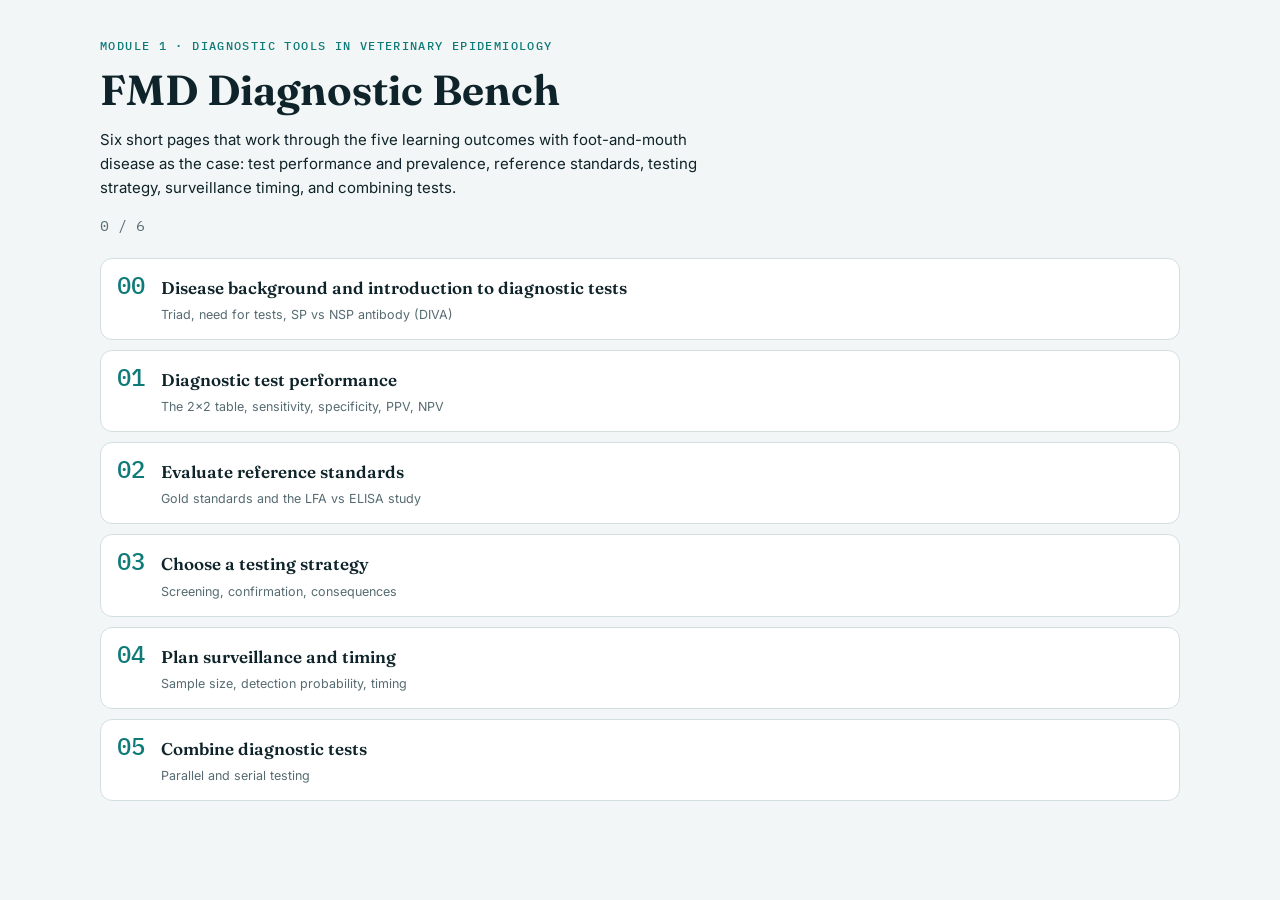
<file: index.html>
<!doctype html>
<html lang="en">
<head>
<meta charset="utf-8">
<meta name="viewport" content="width=device-width,initial-scale=1,viewport-fit=cover">
<title>FMD Diagnostic Bench</title>
<meta name="description" content="Module 1: Consideration of diagnostic tools for the epidemiology approach, with foot-and-mouth disease as the case study.">
<link rel="preconnect" href="https://fonts.googleapis.com">
<link rel="preconnect" href="https://fonts.gstatic.com" crossorigin>
<link rel="stylesheet" href="https://fonts.googleapis.com/css2?family=Fraunces:opsz,wght@9..144,500;9..144,650&family=Inter:wght@400;500;600&family=IBM+Plex+Mono:wght@400;500&display=swap">
<link rel="stylesheet" href="assets/style.css">
</head>
<body>
<div class="wrap">
<header class="home"><span class="eyebrow">Module 1 · Diagnostic tools in veterinary epidemiology</span><h1>FMD Diagnostic Bench</h1><p>Six short pages that work through the five learning outcomes with foot-and-mouth disease as the case: test performance and prevalence, reference standards, testing strategy, surveillance timing, and combining tests.</p><span class="prog mono muted" id="prog">0 / 7</span></header>
<ol class="toc"><li><a href="00-know-fmd.html" data-s="basics"><span class="n">00</span><b>Disease background and introduction to diagnostic tests</b><span class="ck" data-ck="basics"></span><small>Triad, need for tests, SP vs NSP antibody (DIVA)</small></a></li><li><a href="01-test-performance.html" data-s="lo1"><span class="n">01</span><b>Diagnostic test performance</b><span class="ck" data-ck="lo1"></span><small>The 2×2 table, sensitivity, specificity, PPV, NPV</small></a></li><li><a href="02-reference-standards.html" data-s="lo2"><span class="n">02</span><b>Evaluate reference standards</b><span class="ck" data-ck="lo2"></span><small>Gold standards and the LFA vs ELISA study</small></a></li><li><a href="03-testing-strategy.html" data-s="lo3"><span class="n">03</span><b>Choose a testing strategy</b><span class="ck" data-ck="lo3"></span><small>Screening, confirmation, consequences</small></a></li><li><a href="04-surveillance.html" data-s="lo4"><span class="n">04</span><b>Plan surveillance and timing</b><span class="ck" data-ck="lo4"></span><small>Sample size, detection probability, timing</small></a></li><li><a href="05-combining-tests.html" data-s="lo5"><span class="n">05</span><b>Combine diagnostic tests</b><span class="ck" data-ck="lo5"></span><small>Parallel and serial testing</small></a></li></ol>
</div>
<script src="assets/common.js"></script>
<script>initProgress();document.querySelectorAll("[data-ck]").forEach(e=>{const d=(function(){try{return JSON.parse(localStorage.getItem("fmd-done")||"[]")}catch(x){return[]}})();if(d.indexOf(e.dataset.ck)>-1)e.textContent="✓ done"});</script>
</body>
</html>
</file>
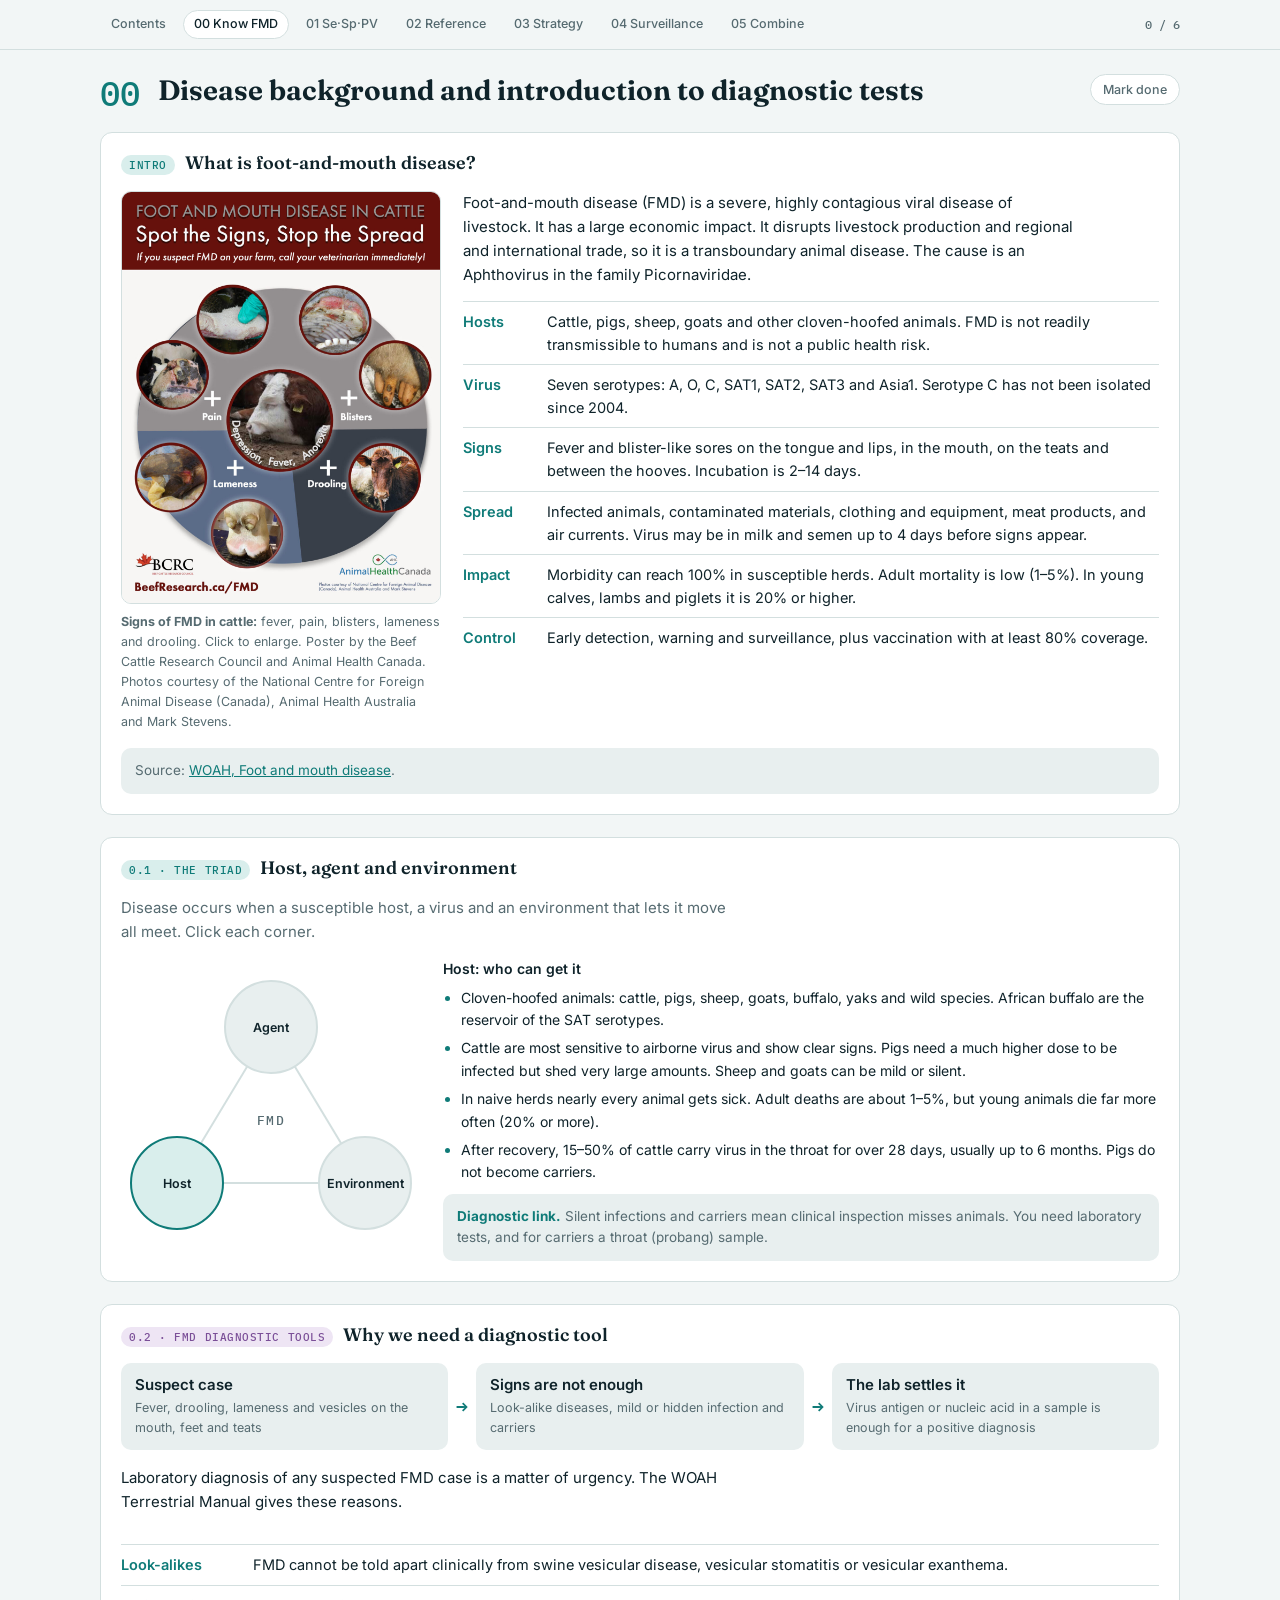
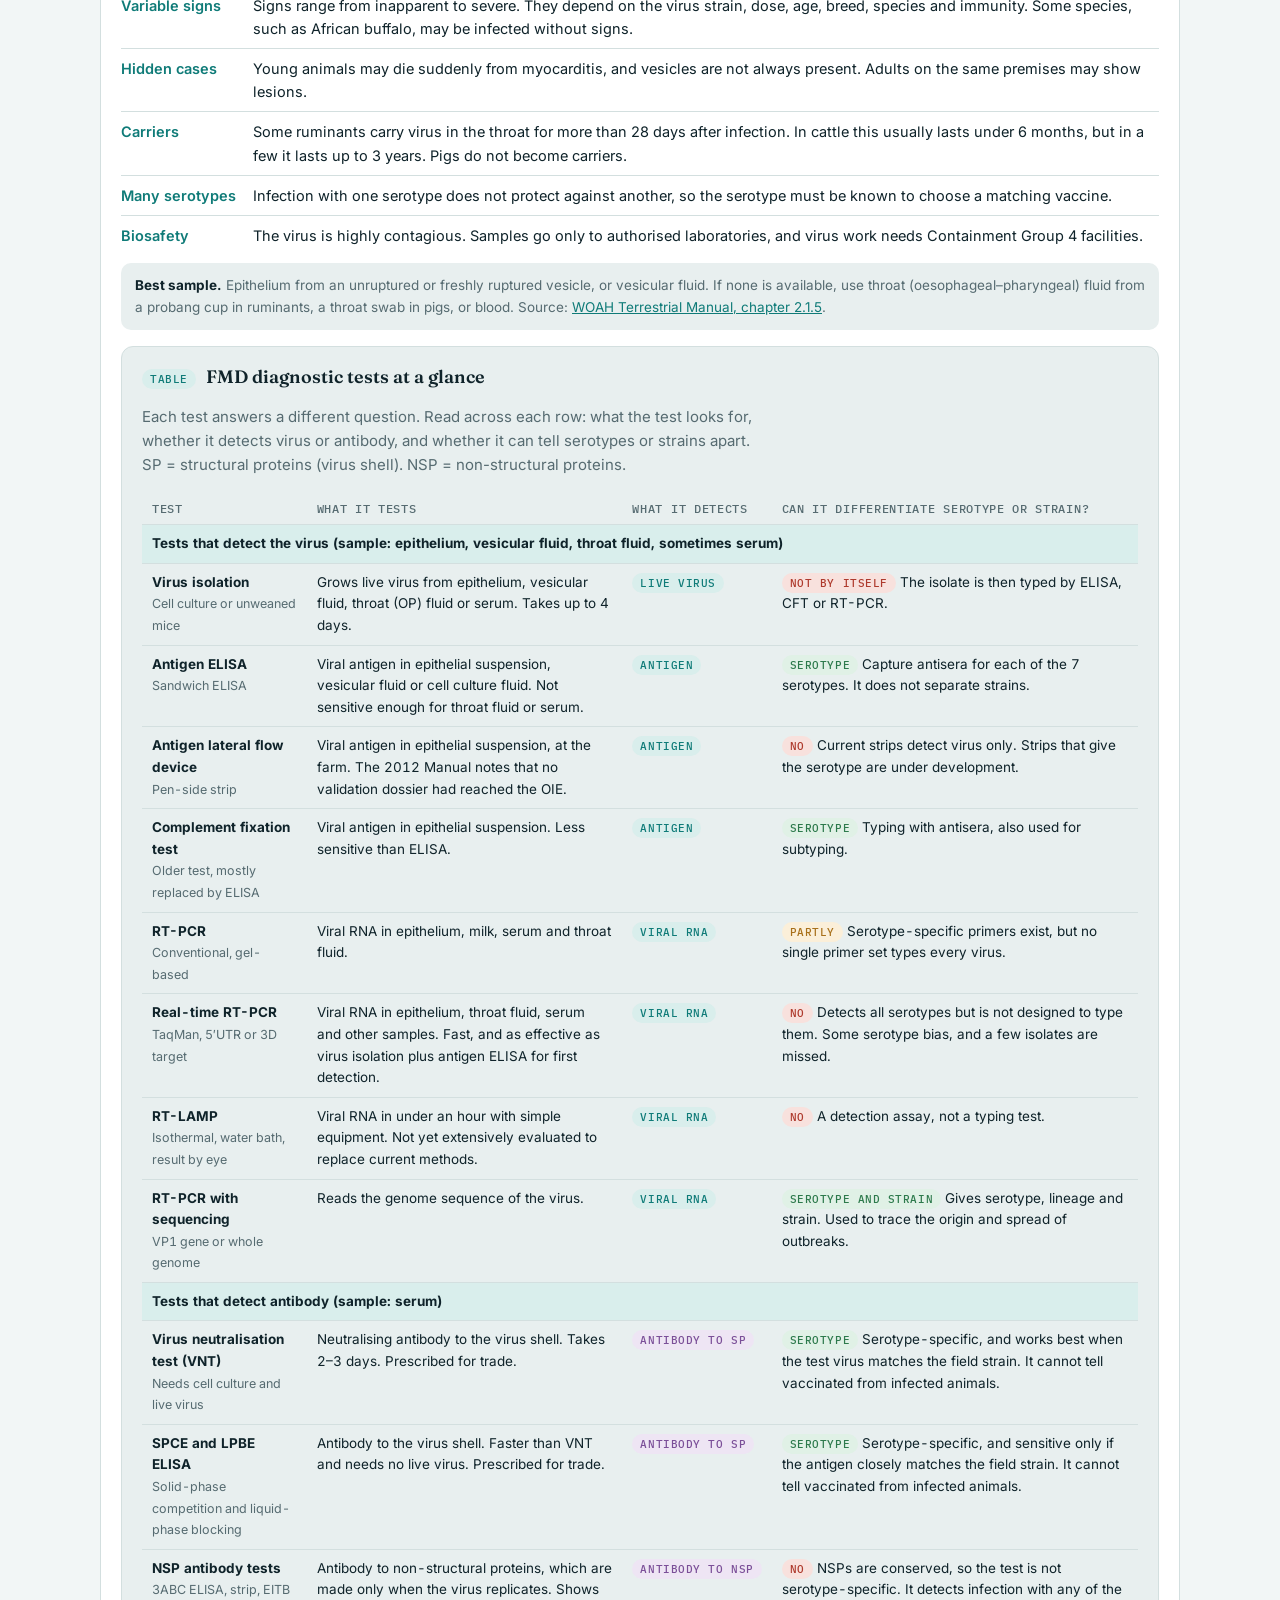
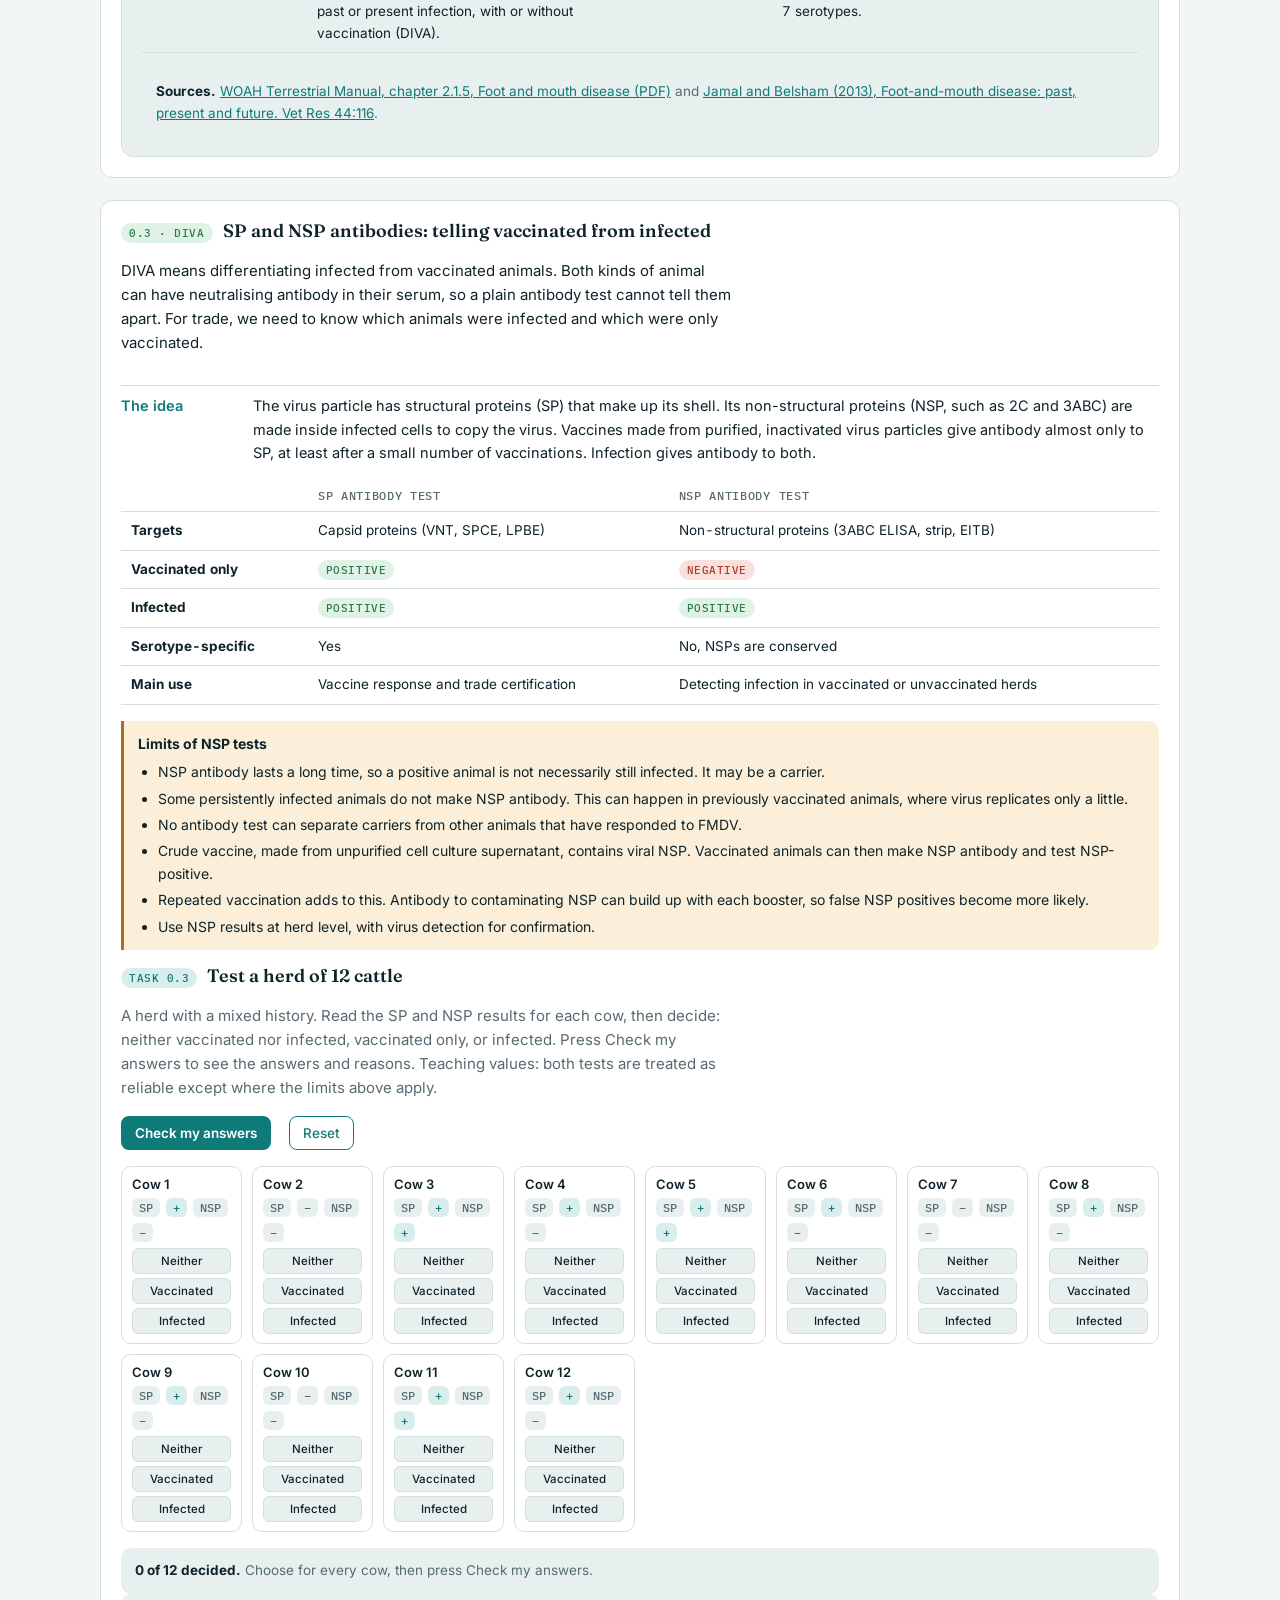
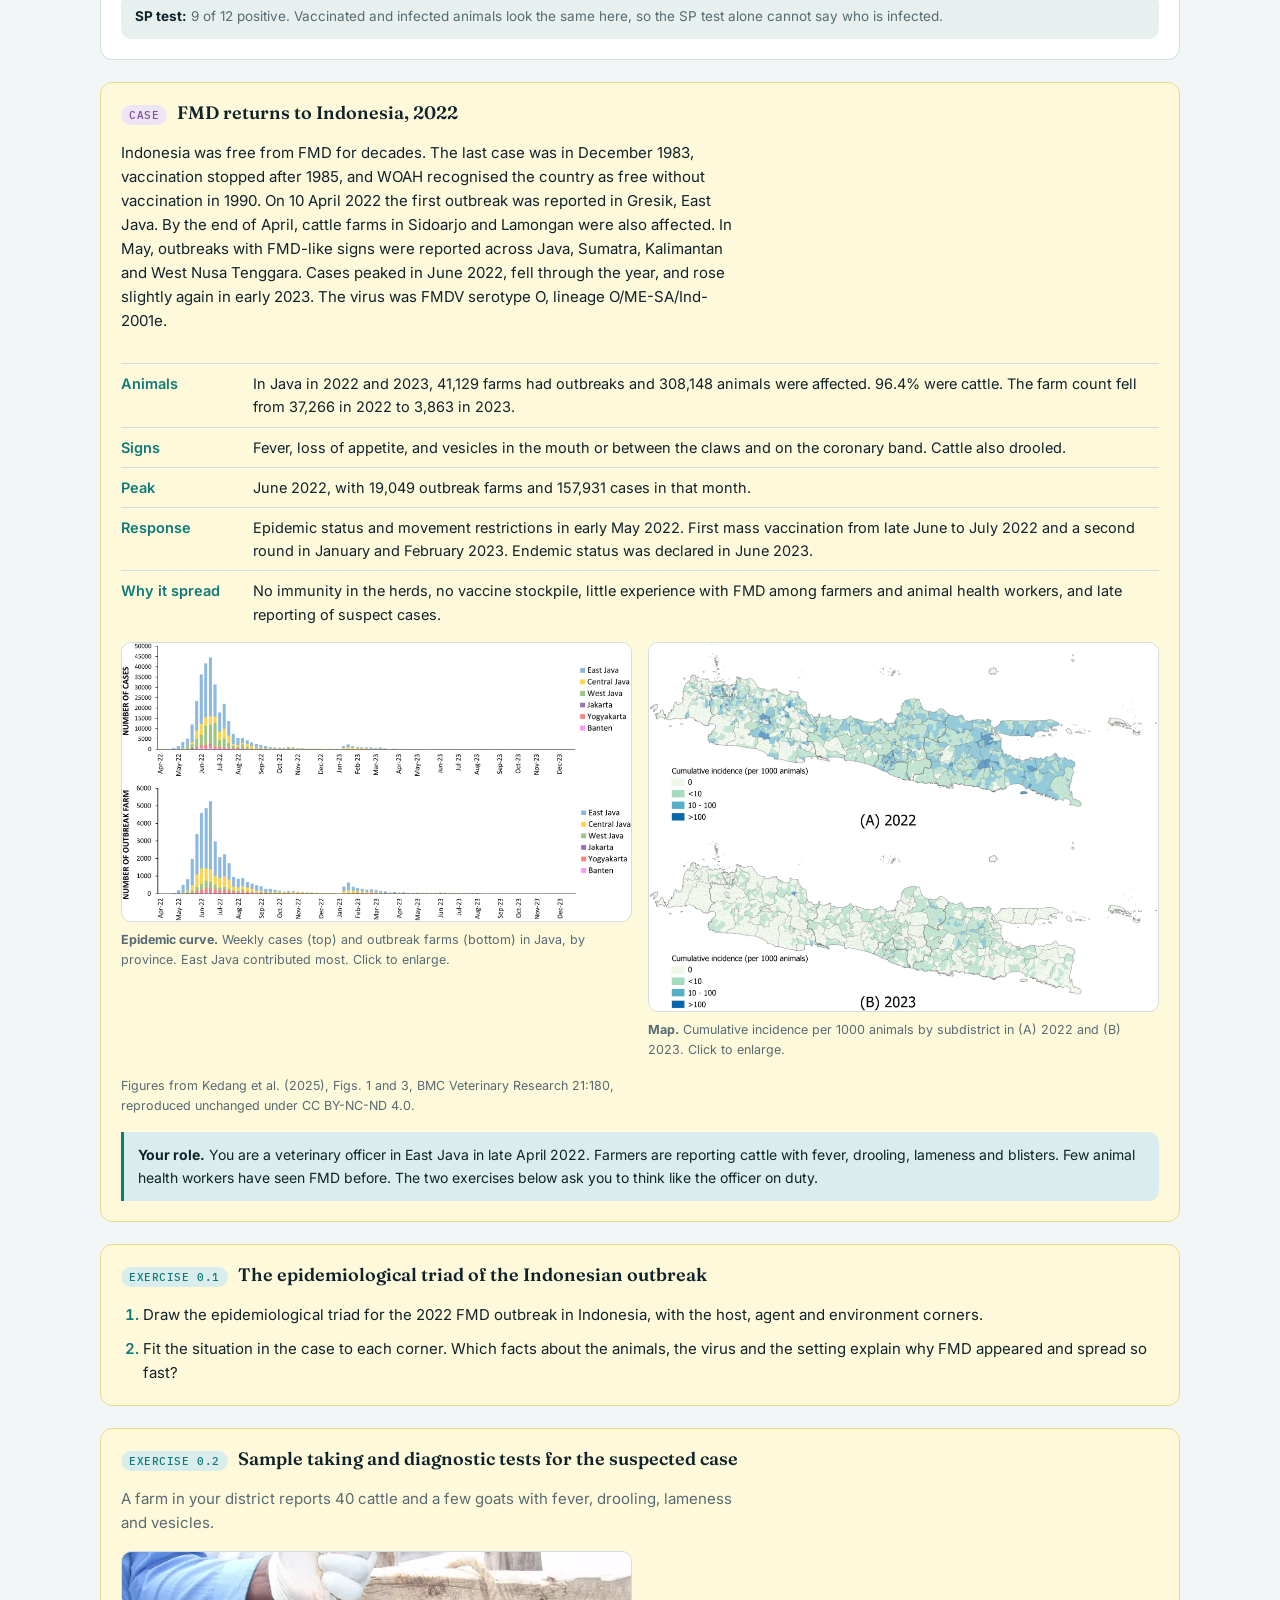
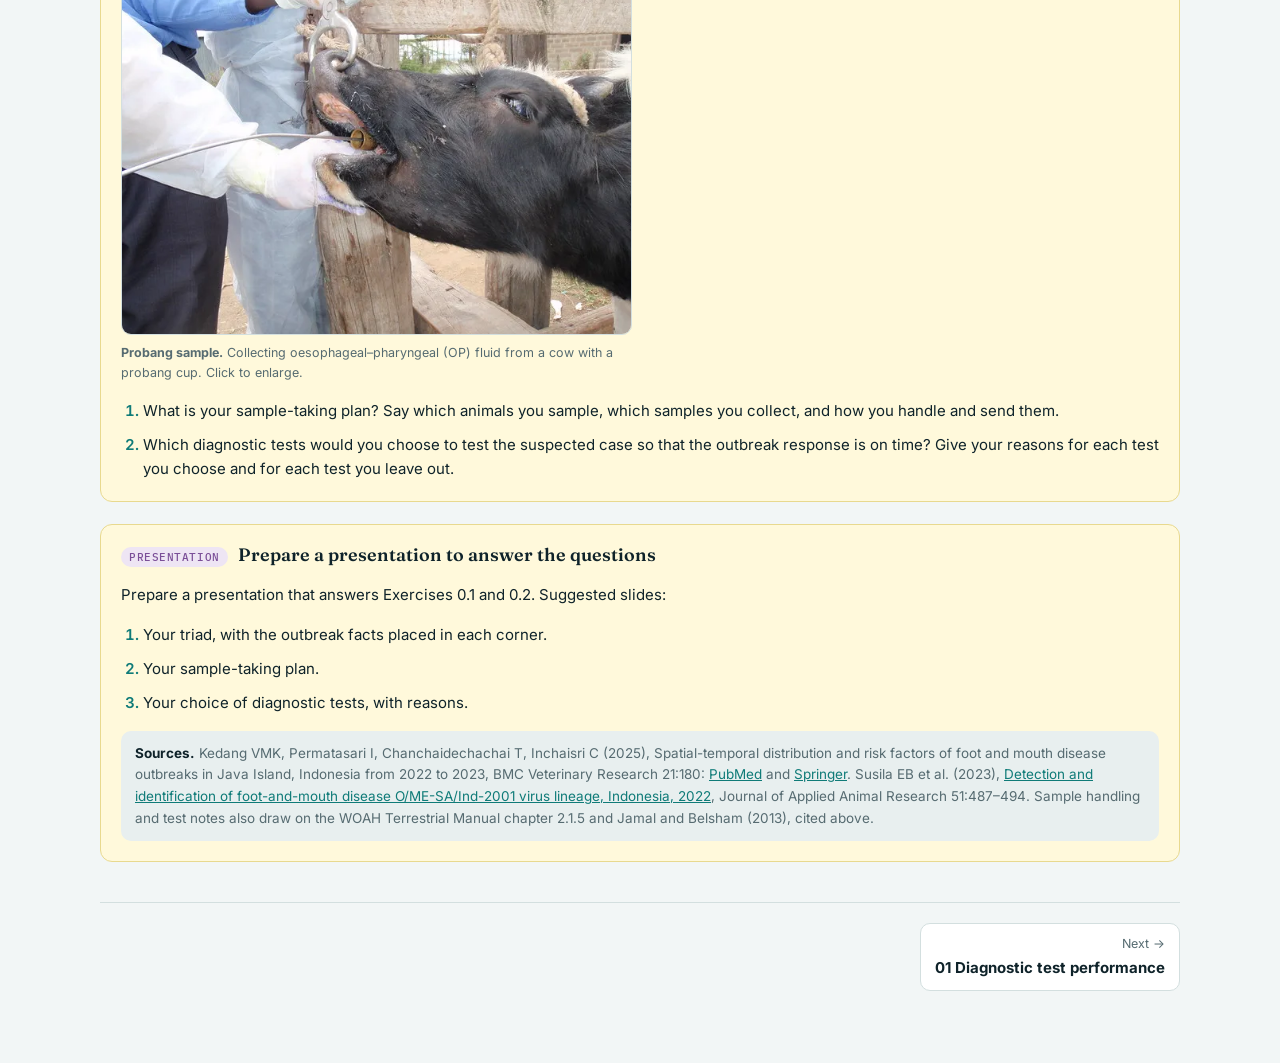
<file: 00-know-fmd.html>
<!doctype html>
<html lang="en">
<head>
<meta charset="utf-8">
<meta name="viewport" content="width=device-width,initial-scale=1,viewport-fit=cover">
<title>00 Disease background and introduction to diagnostic tests · FMD Diagnostic Bench</title>
<meta name="description" content="Disease background and introduction to diagnostic tests. Module 1, Diagnostic tools in veterinary epidemiology, with foot-and-mouth disease as the case.">
<link rel="preconnect" href="https://fonts.googleapis.com">
<link rel="preconnect" href="https://fonts.gstatic.com" crossorigin>
<link rel="stylesheet" href="https://fonts.googleapis.com/css2?family=Fraunces:opsz,wght@9..144,500;9..144,650&family=Inter:wght@400;500;600&family=IBM+Plex+Mono:wght@400;500&display=swap">
<link rel="stylesheet" href="assets/style.css">
<style>
.introgrid{display:grid;grid-template-columns:minmax(0,320px) minmax(0,1fr);gap:22px;align-items:start}
.intro figure{margin:0}
.intro figure img{width:100%;height:auto;display:block;border-radius:10px;border:1px solid var(--line)}
.intro figcaption{font-size:12.5px;color:var(--muted);margin-top:8px}
.facts{display:grid;gap:8px;margin:14px 0 0}
.facts>div{display:grid;grid-template-columns:72px minmax(0,1fr);gap:12px;border-top:1px solid var(--line);padding-top:8px;font-size:14.5px}
.facts dt{font-weight:600;color:var(--accent)}
.facts dd{margin:0}
.dg{display:grid;gap:4px}
.dc{font:500 11.5px var(--body);color:var(--ink);background:var(--sunk);border:1px solid var(--line);border-radius:6px;padding:5px 6px;cursor:pointer;text-align:center}
.dc:disabled{cursor:default;opacity:.6}
.dc[aria-pressed="true"]{background:var(--accent-soft);border-color:var(--accent);opacity:1}
.dc.right{background:var(--good-soft);border-color:var(--good);opacity:1}
.dc.wrong{background:var(--crit-soft);border-color:var(--crit);opacity:1}
.an.ok{border-color:var(--good);background:var(--good-soft)}
.an.bad{border-color:var(--crit);background:var(--crit-soft)}
:root{--cx:#FFF9DB;--cxl:#E8D98F}
@media (prefers-color-scheme:dark){:root:not([data-theme="light"]){--cx:#2B2812;--cxl:#5A5224}}
:root[data-theme="dark"]{--cx:#2B2812;--cxl:#5A5224}
#case,#ex1,#ex2,#present{background:var(--cx);border-color:var(--cxl)}
.figs{display:grid;grid-template-columns:repeat(2,minmax(0,1fr));gap:16px;align-items:start}
.figs figure{margin:0}
.figs img{width:100%;height:auto;display:block;border:1px solid var(--line);border-radius:10px;background:#fff}
.figs figcaption,.figsrc{font-size:12.5px;color:var(--muted);margin-top:8px}
.figsrc{margin:0}
.q{margin:0;padding-left:22px;display:grid;gap:10px;font-size:15px}
.q li::marker{color:var(--accent);font-weight:600}
@media (max-width:760px){.figs{grid-template-columns:1fr}}
.callout ul{margin:6px 0 0;padding-left:20px;display:grid;gap:4px}
.facts.wide>div{grid-template-columns:120px minmax(0,1fr)}
@media (max-width:760px){.introgrid{grid-template-columns:1fr}.facts>div,.facts.wide>div{grid-template-columns:96px minmax(0,1fr)}}
</style>
</head>
<body>
<nav class="top" aria-label="Sections"><div class="wrap" id="nav"><a href="index.html">Contents</a><a href="00-know-fmd.html" data-s="basics" aria-current="page">00 Know FMD</a><a href="01-test-performance.html" data-s="lo1">01 Se·Sp·PV</a><a href="02-reference-standards.html" data-s="lo2">02 Reference</a><a href="03-testing-strategy.html" data-s="lo3">03 Strategy</a><a href="04-surveillance.html" data-s="lo4">04 Surveillance</a><a href="05-combining-tests.html" data-s="lo5">05 Combine</a><span class="prog" id="prog">0 / 7</span></div></nav>
<div class="wrap">
<section class="lo" id="basics">
  <div class="lohead"><span class="lonum">00</span><h1>Disease background and introduction to diagnostic tests</h1><button class="donebtn" data-sec="basics" aria-pressed="false" type="button">Mark done</button></div>

  <div class="panel chap intro">
    <div class="step"><span class="tag v">Intro</span><h3>What is foot-and-mouth disease?</h3></div>
    <div class="introgrid">
      <figure>
        <a href="photos/Foot-and-Mouth-Disease-Cinical-Signs-FINAL-poster-1187x1536.jpg" target="_blank" rel="noopener"><img src="photos/Foot-and-Mouth-Disease-Cinical-Signs-FINAL-poster-1187x1536.jpg" width="1187" height="1536" loading="lazy" alt="Poster of FMD signs in cattle. Fever, depression and anorexia sit at the centre. Around them are photos of mouth and nose lesions (pain), blisters on the tongue, dental pad and teats, foot lesions (lameness) and a drooling calf."></a>
        <figcaption><b>Signs of FMD in cattle:</b> fever, pain, blisters, lameness and drooling. Click to enlarge. Poster by the Beef Cattle Research Council and Animal Health Canada. Photos courtesy of the National Centre for Foreign Animal Disease (Canada), Animal Health Australia and Mark Stevens.</figcaption>
      </figure>
      <div>
        <p>Foot-and-mouth disease (FMD) is a severe, highly contagious viral disease of livestock. It has a large economic impact. It disrupts livestock production and regional and international trade, so it is a transboundary animal disease. The cause is an Aphthovirus in the family Picornaviridae.</p>
        <dl class="facts">
          <div><dt>Hosts</dt><dd>Cattle, pigs, sheep, goats and other cloven-hoofed animals. FMD is not readily transmissible to humans and is not a public health risk.</dd></div>
          <div><dt>Virus</dt><dd>Seven serotypes: A, O, C, SAT1, SAT2, SAT3 and Asia1. Serotype C has not been isolated since 2004.</dd></div>
          <div><dt>Signs</dt><dd>Fever and blister-like sores on the tongue and lips, in the mouth, on the teats and between the hooves. Incubation is 2–14 days.</dd></div>
          <div><dt>Spread</dt><dd>Infected animals, contaminated materials, clothing and equipment, meat products, and air currents. Virus may be in milk and semen up to 4 days before signs appear.</dd></div>
          <div><dt>Impact</dt><dd>Morbidity can reach 100% in susceptible herds. Adult mortality is low (1–5%). In young calves, lambs and piglets it is 20% or higher.</dd></div>
          <div><dt>Control</dt><dd>Early detection, warning and surveillance, plus vaccination with at least 80% coverage.</dd></div>
        </dl>
      </div>
    </div>
    <p class="note">Source: <a href="https://www.woah.org/en/disease/foot-and-mouth-disease/" target="_blank" rel="noopener">WOAH, Foot and mouth disease</a>.</p>
  </div>

  <div class="panel chap">
    <div class="step"><span class="tag v">0.1 · The triad</span><h3>Host, agent and environment</h3></div>
    <p class="muted">Disease occurs when a susceptible host, a virus and an environment that lets it move all meet. Click each corner.</p>
    <div class="tri">
      <svg id="triSvg" viewBox="0 0 300 270" role="group" aria-label="Epidemiological triad for FMD: host, agent, environment">
        <line class="edge" x1="150" y1="52" x2="56" y2="208"/><line class="edge" x1="150" y1="52" x2="244" y2="208"/><line class="edge" x1="56" y1="208" x2="244" y2="208"/>
        <text x="150" y="150" text-anchor="middle" class="ctr">FMD</text>
        <g class="nd" data-k="agent" role="button" tabindex="0" aria-pressed="false" aria-label="Agent"><circle cx="150" cy="52" r="46"/><text x="150" y="57">Agent</text></g>
        <g class="nd" data-k="host" role="button" tabindex="0" aria-pressed="true" aria-label="Host"><circle cx="56" cy="208" r="46"/><text x="56" y="213">Host</text></g>
        <g class="nd" data-k="env" role="button" tabindex="0" aria-pressed="false" aria-label="Environment"><circle cx="244" cy="208" r="46"/><text x="244" y="213">Environment</text></g>
      </svg>
      <div class="tdet" id="triOut" aria-live="polite"></div>
    </div>
  </div>

  <div class="panel chap">
    <div class="step"><span class="tag a">0.2 · FMD diagnostic tools</span><h3>Why we need a diagnostic tool</h3></div>
    <div class="flow txt">
      <div class="box"><b>Suspect case</b><small>Fever, drooling, lameness and vesicles on the mouth, feet and teats</small></div><div class="arr">→</div>
      <div class="box"><b>Signs are not enough</b><small>Look-alike diseases, mild or hidden infection and carriers</small></div><div class="arr">→</div>
      <div class="box"><b>The lab settles it</b><small>Virus antigen or nucleic acid in a sample is enough for a positive diagnosis</small></div>
    </div>
    <p>Laboratory diagnosis of any suspected FMD case is a matter of urgency. The WOAH Terrestrial Manual gives these reasons.</p>
    <dl class="facts wide">
      <div><dt>Look-alikes</dt><dd>FMD cannot be told apart clinically from swine vesicular disease, vesicular stomatitis or vesicular exanthema.</dd></div>
      <div><dt>Variable signs</dt><dd>Signs range from inapparent to severe. They depend on the virus strain, dose, age, breed, species and immunity. Some species, such as African buffalo, may be infected without signs.</dd></div>
      <div><dt>Hidden cases</dt><dd>Young animals may die suddenly from myocarditis, and vesicles are not always present. Adults on the same premises may show lesions.</dd></div>
      <div><dt>Carriers</dt><dd>Some ruminants carry virus in the throat for more than 28 days after infection. In cattle this usually lasts under 6 months, but in a few it lasts up to 3 years. Pigs do not become carriers.</dd></div>
      <div><dt>Many serotypes</dt><dd>Infection with one serotype does not protect against another, so the serotype must be known to choose a matching vaccine.</dd></div>
      <div><dt>Biosafety</dt><dd>The virus is highly contagious. Samples go only to authorised laboratories, and virus work needs Containment Group 4 facilities.</dd></div>
    </dl>
    <p class="note"><b>Best sample.</b> Epithelium from an unruptured or freshly ruptured vesicle, or vesicular fluid. If none is available, use throat (oesophageal–pharyngeal) fluid from a probang cup in ruminants, a throat swab in pigs, or blood. Source: <a href="https://www.woah.org/fileadmin/Home/eng/Animal_Health_in_the_World/docs/pdf/2.01.05_FMD.pdf" target="_blank" rel="noopener">WOAH Terrestrial Manual, chapter 2.1.5</a>.</p>
    <div class="panel" id="expl" style="background:var(--sunk)">
      <div class="step"><span class="tag v">Table</span><h3>FMD diagnostic tests at a glance</h3></div>
      <p class="muted">Each test answers a different question. Read across each row: what the test looks for, whether it detects virus or antibody, and whether it can tell serotypes or strains apart. SP = structural proteins (virus shell). NSP = non-structural proteins.</p>
      <div class="tw"><table class="labt"><thead><tr><th>Test</th><th>What it tests</th><th>What it detects</th><th>Can it differentiate serotype or strain?</th></tr></thead><tbody>
        <tr><td colspan="4" style="background:var(--accent-soft)"><b>Tests that detect the virus (sample: epithelium, vesicular fluid, throat fluid, sometimes serum)</b></td></tr>
        <tr><td><b>Virus isolation</b><br><small class="muted">Cell culture or unweaned mice</small></td><td>Grows live virus from epithelium, vesicular fluid, throat (OP) fluid or serum. Takes up to 4 days.</td><td><span class="tag v">Live virus</span></td><td><span class="tag x">Not by itself</span> The isolate is then typed by ELISA, CFT or RT-PCR.</td></tr>
        <tr><td><b>Antigen ELISA</b><br><small class="muted">Sandwich ELISA</small></td><td>Viral antigen in epithelial suspension, vesicular fluid or cell culture fluid. Not sensitive enough for throat fluid or serum.</td><td><span class="tag v">Antigen</span></td><td><span class="tag ok">Serotype</span> Capture antisera for each of the 7 serotypes. It does not separate strains.</td></tr>
        <tr><td><b>Antigen lateral flow device</b><br><small class="muted">Pen-side strip</small></td><td>Viral antigen in epithelial suspension, at the farm. The 2012 Manual notes that no validation dossier had reached the OIE.</td><td><span class="tag v">Antigen</span></td><td><span class="tag x">No</span> Current strips detect virus only. Strips that give the serotype are under development.</td></tr>
        <tr><td><b>Complement fixation test</b><br><small class="muted">Older test, mostly replaced by ELISA</small></td><td>Viral antigen in epithelial suspension. Less sensitive than ELISA.</td><td><span class="tag v">Antigen</span></td><td><span class="tag ok">Serotype</span> Typing with antisera, also used for subtyping.</td></tr>
        <tr><td><b>RT-PCR</b><br><small class="muted">Conventional, gel-based</small></td><td>Viral RNA in epithelium, milk, serum and throat fluid.</td><td><span class="tag v">Viral RNA</span></td><td><span class="tag w">Partly</span> Serotype-specific primers exist, but no single primer set types every virus.</td></tr>
        <tr><td><b>Real-time RT-PCR</b><br><small class="muted">TaqMan, 5′UTR or 3D target</small></td><td>Viral RNA in epithelium, throat fluid, serum and other samples. Fast, and as effective as virus isolation plus antigen ELISA for first detection.</td><td><span class="tag v">Viral RNA</span></td><td><span class="tag x">No</span> Detects all serotypes but is not designed to type them. Some serotype bias, and a few isolates are missed.</td></tr>
        <tr><td><b>RT-LAMP</b><br><small class="muted">Isothermal, water bath, result by eye</small></td><td>Viral RNA in under an hour with simple equipment. Not yet extensively evaluated to replace current methods.</td><td><span class="tag v">Viral RNA</span></td><td><span class="tag x">No</span> A detection assay, not a typing test.</td></tr>
        <tr><td><b>RT-PCR with sequencing</b><br><small class="muted">VP1 gene or whole genome</small></td><td>Reads the genome sequence of the virus.</td><td><span class="tag v">Viral RNA</span></td><td><span class="tag ok">Serotype and strain</span> Gives serotype, lineage and strain. Used to trace the origin and spread of outbreaks.</td></tr>
        <tr><td colspan="4" style="background:var(--accent-soft)"><b>Tests that detect antibody (sample: serum)</b></td></tr>
        <tr><td><b>Virus neutralisation test (VNT)</b><br><small class="muted">Needs cell culture and live virus</small></td><td>Neutralising antibody to the virus shell. Takes 2–3 days. Prescribed for trade.</td><td><span class="tag a">Antibody to SP</span></td><td><span class="tag ok">Serotype</span> Serotype-specific, and works best when the test virus matches the field strain. It cannot tell vaccinated from infected animals.</td></tr>
        <tr><td><b>SPCE and LPBE ELISA</b><br><small class="muted">Solid-phase competition and liquid-phase blocking</small></td><td>Antibody to the virus shell. Faster than VNT and needs no live virus. Prescribed for trade.</td><td><span class="tag a">Antibody to SP</span></td><td><span class="tag ok">Serotype</span> Serotype-specific, and sensitive only if the antigen closely matches the field strain. It cannot tell vaccinated from infected animals.</td></tr>
        <tr><td><b>NSP antibody tests</b><br><small class="muted">3ABC ELISA, strip, EITB</small></td><td>Antibody to non-structural proteins, which are made only when the virus replicates. Shows past or present infection, with or without vaccination (DIVA).</td><td><span class="tag a">Antibody to NSP</span></td><td><span class="tag x">No</span> NSPs are conserved, so the test is not serotype-specific. It detects infection with any of the 7 serotypes.</td></tr>
      </tbody></table></div>
      <p class="note"><b>Sources.</b> <a href="https://www.woah.org/fileadmin/Home/eng/Animal_Health_in_the_World/docs/pdf/2.01.05_FMD.pdf" target="_blank" rel="noopener">WOAH Terrestrial Manual, chapter 2.1.5, Foot and mouth disease (PDF)</a> and <a href="https://link.springer.com/article/10.1186/1297-9716-44-116" target="_blank" rel="noopener">Jamal and Belsham (2013), Foot-and-mouth disease: past, present and future. Vet Res 44:116</a>.</p>
    </div>
  </div>

  <div class="panel chap">
    <div class="step"><span class="tag ok">0.3 · DIVA</span><h3>SP and NSP antibodies: telling vaccinated from infected</h3></div>
    <p>DIVA means differentiating infected from vaccinated animals. Both kinds of animal can have neutralising antibody in their serum, so a plain antibody test cannot tell them apart. For trade, we need to know which animals were infected and which were only vaccinated.</p>
    <dl class="facts wide">
      <div><dt>The idea</dt><dd>The virus particle has structural proteins (SP) that make up its shell. Its non-structural proteins (NSP, such as 2C and 3ABC) are made inside infected cells to copy the virus. Vaccines made from purified, inactivated virus particles give antibody almost only to SP, at least after a small number of vaccinations. Infection gives antibody to both.</dd></div>
    </dl>
    <div class="tw"><table class="labt"><thead><tr><th></th><th>SP antibody test</th><th>NSP antibody test</th></tr></thead><tbody>
      <tr><td><b>Targets</b></td><td>Capsid proteins (VNT, SPCE, LPBE)</td><td>Non-structural proteins (3ABC ELISA, strip, EITB)</td></tr>
      <tr><td><b>Vaccinated only</b></td><td><span class="tag ok">Positive</span></td><td><span class="tag x">Negative</span></td></tr>
      <tr><td><b>Infected</b></td><td><span class="tag ok">Positive</span></td><td><span class="tag ok">Positive</span></td></tr>
      <tr><td><b>Serotype-specific</b></td><td>Yes</td><td>No, NSPs are conserved</td></tr>
      <tr><td><b>Main use</b></td><td>Vaccine response and trade certification</td><td>Detecting infection in vaccinated or unvaccinated herds</td></tr>
    </tbody></table></div>
    <div class="callout"><b>Limits of NSP tests</b>
      <ul>
        <li>NSP antibody lasts a long time, so a positive animal is not necessarily still infected. It may be a carrier.</li>
        <li>Some persistently infected animals do not make NSP antibody. This can happen in previously vaccinated animals, where virus replicates only a little.</li>
        <li>No antibody test can separate carriers from other animals that have responded to FMDV.</li>
        <li>Crude vaccine, made from unpurified cell culture supernatant, contains viral NSP. Vaccinated animals can then make NSP antibody and test NSP-positive.</li>
        <li>Repeated vaccination adds to this. Antibody to contaminating NSP can build up with each booster, so false NSP positives become more likely.</li>
        <li>Use NSP results at herd level, with virus detection for confirmation.</li>
      </ul>
    </div>
    <div class="step"><span class="tag v">Task 0.3</span><h3>Test a herd of 12 cattle</h3></div>
    <p class="muted">A herd with a mixed history. Read the SP and NSP results for each cow, then decide: neither vaccinated nor infected, vaccinated only, or infected. Press Check my answers to see the answers and reasons. Teaching values: both tests are treated as reliable except where the limits above apply.</p>
    <div class="controls"><button class="btn" type="button" id="checkH" disabled>Check my answers</button><button class="ghost" type="button" id="resetH">Reset</button></div>
    <div class="herd" id="herd"></div>
    <div id="herdOut" aria-live="polite"></div>
  </div>

  <div class="panel chap" id="case">
    <div class="step"><span class="tag a">Case</span><h3>FMD returns to Indonesia, 2022</h3></div>
    <p>Indonesia was free from FMD for decades. The last case was in December 1983, vaccination stopped after 1985, and WOAH recognised the country as free without vaccination in 1990. On 10 April 2022 the first outbreak was reported in Gresik, East Java. By the end of April, cattle farms in Sidoarjo and Lamongan were also affected. In May, outbreaks with FMD-like signs were reported across Java, Sumatra, Kalimantan and West Nusa Tenggara. Cases peaked in June 2022, fell through the year, and rose slightly again in early 2023. The virus was FMDV serotype O, lineage O/ME-SA/Ind-2001e.</p>
    <dl class="facts wide">
      <div><dt>Animals</dt><dd>In Java in 2022 and 2023, 41,129 farms had outbreaks and 308,148 animals were affected. 96.4% were cattle. The farm count fell from 37,266 in 2022 to 3,863 in 2023.</dd></div>
      <div><dt>Signs</dt><dd>Fever, loss of appetite, and vesicles in the mouth or between the claws and on the coronary band. Cattle also drooled.</dd></div>
      <div><dt>Peak</dt><dd>June 2022, with 19,049 outbreak farms and 157,931 cases in that month.</dd></div>
      <div><dt>Response</dt><dd>Epidemic status and movement restrictions in early May 2022. First mass vaccination from late June to July 2022 and a second round in January and February 2023. Endemic status was declared in June 2023.</dd></div>
      <div><dt>Why it spread</dt><dd>No immunity in the herds, no vaccine stockpile, little experience with FMD among farmers and animal health workers, and late reporting of suspect cases.</dd></div>
    </dl>
    <div class="figs">
      <figure>
        <a href="photos/fmd-java-epidemic-curve-2022-2023.webp" target="_blank" rel="noopener"><img src="photos/fmd-java-epidemic-curve-2022-2023.webp" width="2008" height="1097" loading="lazy" alt="Two bar charts of weekly FMD in Java from April 2022 to December 2023, stacked by province. Cases peak at about 45,000 in June 2022 and outbreak farms at about 5,300. A small second rise appears in January and February 2023."></a>
        <figcaption><b>Epidemic curve.</b> Weekly cases (top) and outbreak farms (bottom) in Java, by province. East Java contributed most. Click to enlarge.</figcaption>
      </figure>
      <figure>
        <a href="photos/fmd-java-cumulative-incidence-2022-2023.webp" target="_blank" rel="noopener"><img src="photos/fmd-java-cumulative-incidence-2022-2023.webp" width="2008" height="1454" loading="lazy" alt="Two maps of Java showing cumulative incidence of FMD per 1000 animals by subdistrict. In 2022 (A) most subdistricts are shaded, with the highest values in East Java and parts of West and Central Java. In 2023 (B) most subdistricts have zero or low incidence."></a>
        <figcaption><b>Map.</b> Cumulative incidence per 1000 animals by subdistrict in (A) 2022 and (B) 2023. Click to enlarge.</figcaption>
      </figure>
    </div>
    <p class="figsrc">Figures from Kedang et al. (2025), Figs. 1 and 3, BMC Veterinary Research 21:180, reproduced unchanged under CC BY-NC-ND 4.0.</p>
    <div class="callout" style="border-left-color:var(--accent);background:var(--accent-soft)"><b>Your role.</b> You are a veterinary officer in East Java in late April 2022. Farmers are reporting cattle with fever, drooling, lameness and blisters. Few animal health workers have seen FMD before. The two exercises below ask you to think like the officer on duty.</div>
  </div>

  <div class="panel chap" id="ex1">
    <div class="step"><span class="tag v">Exercise 0.1</span><h3>The epidemiological triad of the Indonesian outbreak</h3></div>
    <ol class="q">
      <li>Draw the epidemiological triad for the 2022 FMD outbreak in Indonesia, with the host, agent and environment corners.</li>
      <li>Fit the situation in the case to each corner. Which facts about the animals, the virus and the setting explain why FMD appeared and spread so fast?</li>
    </ol>
  </div>

  <div class="panel chap" id="ex2">
    <div class="step"><span class="tag v">Exercise 0.2</span><h3>Sample taking and diagnostic tests for the suspected case</h3></div>
    <p class="muted">A farm in your district reports 40 cattle and a few goats with fever, drooling, lameness and vesicles.</p>
    <div class="figs">
      <figure>
        <a href="photos/fmd-probang-oropharyngeal-sampling.webp" target="_blank" rel="noopener"><img src="photos/fmd-probang-oropharyngeal-sampling.webp" width="640" height="480" loading="lazy" alt="A handler in a gown and gloves holds a probang cup with oesophageal-pharyngeal fluid next to a black cow restrained with a nose ring at a wooden crush."></a>
        <figcaption><b>Probang sample.</b> Collecting oesophageal&ndash;pharyngeal (OP) fluid from a cow with a probang cup. Click to enlarge.</figcaption>
      </figure>
    </div>
    <ol class="q">
      <li>What is your sample-taking plan? Say which animals you sample, which samples you collect, and how you handle and send them.</li>
      <li>Which diagnostic tests would you choose to test the suspected case so that the outbreak response is on time? Give your reasons for each test you choose and for each test you leave out.</li>
    </ol>
  </div>

  <div class="panel chap" id="present">
    <div class="step"><span class="tag a">Presentation</span><h3>Prepare a presentation to answer the questions</h3></div>
    <p>Prepare a presentation that answers Exercises 0.1 and 0.2. Suggested slides:</p>
    <ol class="q">
      <li>Your triad, with the outbreak facts placed in each corner.</li>
      <li>Your sample-taking plan.</li>
      <li>Your choice of diagnostic tests, with reasons.</li>
    </ol>
    <p class="note"><b>Sources.</b> Kedang VMK, Permatasari I, Chanchaidechachai T, Inchaisri C (2025), Spatial-temporal distribution and risk factors of foot and mouth disease outbreaks in Java Island, Indonesia from 2022 to 2023, BMC Veterinary Research 21:180: <a href="https://pubmed.ncbi.nlm.nih.gov/40102856/" target="_blank" rel="noopener">PubMed</a> and <a href="https://link.springer.com/article/10.1186/s12917-025-04621-2" target="_blank" rel="noopener">Springer</a>. Susila EB et al. (2023), <a href="https://www.tandfonline.com/doi/full/10.1080/09712119.2023.2229414#abstract" target="_blank" rel="noopener">Detection and identification of foot-and-mouth disease O/ME-SA/Ind-2001 virus lineage, Indonesia, 2022</a>, Journal of Applied Animal Research 51:487–494. Sample handling and test notes also draw on the WOAH Terrestrial Manual chapter 2.1.5 and Jamal and Belsham (2013), cited above.</p>
  </div>
</section>

<div class="pager"><a class="nx" href="01-test-performance.html"><small>Next →</small><b>01 Diagnostic test performance</b></a></div>
</div>
<script src="assets/common.js"></script>
<script src="assets/s00.js"></script>
<script>initProgress();</script>
</body>
</html>
</file>
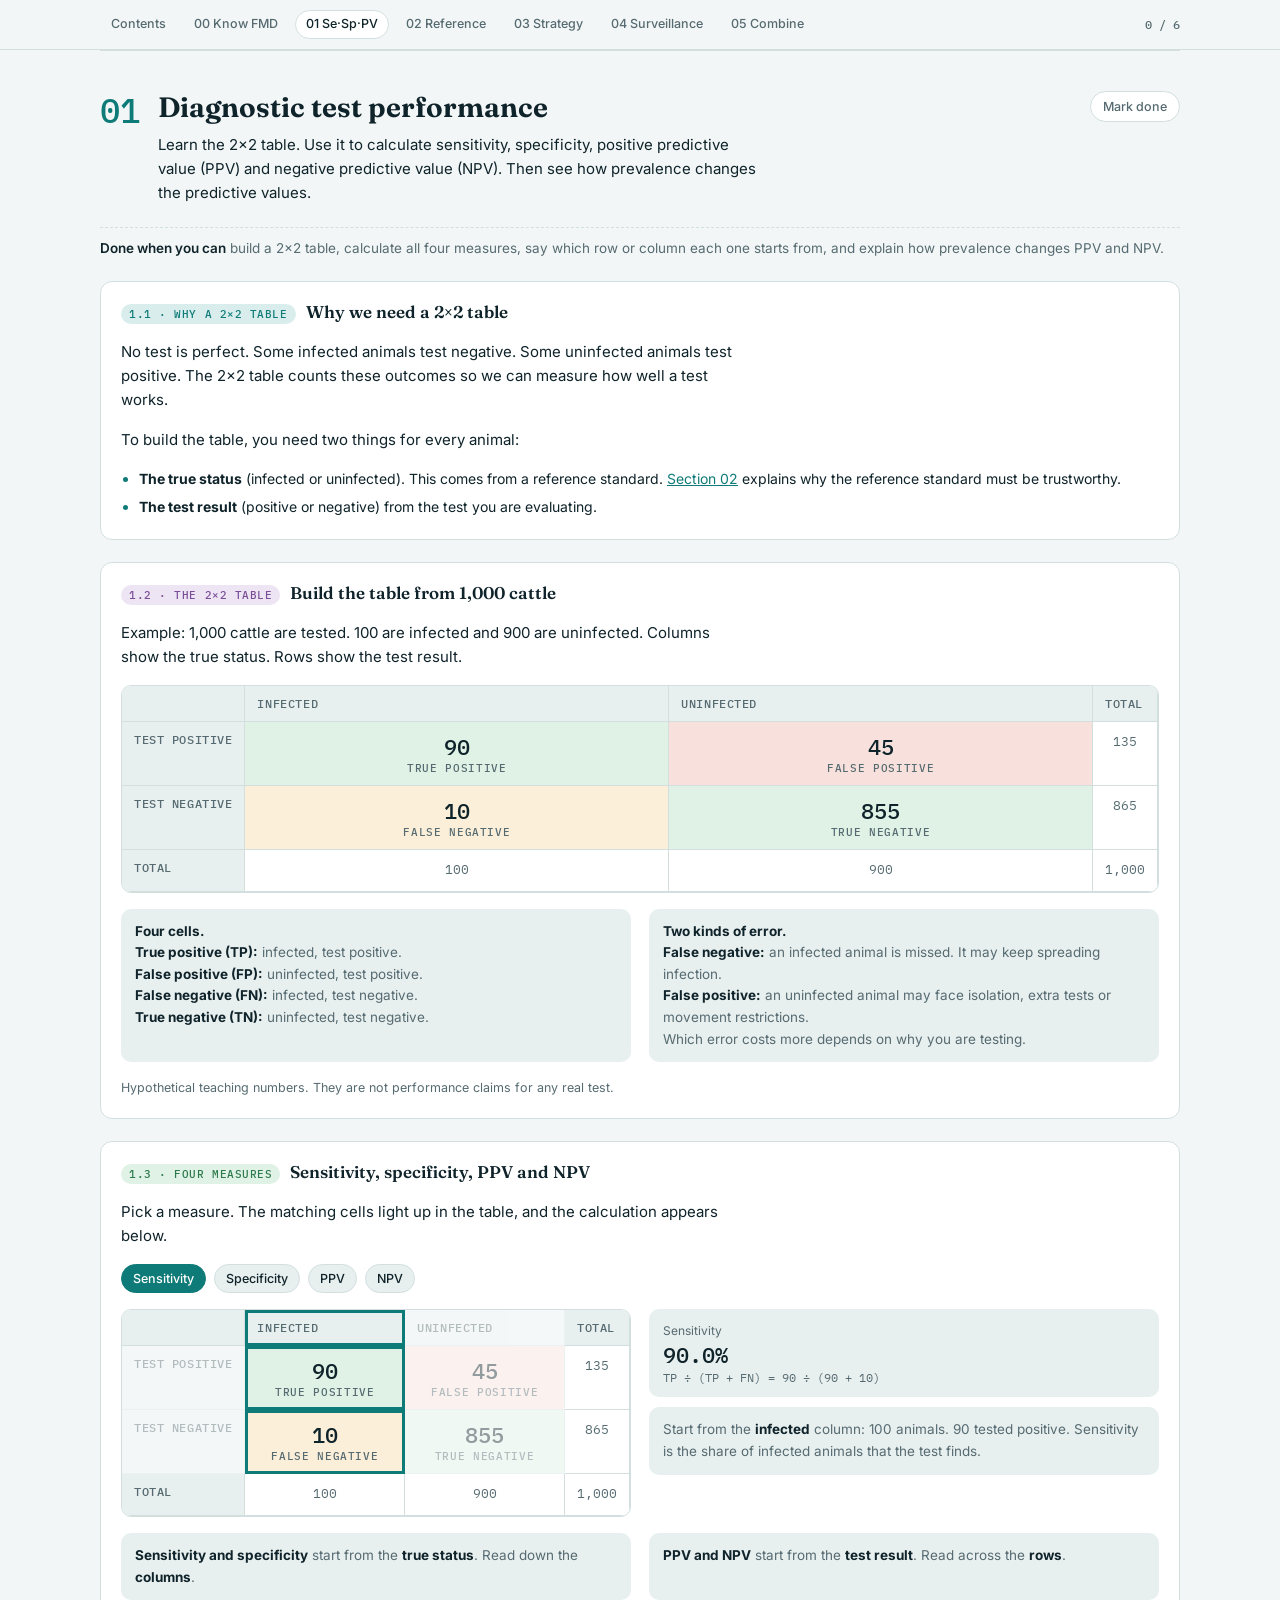
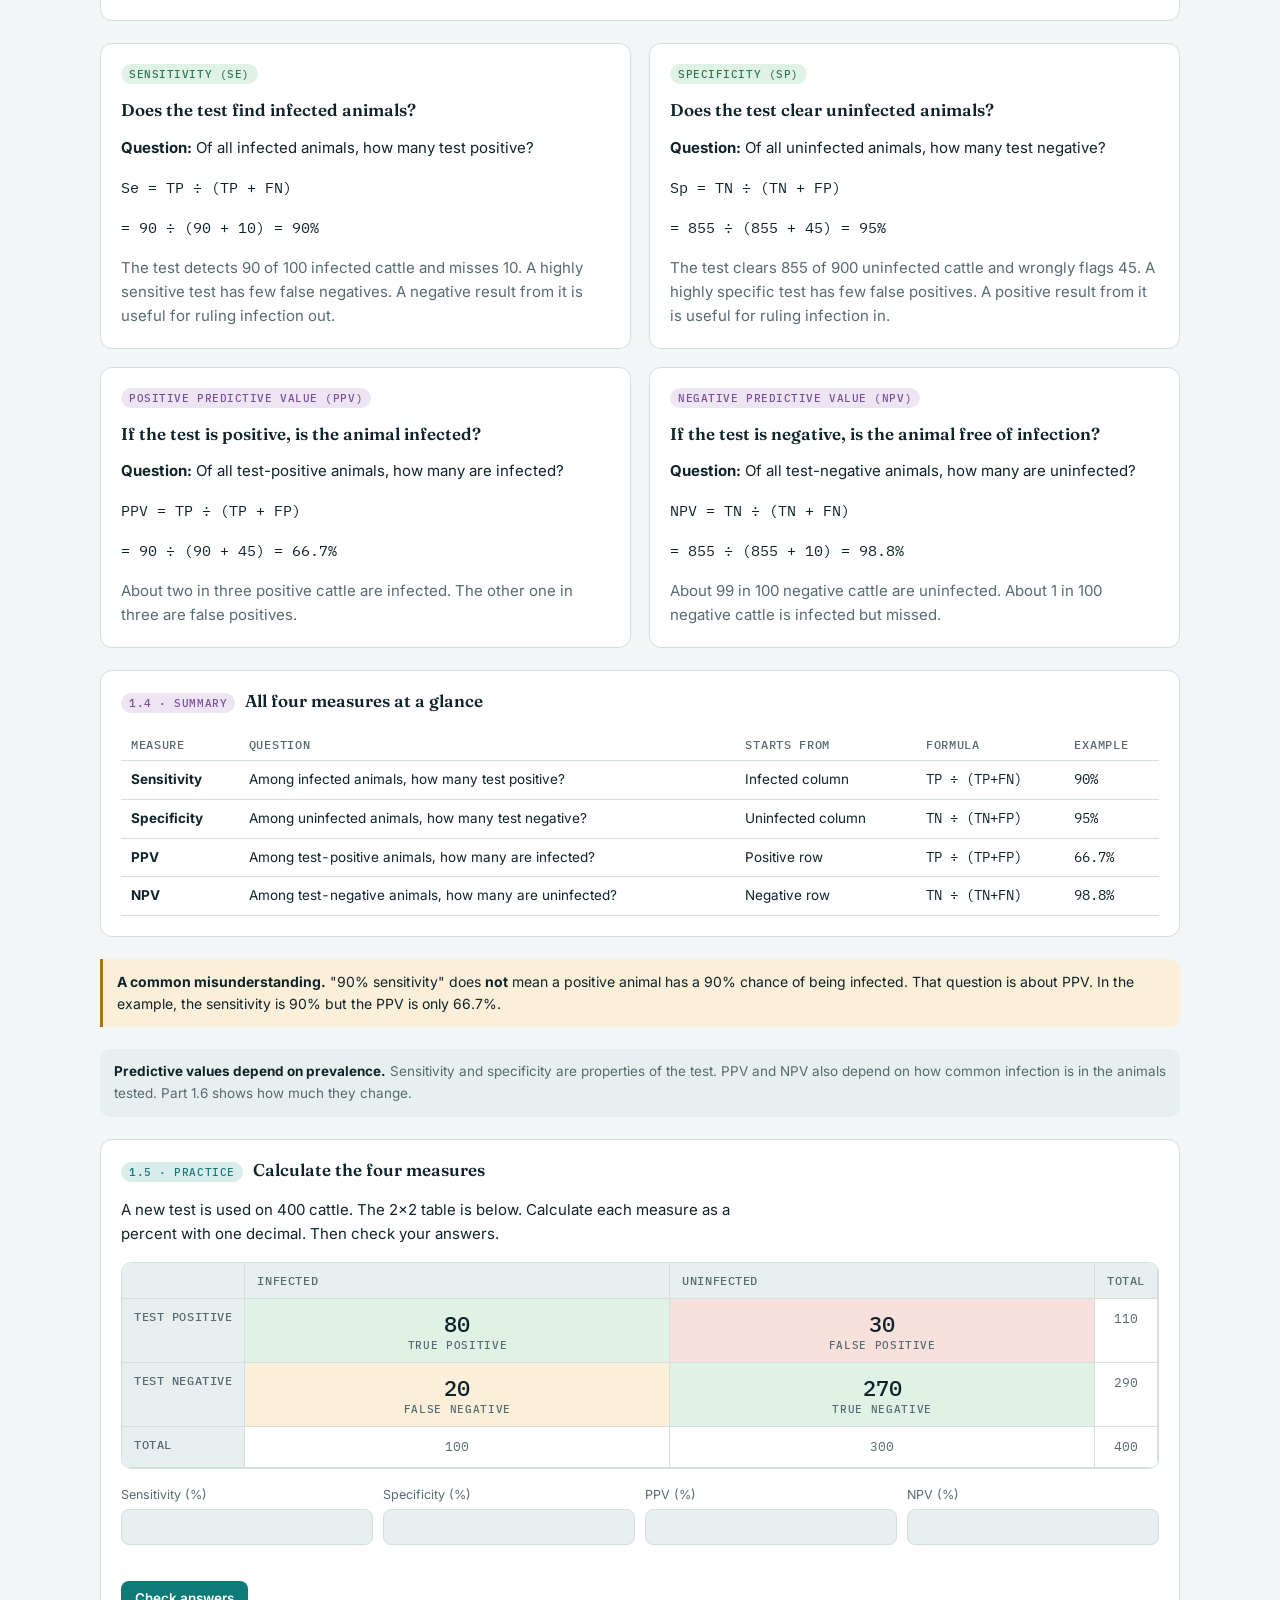
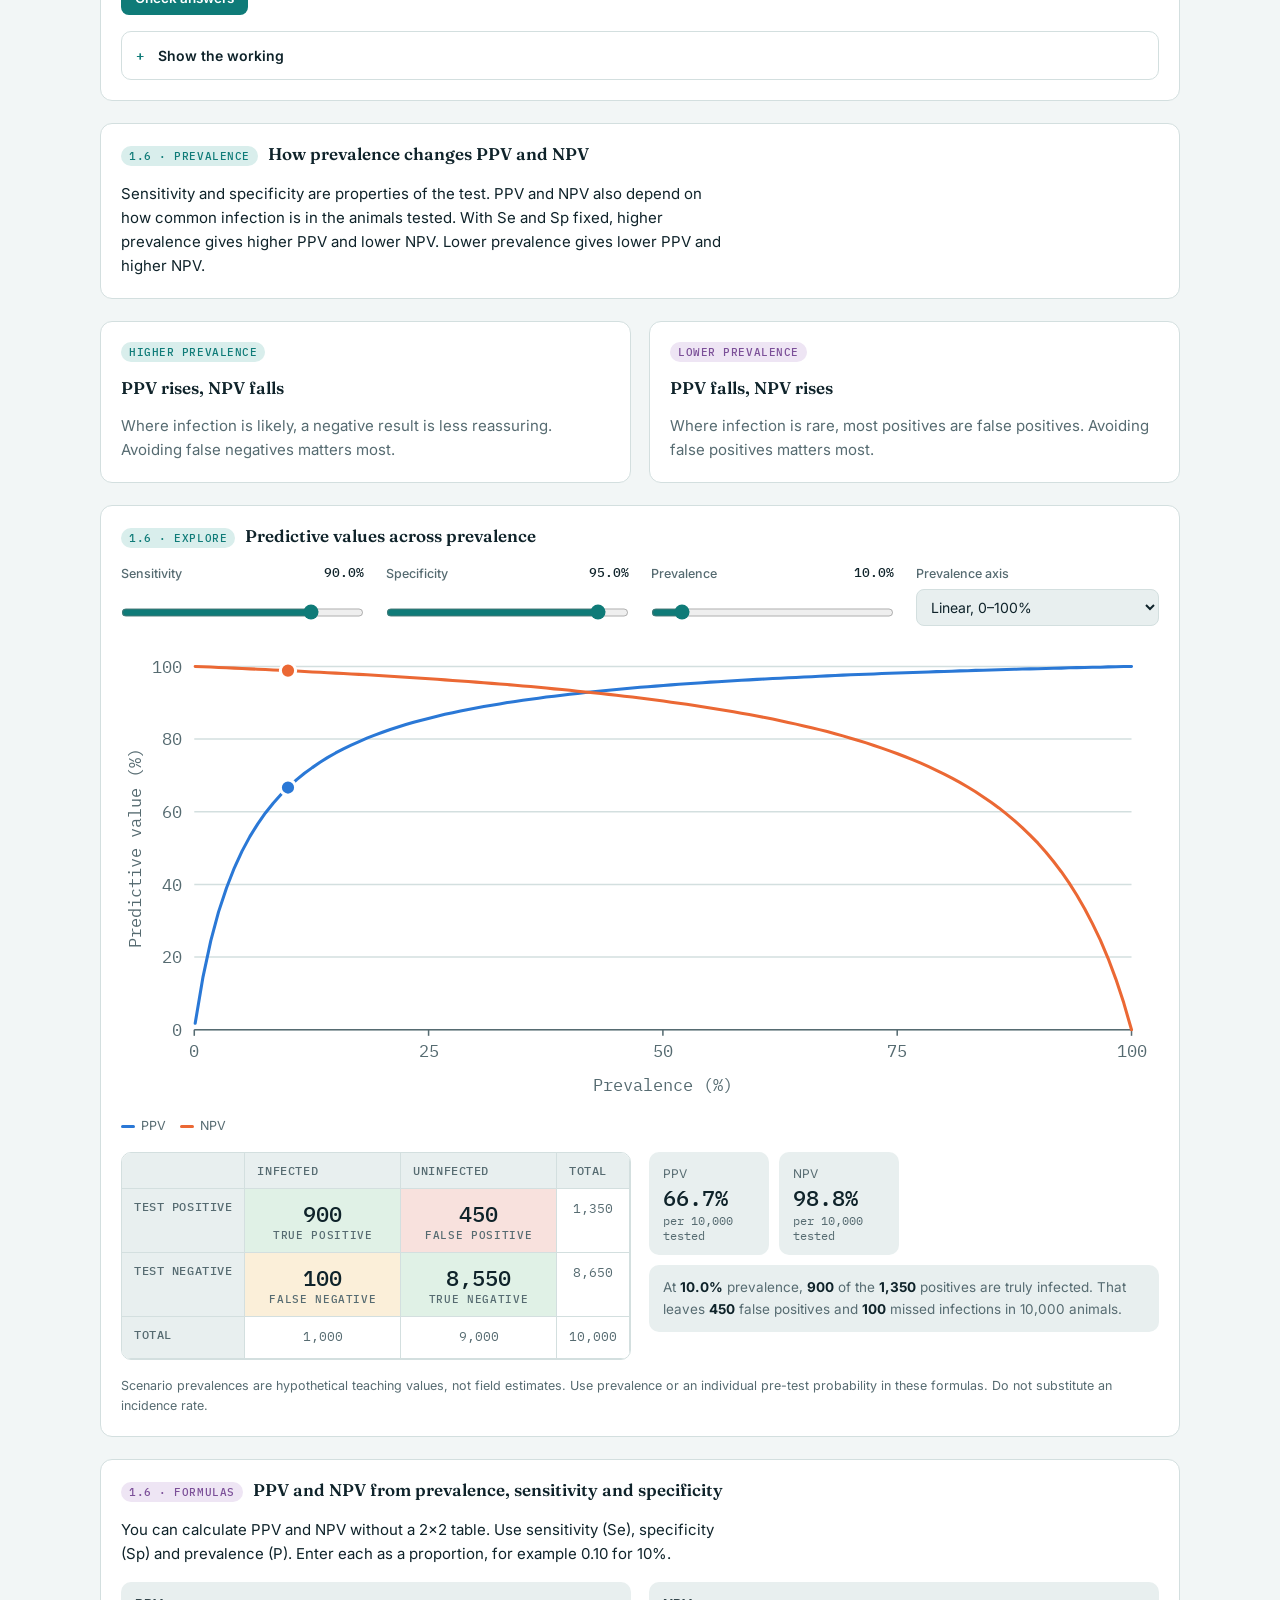
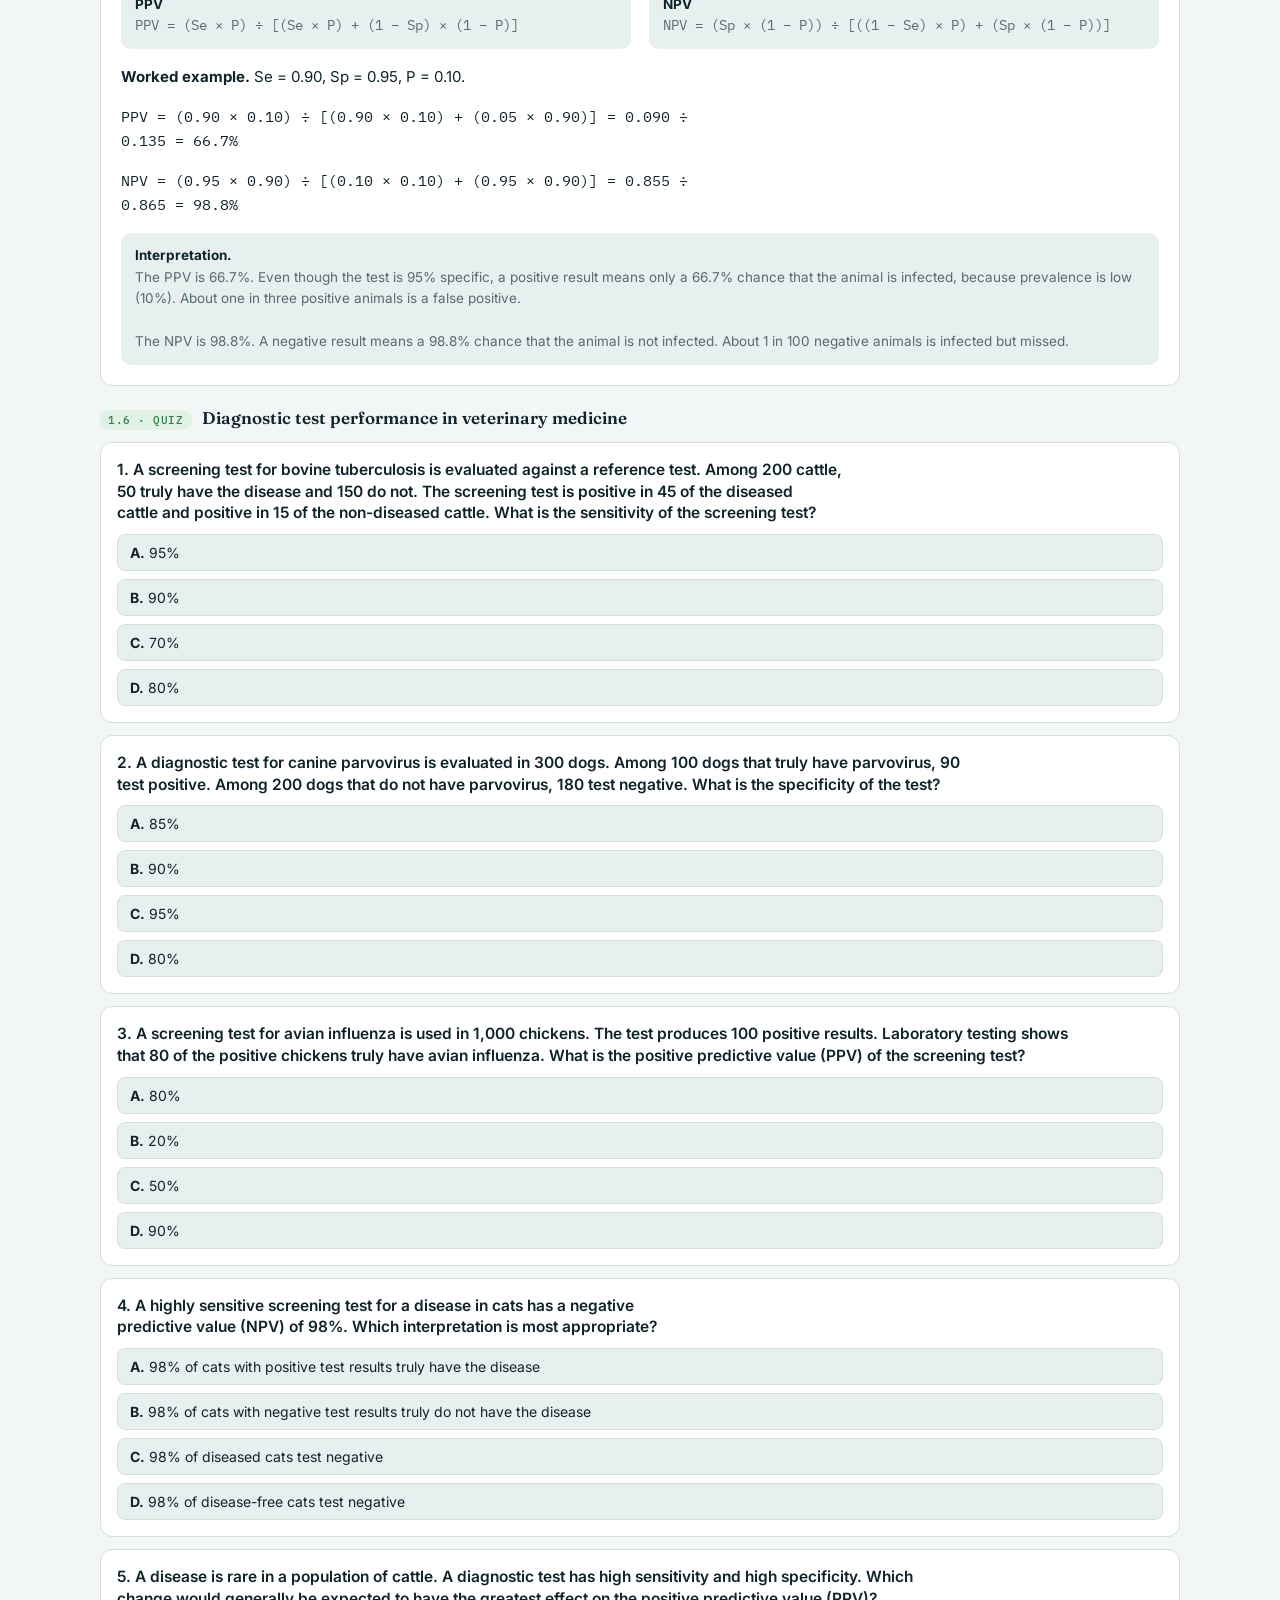
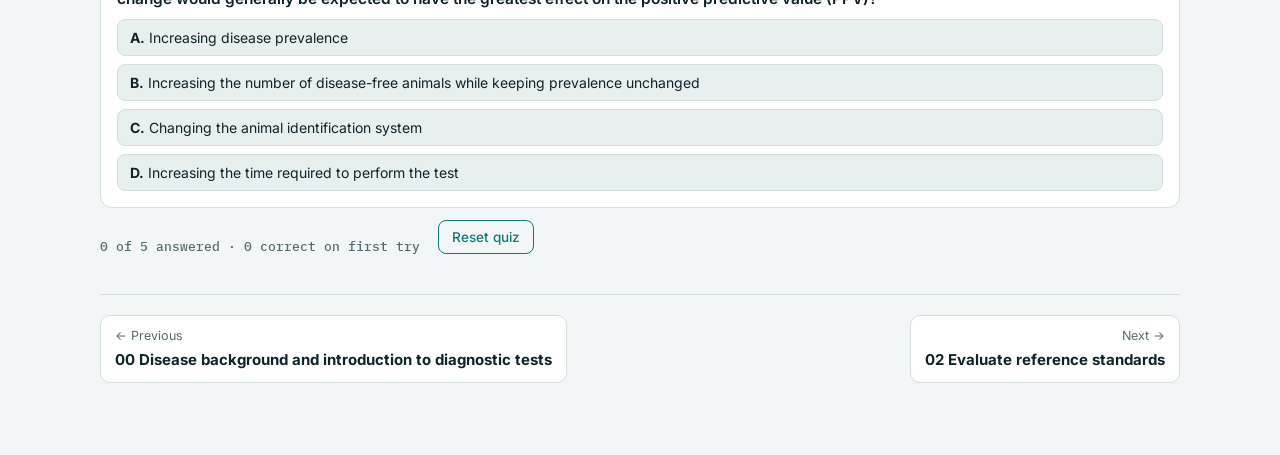
<file: 01-test-performance.html>
<!doctype html>
<html lang="en">
<head>
<meta charset="utf-8">
<meta name="viewport" content="width=device-width,initial-scale=1,viewport-fit=cover">
<title>01 Diagnostic test performance · FMD Diagnostic Bench</title>
<meta name="description" content="Diagnostic test performance: the 2×2 table, sensitivity, specificity, PPV and NPV. Module 1, Diagnostic tools in veterinary epidemiology, with foot-and-mouth disease as the case.">
<link rel="preconnect" href="https://fonts.googleapis.com">
<link rel="preconnect" href="https://fonts.gstatic.com" crossorigin>
<link rel="stylesheet" href="https://fonts.googleapis.com/css2?family=Fraunces:opsz,wght@9..144,500;9..144,650&family=Inter:wght@400;500;600&family=IBM+Plex+Mono:wght@400;500&display=swap">
<link rel="stylesheet" href="assets/style.css">
</head>
<body>
<nav class="top" aria-label="Sections"><div class="wrap" id="nav"><a href="index.html">Contents</a><a href="00-know-fmd.html" data-s="basics">00 Know FMD</a><a href="01-test-performance.html" data-s="lo1" aria-current="page">01 Se·Sp·PV</a><a href="02-reference-standards.html" data-s="lo2">02 Reference</a><a href="03-testing-strategy.html" data-s="lo3">03 Strategy</a><a href="04-surveillance.html" data-s="lo4">04 Surveillance</a><a href="05-combining-tests.html" data-s="lo5">05 Combine</a><span class="prog" id="prog">0 / 7</span></div></nav>
<div class="wrap">
<section class="lo" id="lo1">
  <div class="lohead"><span class="lonum">01</span><h1>Diagnostic test performance</h1><button class="donebtn" data-sec="lo1" aria-pressed="false" type="button">Mark done</button>
    <p>Learn the 2×2 table. Use it to calculate sensitivity, specificity, positive predictive value (PPV) and negative predictive value (NPV). Then see how prevalence changes the predictive values.</p></div>
  <p class="goal"><b>Done when you can</b> build a 2×2 table, calculate all four measures, say which row or column each one starts from, and explain how prevalence changes PPV and NPV.</p>

  <div class="panel">
    <div class="step"><span class="tag v">1.1 · Why a 2×2 table</span><h3>Why we need a 2×2 table</h3></div>
    <p>No test is perfect. Some infected animals test negative. Some uninfected animals test positive. The 2×2 table counts these outcomes so we can measure how well a test works.</p>
    <p>To build the table, you need two things for every animal:</p>
    <ul class="kl">
      <li><b>The true status</b> (infected or uninfected). This comes from a reference standard. <a href="02-reference-standards.html">Section 02</a> explains why the reference standard must be trustworthy.</li>
      <li><b>The test result</b> (positive or negative) from the test you are evaluating.</li>
    </ul>
  </div>

  <div class="panel">
    <div class="step"><span class="tag a">1.2 · The 2×2 table</span><h3>Build the table from 1,000 cattle</h3></div>
    <p>Example: 1,000 cattle are tested. 100 are infected and 900 are uninfected. Columns show the true status. Rows show the test result.</p>
    <div id="tt1"></div>
    <div class="grid2">
      <div class="note"><b>Four cells.</b><br><b>True positive (TP):</b> infected, test positive.<br><b>False positive (FP):</b> uninfected, test positive.<br><b>False negative (FN):</b> infected, test negative.<br><b>True negative (TN):</b> uninfected, test negative.</div>
      <div class="note"><b>Two kinds of error.</b><br><b>False negative:</b> an infected animal is missed. It may keep spreading infection.<br><b>False positive:</b> an uninfected animal may face isolation, extra tests or movement restrictions.<br>Which error costs more depends on why you are testing.</div>
    </div>
    <small class="muted">Hypothetical teaching numbers. They are not performance claims for any real test.</small>
  </div>

  <div class="panel">
    <div class="step"><span class="tag ok">1.3 · Four measures</span><h3>Sensitivity, specificity, PPV and NPV</h3></div>
    <p>Pick a measure. The matching cells light up in the table, and the calculation appears below.</p>
    <div class="chips" id="mPick" role="group" aria-label="Choose a measure"><button class="chip" type="button" data-m="se" aria-pressed="true">Sensitivity</button><button class="chip" type="button" data-m="sp">Specificity</button><button class="chip" type="button" data-m="ppv">PPV</button><button class="chip" type="button" data-m="npv">NPV</button></div>
    <div class="grid2"><div id="tt2"></div><div style="display:grid;gap:10px;align-content:start"><div class="kpis" style="grid-template-columns:1fr" id="mK"></div><p class="note" id="mTxt"></p></div></div>
    <div class="grid2">
      <div class="note"><b>Sensitivity and specificity</b> start from the <b>true status</b>. Read down the <b>columns</b>.</div>
      <div class="note"><b>PPV and NPV</b> start from the <b>test result</b>. Read across the <b>rows</b>.</div>
    </div>
  </div>

  <div class="grid2">
    <div class="panel"><span class="tag ok">Sensitivity (Se)</span><h3>Does the test find infected animals?</h3>
      <p><b>Question:</b> Of all infected animals, how many test positive?</p>
      <p class="mono">Se = TP ÷ (TP + FN)</p>
      <p class="mono">= 90 ÷ (90 + 10) = 90%</p>
      <p class="muted">The test detects 90 of 100 infected cattle and misses 10. A highly sensitive test has few false negatives. A negative result from it is useful for ruling infection out.</p></div>
    <div class="panel"><span class="tag ok">Specificity (Sp)</span><h3>Does the test clear uninfected animals?</h3>
      <p><b>Question:</b> Of all uninfected animals, how many test negative?</p>
      <p class="mono">Sp = TN ÷ (TN + FP)</p>
      <p class="mono">= 855 ÷ (855 + 45) = 95%</p>
      <p class="muted">The test clears 855 of 900 uninfected cattle and wrongly flags 45. A highly specific test has few false positives. A positive result from it is useful for ruling infection in.</p></div>
    <div class="panel"><span class="tag a">Positive predictive value (PPV)</span><h3>If the test is positive, is the animal infected?</h3>
      <p><b>Question:</b> Of all test-positive animals, how many are infected?</p>
      <p class="mono">PPV = TP ÷ (TP + FP)</p>
      <p class="mono">= 90 ÷ (90 + 45) = 66.7%</p>
      <p class="muted">About two in three positive cattle are infected. The other one in three are false positives.</p></div>
    <div class="panel"><span class="tag a">Negative predictive value (NPV)</span><h3>If the test is negative, is the animal free of infection?</h3>
      <p><b>Question:</b> Of all test-negative animals, how many are uninfected?</p>
      <p class="mono">NPV = TN ÷ (TN + FN)</p>
      <p class="mono">= 855 ÷ (855 + 10) = 98.8%</p>
      <p class="muted">About 99 in 100 negative cattle are uninfected. About 1 in 100 negative cattle is infected but missed.</p></div>
  </div>

  <div class="panel">
    <div class="step"><span class="tag a">1.4 · Summary</span><h3>All four measures at a glance</h3></div>
    <div class="tw"><table style="text-align:left"><thead><tr><th style="text-align:left">Measure</th><th style="text-align:left">Question</th><th style="text-align:left">Starts from</th><th style="text-align:left">Formula</th><th style="text-align:left">Example</th></tr></thead><tbody>
      <tr><td><b>Sensitivity</b></td><td style="text-align:left">Among infected animals, how many test positive?</td><td style="text-align:left">Infected column</td><td class="mono" style="text-align:left">TP ÷ (TP+FN)</td><td class="num" style="text-align:left">90%</td></tr>
      <tr><td><b>Specificity</b></td><td style="text-align:left">Among uninfected animals, how many test negative?</td><td style="text-align:left">Uninfected column</td><td class="mono" style="text-align:left">TN ÷ (TN+FP)</td><td class="num" style="text-align:left">95%</td></tr>
      <tr><td><b>PPV</b></td><td style="text-align:left">Among test-positive animals, how many are infected?</td><td style="text-align:left">Positive row</td><td class="mono" style="text-align:left">TP ÷ (TP+FP)</td><td class="num" style="text-align:left">66.7%</td></tr>
      <tr><td><b>NPV</b></td><td style="text-align:left">Among test-negative animals, how many are uninfected?</td><td style="text-align:left">Negative row</td><td class="mono" style="text-align:left">TN ÷ (TN+FN)</td><td class="num" style="text-align:left">98.8%</td></tr>
    </tbody></table></div>
  </div>

  <div class="callout"><b>A common misunderstanding.</b> "90% sensitivity" does <b>not</b> mean a positive animal has a 90% chance of being infected. That question is about PPV. In the example, the sensitivity is 90% but the PPV is only 66.7%.</div>

  <div class="note"><b>Predictive values depend on prevalence.</b> Sensitivity and specificity are properties of the test. PPV and NPV also depend on how common infection is in the animals tested. Part 1.6 shows how much they change.</div>
  <div class="panel">
    <div class="step"><span class="tag v">1.5 · Practice</span><h3>Calculate the four measures</h3></div>
    <p>A new test is used on 400 cattle. The 2×2 table is below. Calculate each measure as a percent with one decimal. Then check your answers.</p>
    <div id="ttP"></div>
    <div class="check" id="chk15">
      <label>Sensitivity (%)<input type="number" step="0.1" inputmode="decimal" data-ans="80" data-tol="0.15" aria-label="Sensitivity percent"><span class="fb"></span></label>
      <label>Specificity (%)<input type="number" step="0.1" inputmode="decimal" data-ans="90" data-tol="0.15" aria-label="Specificity percent"><span class="fb"></span></label>
      <label>PPV (%)<input type="number" step="0.1" inputmode="decimal" data-ans="72.7" data-tol="0.15" aria-label="PPV percent"><span class="fb"></span></label>
      <label>NPV (%)<input type="number" step="0.1" inputmode="decimal" data-ans="93.1" data-tol="0.15" aria-label="NPV percent"><span class="fb"></span></label>
    </div>
    <div class="controls"><button class="btn" type="button" data-check="chk15">Check answers</button><span class="muted" id="r15"></span></div>
    <details class="task"><summary>Show the working</summary><div class="body">
      <p class="mono">Se = 80 ÷ (80 + 20) = 80 ÷ 100 = 80.0%</p>
      <p class="mono">Sp = 270 ÷ (270 + 30) = 270 ÷ 300 = 90.0%</p>
      <p class="mono">PPV = 80 ÷ (80 + 30) = 80 ÷ 110 = 72.7%</p>
      <p class="mono">NPV = 270 ÷ (270 + 20) = 270 ÷ 290 = 93.1%</p>
      <p class="muted">Se and Sp use the columns (100 infected, 300 uninfected). PPV and NPV use the rows (110 test-positive, 290 test-negative).</p>
    </div></details>
  </div>


  <div class="panel">
    <div class="step"><span class="tag v">1.6 · Prevalence</span><h3>How prevalence changes PPV and NPV</h3></div>
    <p>Sensitivity and specificity are properties of the test. PPV and NPV also depend on how common infection is in the animals tested. With Se and Sp fixed, higher prevalence gives higher PPV and lower NPV. Lower prevalence gives lower PPV and higher NPV.</p>
  </div>
  <div class="grid2">
    <div class="panel"><span class="tag v">Higher prevalence</span><h3>PPV rises, NPV falls</h3><p class="muted">Where infection is likely, a negative result is less reassuring. Avoiding false negatives matters most.</p></div>
    <div class="panel"><span class="tag a">Lower prevalence</span><h3>PPV falls, NPV rises</h3><p class="muted">Where infection is rare, most positives are false positives. Avoiding false positives matters most.</p></div>
  </div>
  <div class="panel">
    <div class="step"><span class="tag v">1.6 · Explore</span><h3>Predictive values across prevalence</h3></div>
    <div class="sliders">
      <label class="sl" for="pSe"><span class="sh"><span>Sensitivity</span><output id="pSeO"></output></span><input type="range" id="pSe" min="50" max="100" step="0.1" value="90"></label>
      <label class="sl" for="pSp"><span class="sh"><span>Specificity</span><output id="pSpO"></output></span><input type="range" id="pSp" min="50" max="100" step="0.1" value="95"></label>
      <label class="sl" for="pPv"><span class="sh"><span>Prevalence</span><output id="pPvO"></output></span><input type="range" id="pPv" min="0.1" max="99" step="0.1" value="10"></label>
      <label class="f" for="pLog"><span>Prevalence axis</span><select id="pLog"><option value="lin">Linear, 0–100%</option><option value="log">Log, 0.1–100%</option></select></label>
    </div>
    <div class="chartbox" id="pChart"></div>
    <div class="legend"><span><i style="background:var(--s1)"></i>PPV</span><span><i style="background:var(--s2)"></i>NPV</span></div>
    <div class="grid2"><div id="pTT"></div><div style="display:grid;gap:10px;align-content:start"><div class="kpis" id="pK"></div><p class="note" id="pTxt"></p></div></div>
    <small class="muted">Scenario prevalences are hypothetical teaching values, not field estimates. Use prevalence or an individual pre-test probability in these formulas. Do not substitute an incidence rate.</small>
  </div>
  <div class="panel">
    <div class="step"><span class="tag a">1.6 · Formulas</span><h3>PPV and NPV from prevalence, sensitivity and specificity</h3></div>
    <p>You can calculate PPV and NPV without a 2×2 table. Use sensitivity (Se), specificity (Sp) and prevalence (P). Enter each as a proportion, for example 0.10 for 10%.</p>
    <div class="grid2">
      <div class="note"><b>PPV</b><br><span class="mono">PPV = (Se × P) ÷ [(Se × P) + (1 − Sp) × (1 − P)]</span></div>
      <div class="note"><b>NPV</b><br><span class="mono">NPV = (Sp × (1 − P)) ÷ [((1 − Se) × P) + (Sp × (1 − P))]</span></div>
    </div>
    <p><b>Worked example.</b> Se = 0.90, Sp = 0.95, P = 0.10.</p>
    <p class="mono">PPV = (0.90 × 0.10) ÷ [(0.90 × 0.10) + (0.05 × 0.90)] = 0.090 ÷ 0.135 = 66.7%</p>
    <p class="mono">NPV = (0.95 × 0.90) ÷ [(0.10 × 0.10) + (0.95 × 0.90)] = 0.855 ÷ 0.865 = 98.8%</p>
    <div class="note"><b>Interpretation.</b><br>The PPV is 66.7%. Even though the test is 95% specific, a positive result means only a 66.7% chance that the animal is infected, because prevalence is low (10%). About one in three positive animals is a false positive.<br><br>The NPV is 98.8%. A negative result means a 98.8% chance that the animal is not infected. About 1 in 100 negative animals is infected but missed.</div>
  </div>
  <div class="scen" id="q3"></div>
</section>

<div class="pager"><a href="00-know-fmd.html"><small>← Previous</small><b>00 Disease background and introduction to diagnostic tests</b></a><a class="nx" href="02-reference-standards.html"><small>Next →</small><b>02 Evaluate reference standards</b></a></div>
</div>
<script src="assets/common.js"></script>
<script src="assets/s01.js"></script>
<script>initProgress();</script>
</body>
</html>
</file>
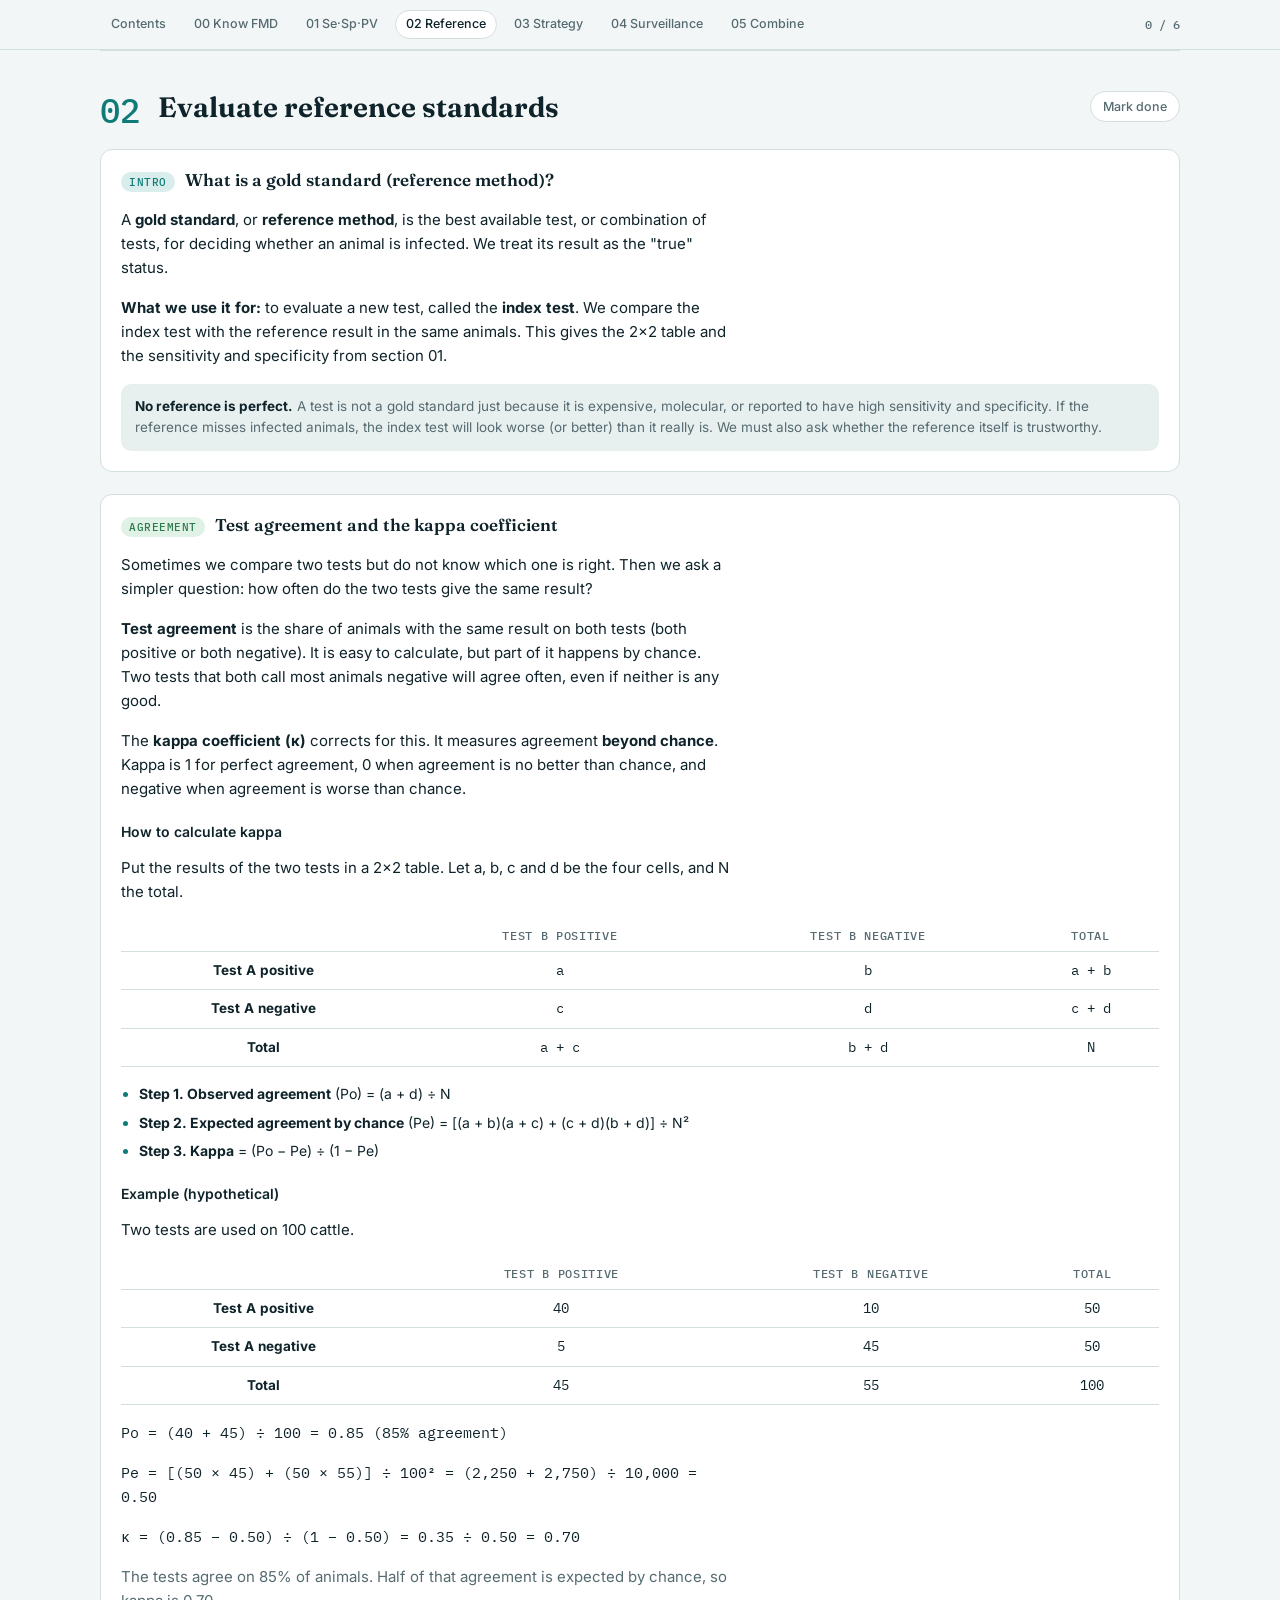
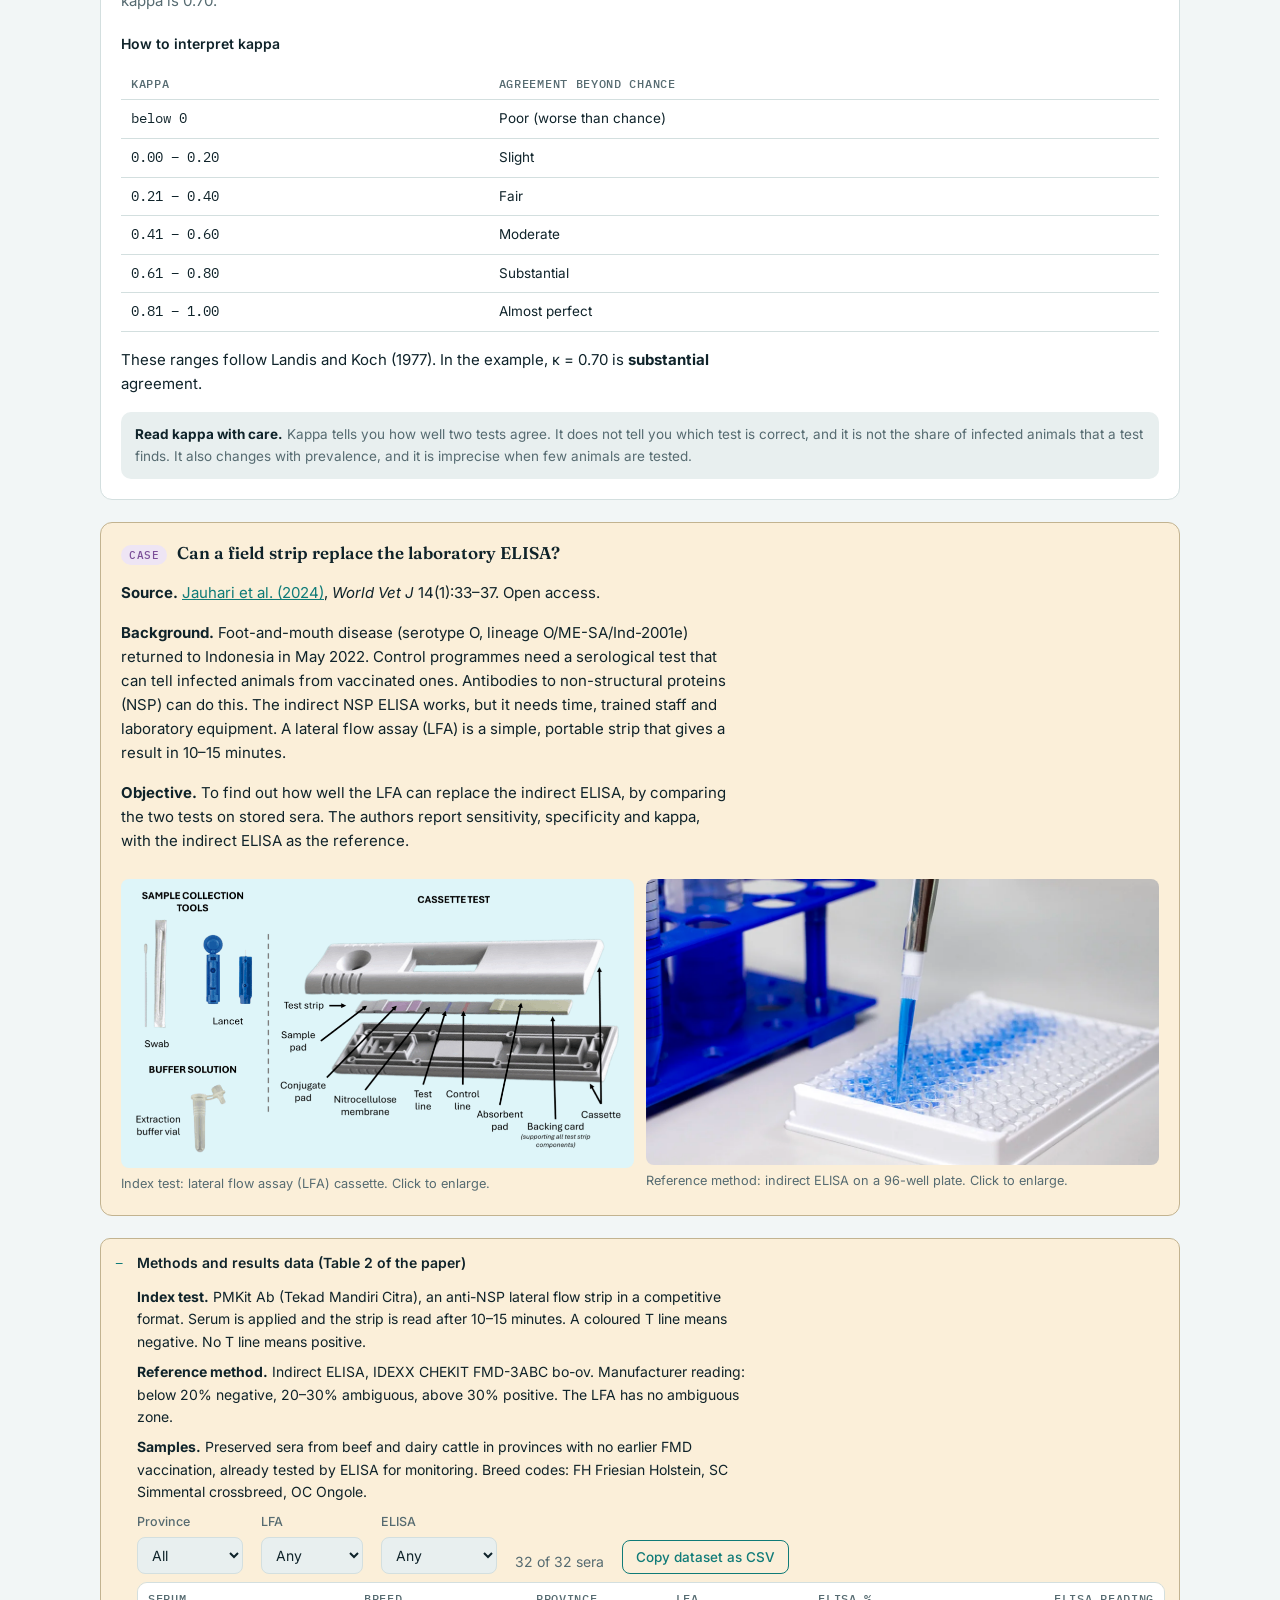
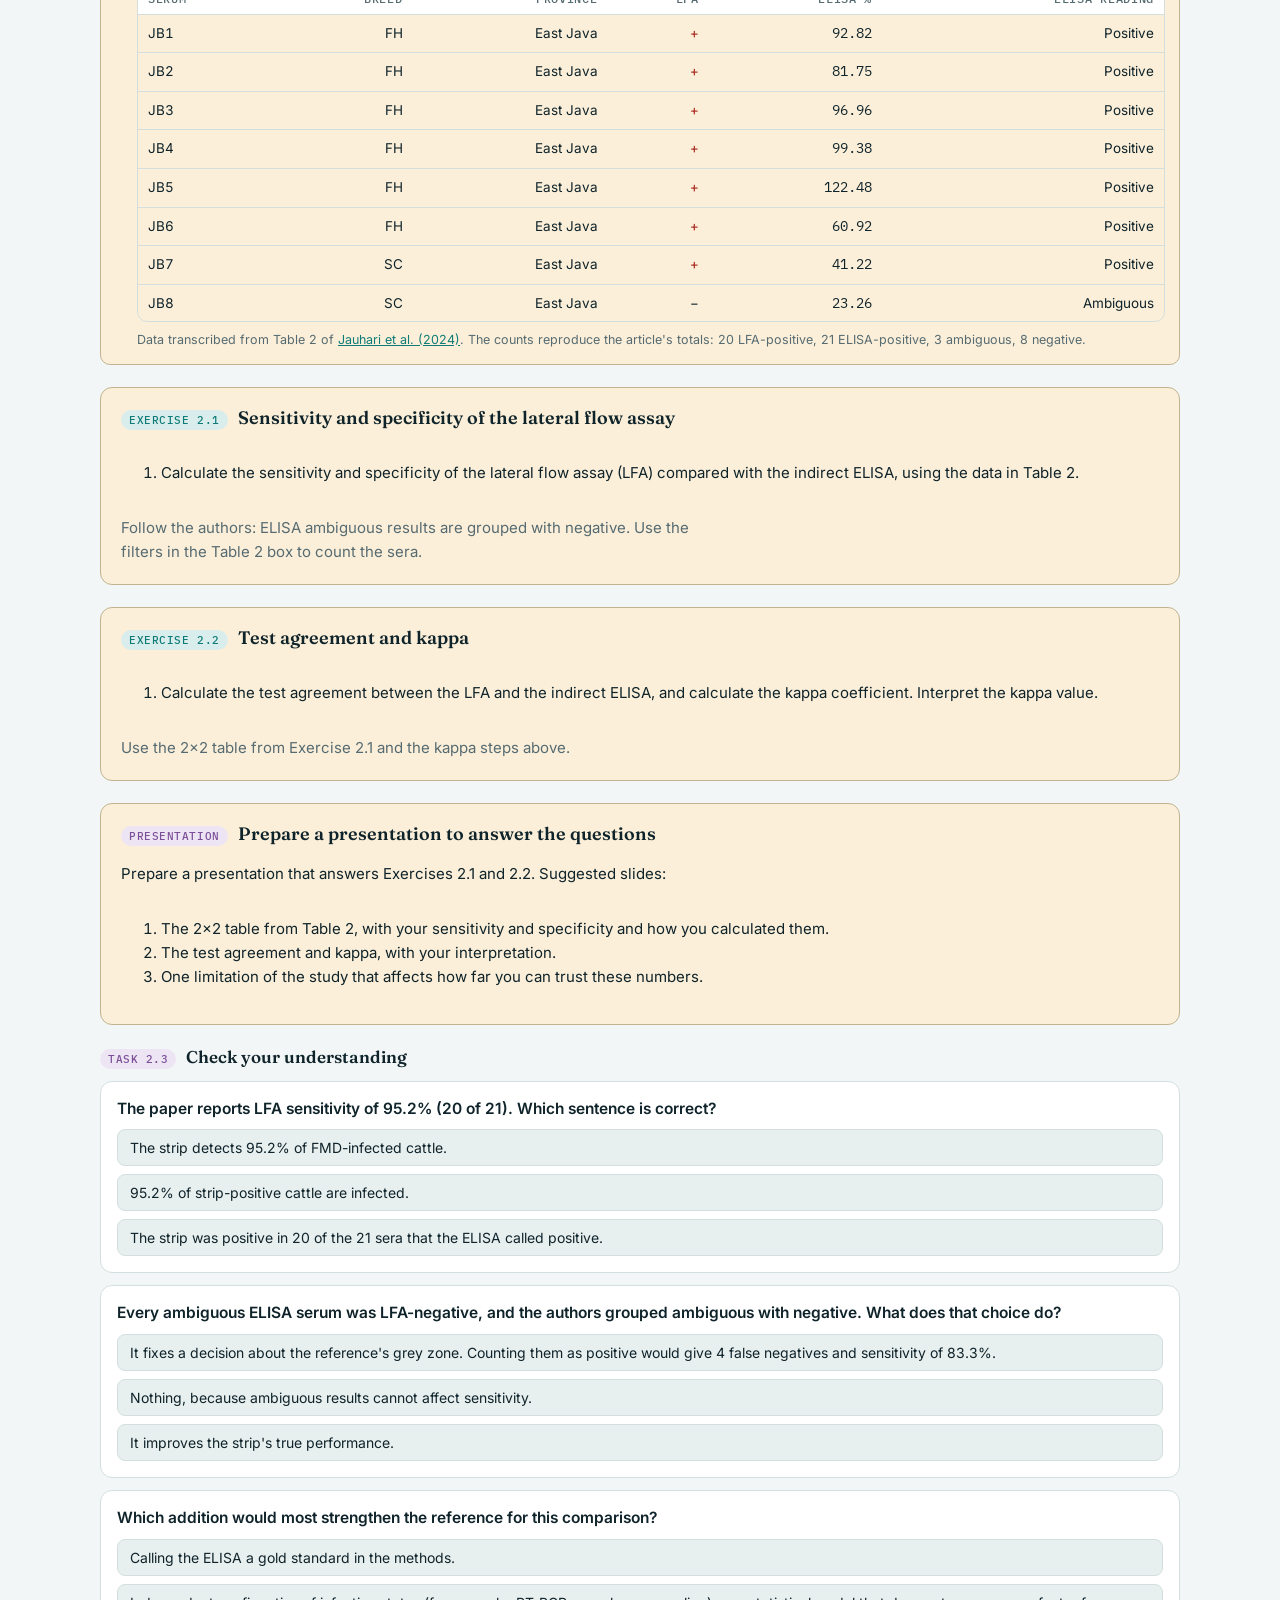
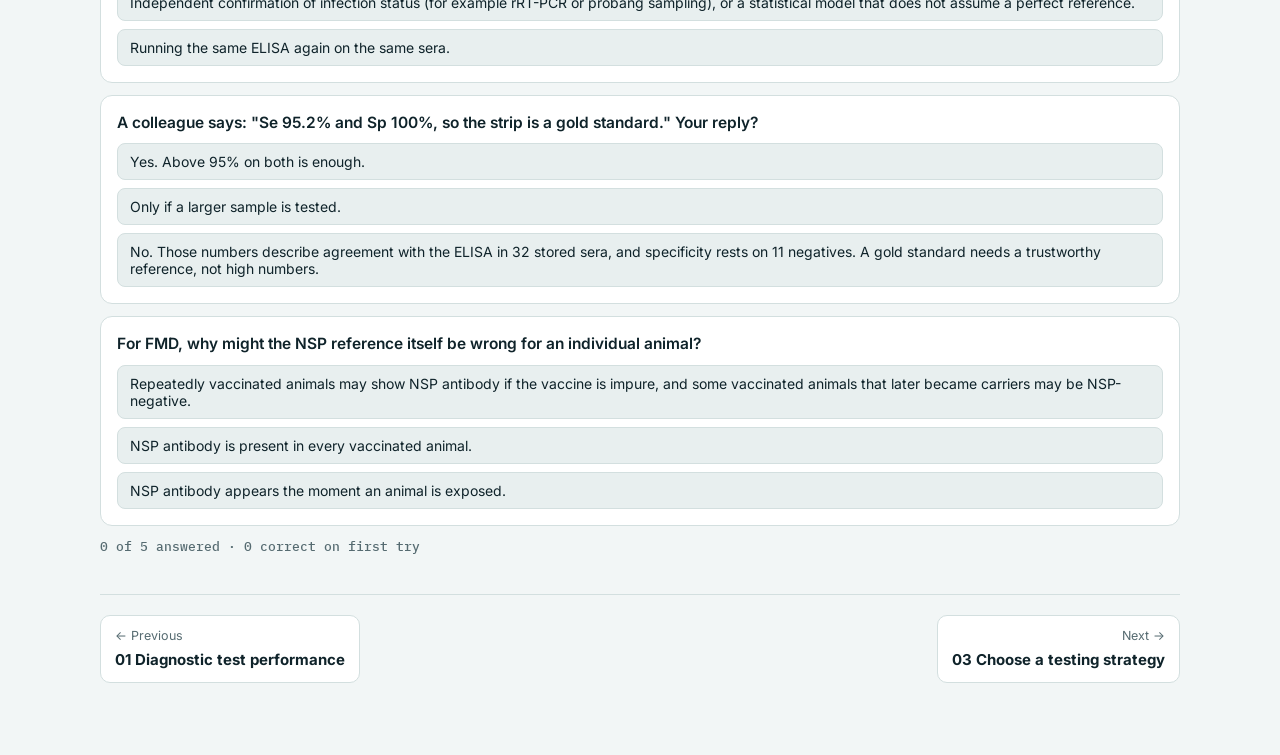
<file: 02-reference-standards.html>
<!doctype html>
<html lang="en">
<head>
<meta charset="utf-8">
<meta name="viewport" content="width=device-width,initial-scale=1,viewport-fit=cover">
<title>02 Evaluate reference standards · FMD Diagnostic Bench</title>
<meta name="description" content="Evaluate reference standards. Module 1, Diagnostic tools in veterinary epidemiology, with foot-and-mouth disease as the case.">
<link rel="preconnect" href="https://fonts.googleapis.com">
<link rel="preconnect" href="https://fonts.gstatic.com" crossorigin>
<link rel="stylesheet" href="https://fonts.googleapis.com/css2?family=Fraunces:opsz,wght@9..144,500;9..144,650&family=Inter:wght@400;500;600&family=IBM+Plex+Mono:wght@400;500&display=swap">
<link rel="stylesheet" href="assets/style.css">
</head>
<body>
<nav class="top" aria-label="Sections"><div class="wrap" id="nav"><a href="index.html">Contents</a><a href="00-know-fmd.html" data-s="basics">00 Know FMD</a><a href="01-test-performance.html" data-s="lo1">01 Se·Sp·PV</a><a href="02-reference-standards.html" data-s="lo2" aria-current="page">02 Reference</a><a href="03-testing-strategy.html" data-s="lo3">03 Strategy</a><a href="04-surveillance.html" data-s="lo4">04 Surveillance</a><a href="05-combining-tests.html" data-s="lo5">05 Combine</a><span class="prog" id="prog">0 / 7</span></div></nav>
<div class="wrap">
<section class="lo" id="lo2">
  <div class="lohead"><span class="lonum">02</span><h1>Evaluate reference standards</h1><button class="donebtn" data-sec="lo2" aria-pressed="false" type="button">Mark done</button></div>
  <div class="panel">
    <div class="step"><span class="tag v">Intro</span><h3>What is a gold standard (reference method)?</h3></div>
    <p>A <b>gold standard</b>, or <b>reference method</b>, is the best available test, or combination of tests, for deciding whether an animal is infected. We treat its result as the "true" status.</p>
    <p><b>What we use it for:</b> to evaluate a new test, called the <b>index test</b>. We compare the index test with the reference result in the same animals. This gives the 2×2 table and the sensitivity and specificity from section 01.</p>
    <div class="note"><b>No reference is perfect.</b> A test is not a gold standard just because it is expensive, molecular, or reported to have high sensitivity and specificity. If the reference misses infected animals, the index test will look worse (or better) than it really is. We must also ask whether the reference itself is trustworthy.</div>
  </div>
  <div class="panel">
    <div class="step"><span class="tag ok">Agreement</span><h3>Test agreement and the kappa coefficient</h3></div>
    <p>Sometimes we compare two tests but do not know which one is right. Then we ask a simpler question: how often do the two tests give the same result?</p>
    <p><b>Test agreement</b> is the share of animals with the same result on both tests (both positive or both negative). It is easy to calculate, but part of it happens by chance. Two tests that both call most animals negative will agree often, even if neither is any good.</p>
    <p>The <b>kappa coefficient (κ)</b> corrects for this. It measures agreement <b>beyond chance</b>. Kappa is 1 for perfect agreement, 0 when agreement is no better than chance, and negative when agreement is worse than chance.</p>

    <h4 style="margin-top:6px">How to calculate kappa</h4>
    <p>Put the results of the two tests in a 2×2 table. Let a, b, c and d be the four cells, and N the total.</p>
    <div class="tw"><table class="tr"><thead><tr><th></th><th>Test B positive</th><th>Test B negative</th><th>Total</th></tr></thead><tbody>
      <tr><td><b>Test A positive</b></td><td class="n">a</td><td class="n">b</td><td class="n">a + b</td></tr>
      <tr><td><b>Test A negative</b></td><td class="n">c</td><td class="n">d</td><td class="n">c + d</td></tr>
      <tr><td><b>Total</b></td><td class="n">a + c</td><td class="n">b + d</td><td class="n">N</td></tr>
    </tbody></table></div>
    <ul class="kl">
      <li><b>Step 1. Observed agreement</b> (Po) = (a + d) ÷ N</li>
      <li><b>Step 2. Expected agreement by chance</b> (Pe) = [(a + b)(a + c) + (c + d)(b + d)] ÷ N²</li>
      <li><b>Step 3. Kappa</b> = (Po − Pe) ÷ (1 − Pe)</li>
    </ul>

    <h4 style="margin-top:6px">Example (hypothetical)</h4>
    <p>Two tests are used on 100 cattle.</p>
    <div class="tw"><table class="tr"><thead><tr><th></th><th>Test B positive</th><th>Test B negative</th><th>Total</th></tr></thead><tbody>
      <tr><td><b>Test A positive</b></td><td class="n">40</td><td class="n">10</td><td class="n">50</td></tr>
      <tr><td><b>Test A negative</b></td><td class="n">5</td><td class="n">45</td><td class="n">50</td></tr>
      <tr><td><b>Total</b></td><td class="n">45</td><td class="n">55</td><td class="n">100</td></tr>
    </tbody></table></div>
    <p class="mono">Po = (40 + 45) ÷ 100 = 0.85 (85% agreement)</p>
    <p class="mono">Pe = [(50 × 45) + (50 × 55)] ÷ 100² = (2,250 + 2,750) ÷ 10,000 = 0.50</p>
    <p class="mono">κ = (0.85 − 0.50) ÷ (1 − 0.50) = 0.35 ÷ 0.50 = 0.70</p>
    <p class="muted">The tests agree on 85% of animals. Half of that agreement is expected by chance, so kappa is 0.70.</p>

    <h4 style="margin-top:6px">How to interpret kappa</h4>
    <div class="tw"><table><thead><tr><th style="text-align:left">Kappa</th><th style="text-align:left">Agreement beyond chance</th></tr></thead><tbody>
      <tr><td class="num" style="text-align:left">below 0</td><td style="text-align:left">Poor (worse than chance)</td></tr>
      <tr><td class="num" style="text-align:left">0.00 – 0.20</td><td style="text-align:left">Slight</td></tr>
      <tr><td class="num" style="text-align:left">0.21 – 0.40</td><td style="text-align:left">Fair</td></tr>
      <tr><td class="num" style="text-align:left">0.41 – 0.60</td><td style="text-align:left">Moderate</td></tr>
      <tr><td class="num" style="text-align:left">0.61 – 0.80</td><td style="text-align:left">Substantial</td></tr>
      <tr><td class="num" style="text-align:left">0.81 – 1.00</td><td style="text-align:left">Almost perfect</td></tr>
    </tbody></table></div>
    <p>These ranges follow Landis and Koch (1977). In the example, κ = 0.70 is <b>substantial</b> agreement.</p>
    <div class="note"><b>Read kappa with care.</b> Kappa tells you how well two tests agree. It does not tell you which test is correct, and it is not the share of infected animals that a test finds. It also changes with prevalence, and it is imprecise when few animals are tested.</div>
  </div>
  <div class="panel ex">
    <div class="step"><span class="tag a">Case</span><h3>Can a field strip replace the laboratory ELISA?</h3></div>
    <p><b>Source.</b> <a href="https://dx.doi.org/10.54203/scil.2024.wvj5" target="_blank" rel="noopener">Jauhari et al. (2024)</a>, <i>World Vet J</i> 14(1):33–37. Open access.</p>
    <p><b>Background.</b> Foot-and-mouth disease (serotype O, lineage O/ME-SA/Ind-2001e) returned to Indonesia in May 2022. Control programmes need a serological test that can tell infected animals from vaccinated ones. Antibodies to non-structural proteins (NSP) can do this. The indirect NSP ELISA works, but it needs time, trained staff and laboratory equipment. A lateral flow assay (LFA) is a simple, portable strip that gives a result in 10–15 minutes.</p>
    <p><b>Objective.</b> To find out how well the LFA can replace the indirect ELISA, by comparing the two tests on stored sera. The authors report sensitivity, specificity and kappa, with the indirect ELISA as the reference.</p>

    <div style="display:flex;gap:12px;flex-wrap:wrap;align-items:flex-start;margin-top:10px">
      <figure style="margin:0;flex:1 1 280px;min-width:0">
        <a href="photos/lateral-flow-cassette-parts.png" target="_blank" rel="noopener"><img src="photos/lateral-flow-cassette-parts.png" width="1024" height="577" loading="lazy" alt="Diagram of a lateral flow cassette test. Left: swab, lancet and extraction buffer vial. Right: cassette opened to show the test strip with sample pad, conjugate pad, nitrocellulose membrane with test and control lines, absorbent pad and backing card." style="width:100%;height:auto;border-radius:8px;display:block"></a>
        <figcaption class="muted" style="font-size:.85em;margin-top:6px">Index test: lateral flow assay (LFA) cassette. Click to enlarge.</figcaption>
      </figure>
      <figure style="margin:0;flex:1 1 280px;min-width:0">
        <a href="photos/elisa-plate-pipetting.webp" target="_blank" rel="noopener"><img src="photos/elisa-plate-pipetting.webp" width="1076" height="600" loading="lazy" alt="A pipette adds blue liquid to wells of a 96-well ELISA plate, next to a blue tube rack." style="width:100%;height:auto;border-radius:8px;display:block"></a>
        <figcaption class="muted" style="font-size:.85em;margin-top:6px">Reference method: indirect ELISA on a 96-well plate. Click to enlarge.</figcaption>
      </figure>
    </div>
  </div>
  <details class="task ex" open><summary>Methods and results data (Table 2 of the paper)</summary><div class="body">
    <p><b>Index test.</b> PMKit Ab (Tekad Mandiri Citra), an anti-NSP lateral flow strip in a competitive format. Serum is applied and the strip is read after 10–15 minutes. A coloured T line means negative. No T line means positive.</p>
    <p><b>Reference method.</b> Indirect ELISA, IDEXX CHEKIT FMD-3ABC bo-ov. Manufacturer reading: below 20% negative, 20–30% ambiguous, above 30% positive. The LFA has no ambiguous zone.</p>
    <p><b>Samples.</b> Preserved sera from beef and dairy cattle in provinces with no earlier FMD vaccination, already tested by ELISA for monitoring. Breed codes: FH Friesian Holstein, SC Simmental crossbreed, OC Ongole.</p>
    <div class="controls">
      <label class="f" for="dsProv">Province<select id="dsProv"><option value="all">All</option><option>East Java</option><option>Banten</option><option>Lampung</option></select></label>
      <label class="f" for="dsLfa">LFA<select id="dsLfa"><option value="any">Any</option><option value="1">Positive</option><option value="0">Negative</option></select></label>
      <label class="f" for="dsE">ELISA<select id="dsE"><option value="any">Any</option><option value="P">Positive</option><option value="S">Ambiguous</option><option value="N">Negative</option></select></label>
      <span class="muted" id="dsCount"></span>
      <button class="ghost" id="csvBtn" type="button">Copy dataset as CSV</button>
    </div>
    <div class="dtable"><table><thead><tr><th>Serum</th><th>Breed</th><th>Province</th><th>LFA</th><th>ELISA %</th><th>ELISA reading</th></tr></thead><tbody id="dsBody"></tbody></table></div>
    <textarea id="csvBox" readonly hidden aria-label="Dataset as CSV"></textarea>
    <small class="muted">Data transcribed from Table 2 of <a href="https://dx.doi.org/10.54203/scil.2024.wvj5" target="_blank" rel="noopener">Jauhari et al. (2024)</a>. The counts reproduce the article's totals: 20 LFA-positive, 21 ELISA-positive, 3 ambiguous, 8 negative.</small>
  </div></details>
  <div class="panel chap ex" id="ex21">
    <div class="step"><span class="tag v">Exercise 2.1</span><h3>Sensitivity and specificity of the lateral flow assay</h3></div>
    <ol class="q">
      <li>Calculate the sensitivity and specificity of the lateral flow assay (LFA) compared with the indirect ELISA, using the data in Table 2.</li>
    </ol>
    <p class="muted">Follow the authors: ELISA ambiguous results are grouped with negative. Use the filters in the Table 2 box to count the sera.</p>
  </div>

  <div class="panel chap ex" id="ex22">
    <div class="step"><span class="tag v">Exercise 2.2</span><h3>Test agreement and kappa</h3></div>
    <ol class="q">
      <li>Calculate the test agreement between the LFA and the indirect ELISA, and calculate the kappa coefficient. Interpret the kappa value.</li>
    </ol>
    <p class="muted">Use the 2×2 table from Exercise 2.1 and the kappa steps above.</p>
  </div>

  <div class="panel chap ex" id="present">
    <div class="step"><span class="tag a">Presentation</span><h3>Prepare a presentation to answer the questions</h3></div>
    <p>Prepare a presentation that answers Exercises 2.1 and 2.2. Suggested slides:</p>
    <ol class="q">
      <li>The 2×2 table from Table 2, with your sensitivity and specificity and how you calculated them.</li>
      <li>The test agreement and kappa, with your interpretation.</li>
      <li>One limitation of the study that affects how far you can trust these numbers.</li>
    </ol>
  </div>
  <div class="scen" id="q1"></div>
</section>

<div class="pager"><a href="01-test-performance.html"><small>← Previous</small><b>01 Diagnostic test performance</b></a><a class="nx" href="03-testing-strategy.html"><small>Next →</small><b>03 Choose a testing strategy</b></a></div>
</div>
<script src="assets/common.js"></script>
<script src="assets/data.js"></script>
<script src="assets/s02.js"></script>
<script>initProgress();</script>
</body>
</html>
</file>
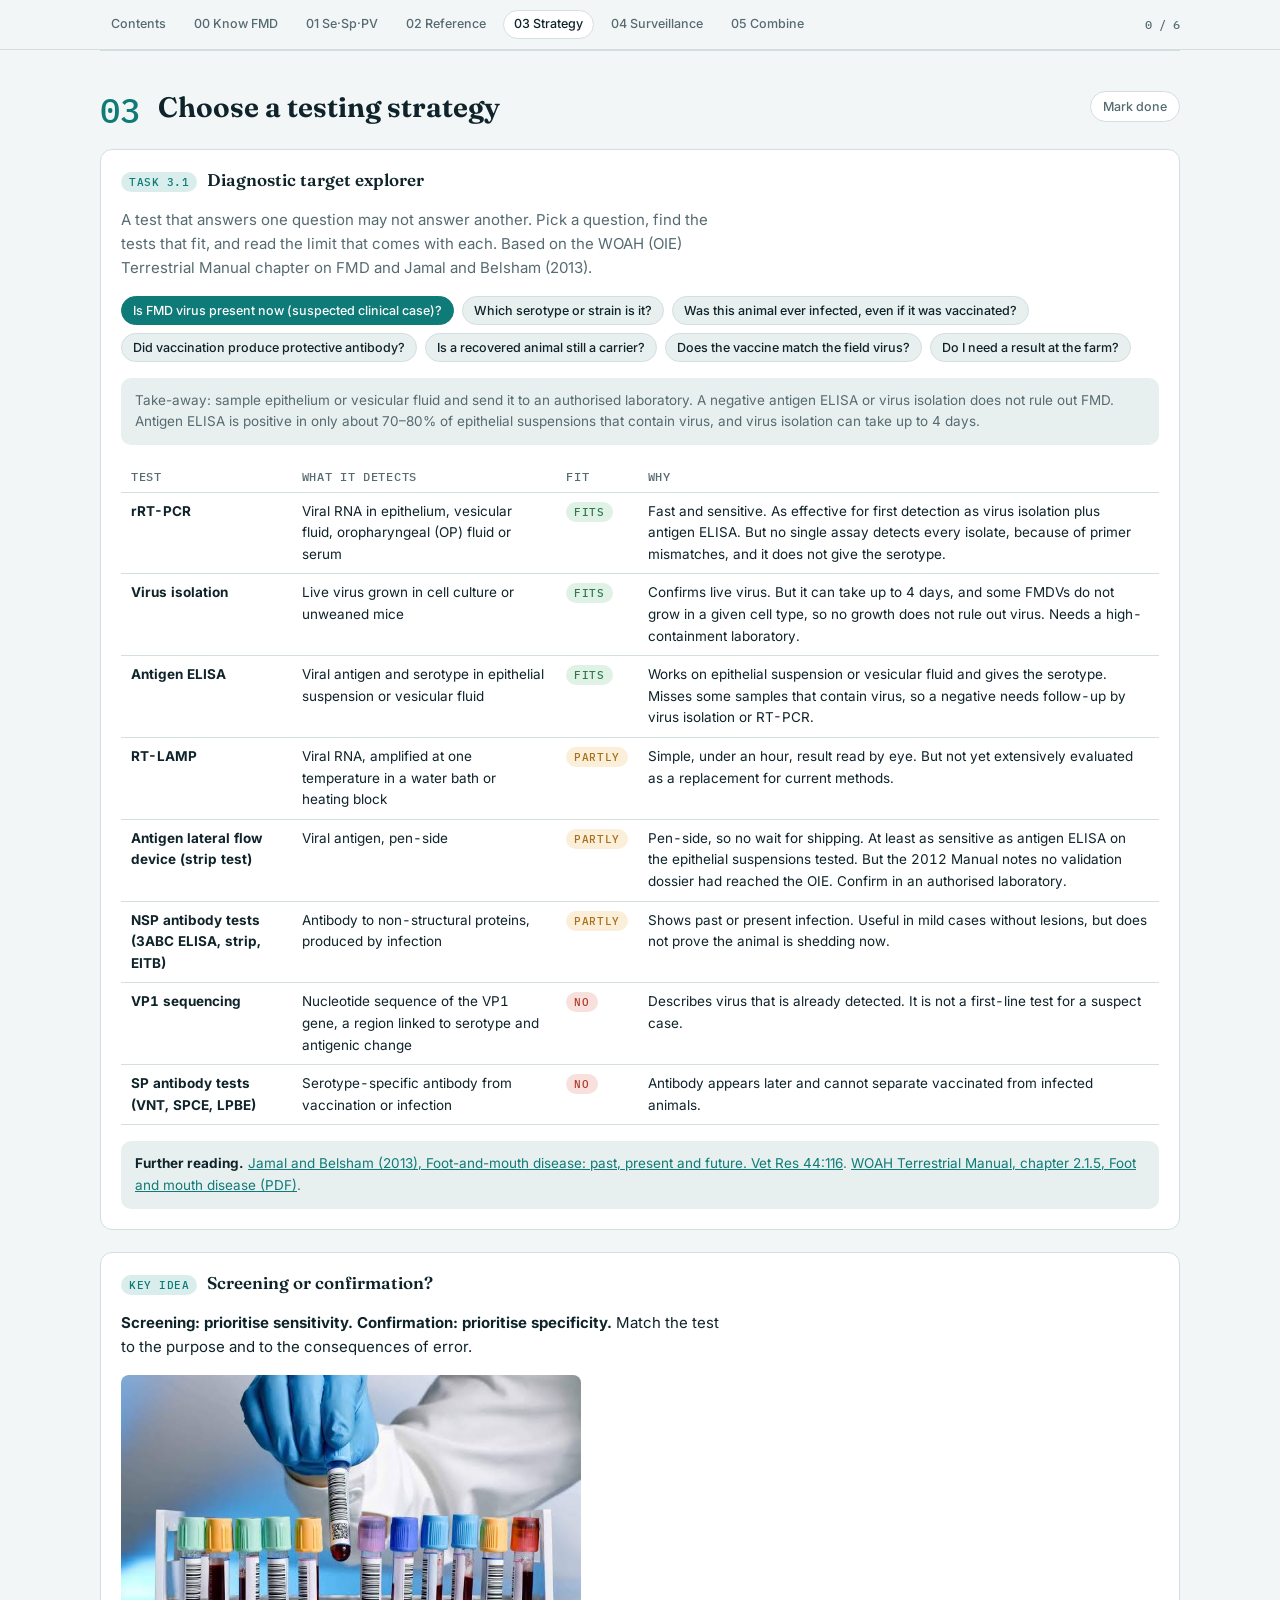
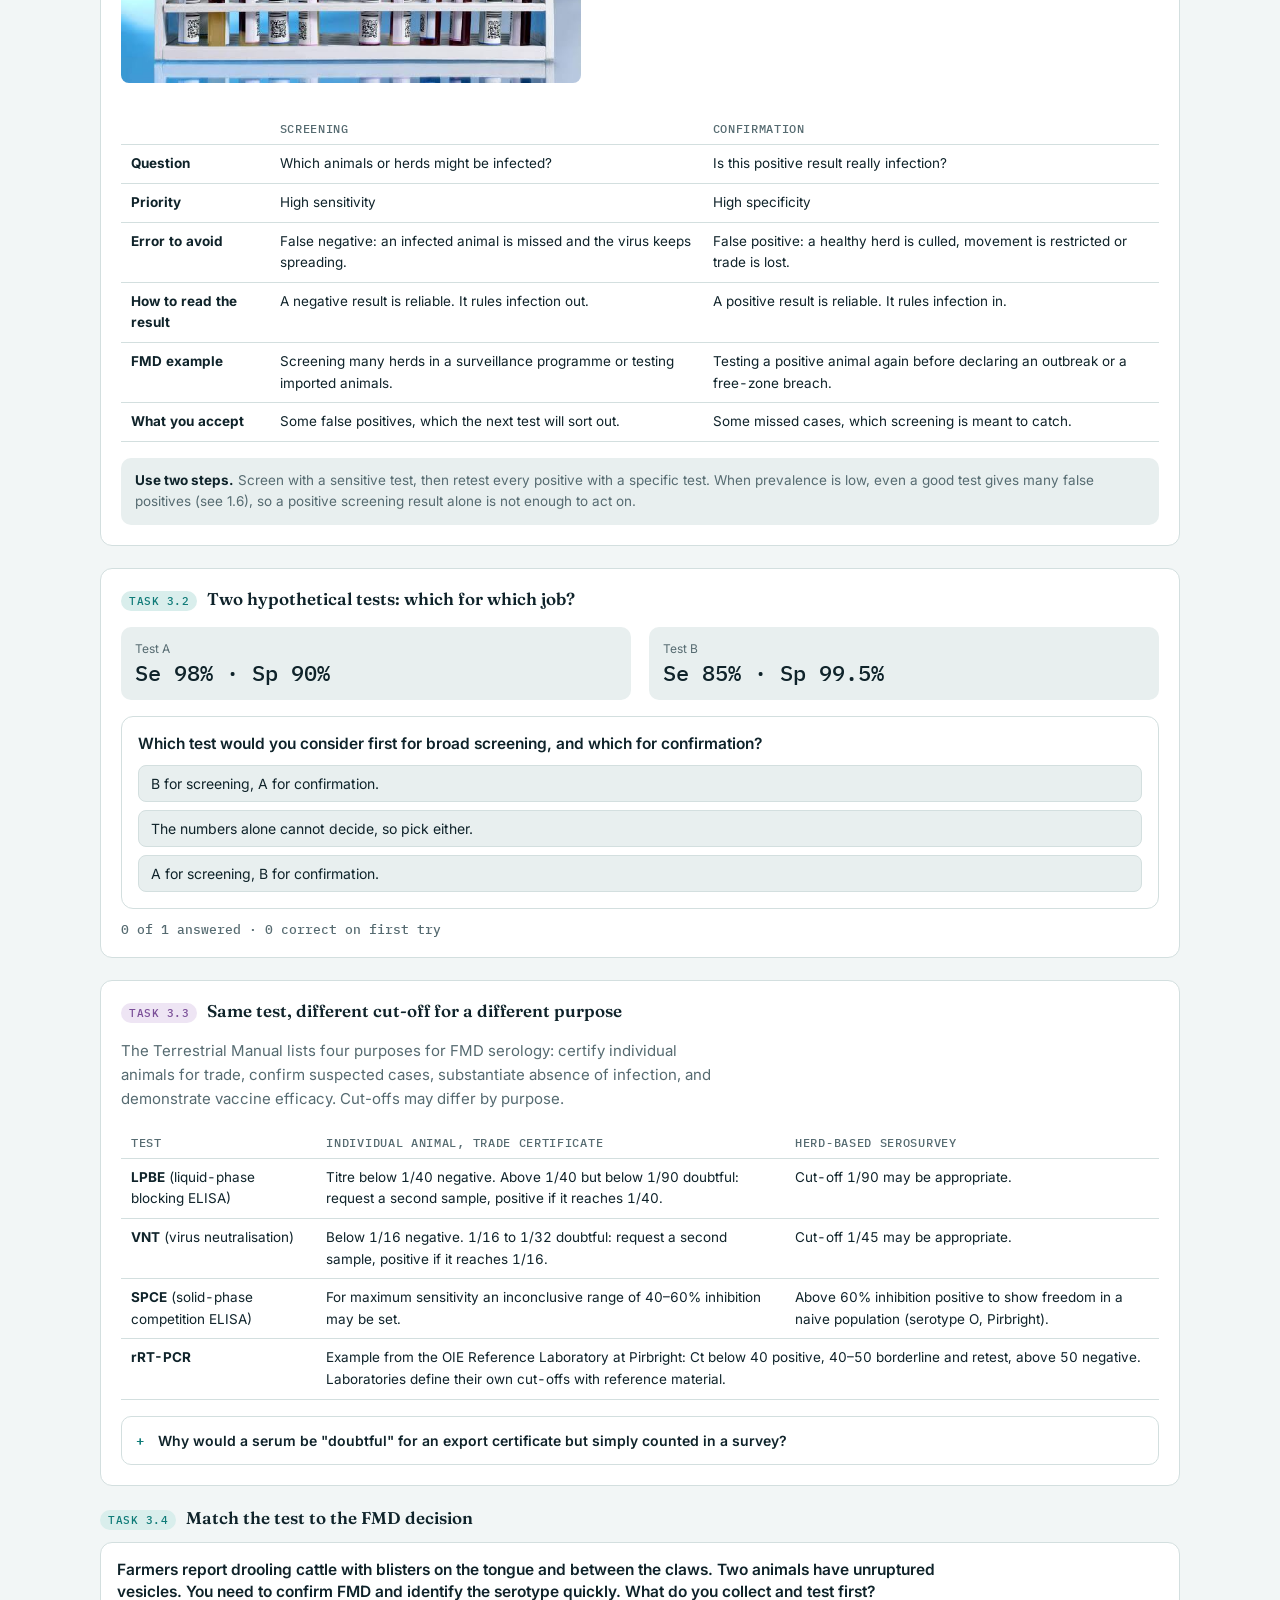
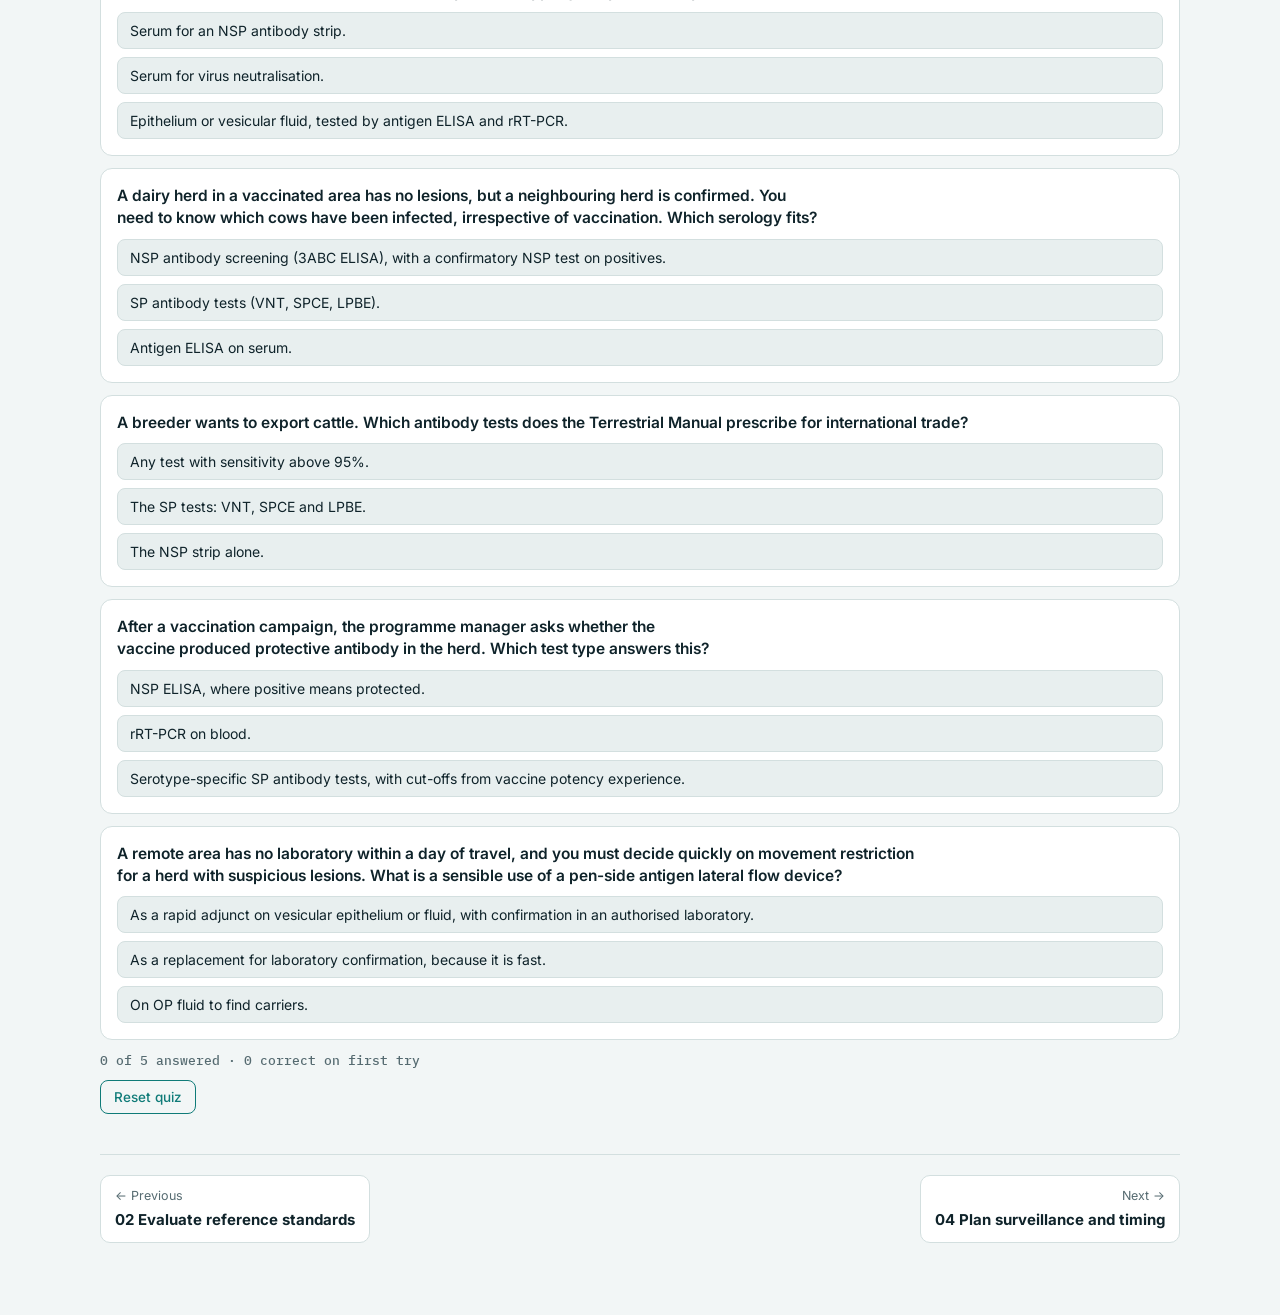
<file: 03-testing-strategy.html>
<!doctype html>
<html lang="en">
<head>
<meta charset="utf-8">
<meta name="viewport" content="width=device-width,initial-scale=1,viewport-fit=cover">
<title>03 Choose a testing strategy · FMD Diagnostic Bench</title>
<meta name="description" content="Choose a testing strategy. Module 1, Diagnostic tools in veterinary epidemiology, with foot-and-mouth disease as the case.">
<link rel="preconnect" href="https://fonts.googleapis.com">
<link rel="preconnect" href="https://fonts.gstatic.com" crossorigin>
<link rel="stylesheet" href="https://fonts.googleapis.com/css2?family=Fraunces:opsz,wght@9..144,500;9..144,650&family=Inter:wght@400;500;600&family=IBM+Plex+Mono:wght@400;500&display=swap">
<link rel="stylesheet" href="assets/style.css">
</head>
<body>
<nav class="top" aria-label="Sections"><div class="wrap" id="nav"><a href="index.html">Contents</a><a href="00-know-fmd.html" data-s="basics">00 Know FMD</a><a href="01-test-performance.html" data-s="lo1">01 Se·Sp·PV</a><a href="02-reference-standards.html" data-s="lo2">02 Reference</a><a href="03-testing-strategy.html" data-s="lo3" aria-current="page">03 Strategy</a><a href="04-surveillance.html" data-s="lo4">04 Surveillance</a><a href="05-combining-tests.html" data-s="lo5">05 Combine</a><span class="prog" id="prog">0 / 7</span></div></nav>
<div class="wrap">
<section class="lo" id="lo3">
  <div class="lohead"><span class="lonum">03</span><h1>Choose a testing strategy</h1><button class="donebtn" data-sec="lo3" aria-pressed="false" type="button">Mark done</button></div>
  <div class="panel" id="expl">
    <div class="step"><span class="tag v">Task 3.1</span><h3>Diagnostic target explorer</h3></div>
    <p class="muted">A test that answers one question may not answer another. Pick a question, find the tests that fit, and read the limit that comes with each. Based on the WOAH (OIE) Terrestrial Manual chapter on FMD and Jamal and Belsham (2013).</p>
    <div class="chips" id="qChips" role="group" aria-label="Diagnostic question"></div>
    <p class="note" id="qNote" aria-live="polite"></p>
    <div class="tw"><table class="labt"><thead><tr><th>Test</th><th>What it detects</th><th>Fit</th><th>Why</th></tr></thead><tbody id="qOut"></tbody></table></div>
    <p class="note"><b>Further reading.</b> <a href="https://link.springer.com/article/10.1186/1297-9716-44-116" target="_blank" rel="noopener">Jamal and Belsham (2013), Foot-and-mouth disease: past, present and future. Vet Res 44:116</a>. <a href="https://www.woah.org/fileadmin/Home/eng/Animal_Health_in_the_World/docs/pdf/2.01.05_FMD.pdf" target="_blank" rel="noopener">WOAH Terrestrial Manual, chapter 2.1.5, Foot and mouth disease (PDF)</a>.</p>
  </div>
  <div class="panel">
    <div class="step"><span class="tag v">Key idea</span><h3>Screening or confirmation?</h3></div>
    <p><b>Screening: prioritise sensitivity. Confirmation: prioritise specificity.</b> Match the test to the purpose and to the consequences of error.</p>
    <figure style="margin:0 0 14px;max-width:460px">
      <a href="photos/blood-sample-tubes.jpg" target="_blank" rel="noopener"><img src="photos/blood-sample-tubes.jpg" width="676" height="454" loading="lazy" alt="A gloved hand lifts a blood sample tube with a barcode label from a rack of tubes with coloured caps. The tubes hold serum or blood samples ready for testing." style="width:100%;height:auto;border-radius:8px;display:block"></a>
    </figure>
    <div class="tw"><table class="labt"><thead><tr><th></th><th>Screening</th><th>Confirmation</th></tr></thead><tbody>
      <tr><td><b>Question</b></td><td>Which animals or herds might be infected?</td><td>Is this positive result really infection?</td></tr>
      <tr><td><b>Priority</b></td><td>High sensitivity</td><td>High specificity</td></tr>
      <tr><td><b>Error to avoid</b></td><td>False negative: an infected animal is missed and the virus keeps spreading.</td><td>False positive: a healthy herd is culled, movement is restricted or trade is lost.</td></tr>
      <tr><td><b>How to read the result</b></td><td>A negative result is reliable. It rules infection out.</td><td>A positive result is reliable. It rules infection in.</td></tr>
      <tr><td><b>FMD example</b></td><td>Screening many herds in a surveillance programme or testing imported animals.</td><td>Testing a positive animal again before declaring an outbreak or a free-zone breach.</td></tr>
      <tr><td><b>What you accept</b></td><td>Some false positives, which the next test will sort out.</td><td>Some missed cases, which screening is meant to catch.</td></tr>
    </tbody></table></div>
    <p class="note"><b>Use two steps.</b> Screen with a sensitive test, then retest every positive with a specific test. When prevalence is low, even a good test gives many false positives (see 1.6), so a positive screening result alone is not enough to act on.</p>
  </div>
  <div class="panel">
    <div class="step"><span class="tag v">Task 3.2</span><h3>Two hypothetical tests: which for which job?</h3></div>
    <div class="grid2">
      <div class="kpi"><span>Test A</span><b>Se 98% · Sp 90%</b></div>
      <div class="kpi"><span>Test B</span><b>Se 85% · Sp 99.5%</b></div>
    </div>
    <div class="scen" id="q41"></div>
  </div>
  <div class="panel">
    <div class="step"><span class="tag a">Task 3.3</span><h3>Same test, different cut-off for a different purpose</h3></div>
    <p class="muted">The Terrestrial Manual lists four purposes for FMD serology: certify individual animals for trade, confirm suspected cases, substantiate absence of infection, and demonstrate vaccine efficacy. Cut-offs may differ by purpose.</p>
    <div class="tw"><table class="labt"><thead><tr><th>Test</th><th>Individual animal, trade certificate</th><th>Herd-based serosurvey</th></tr></thead><tbody>
      <tr><td><b>LPBE</b> (liquid-phase blocking ELISA)</td><td>Titre below 1/40 negative. Above 1/40 but below 1/90 doubtful: request a second sample, positive if it reaches 1/40.</td><td>Cut-off 1/90 may be appropriate.</td></tr>
      <tr><td><b>VNT</b> (virus neutralisation)</td><td>Below 1/16 negative. 1/16 to 1/32 doubtful: request a second sample, positive if it reaches 1/16.</td><td>Cut-off 1/45 may be appropriate.</td></tr>
      <tr><td><b>SPCE</b> (solid-phase competition ELISA)</td><td>For maximum sensitivity an inconclusive range of 40–60% inhibition may be set.</td><td>Above 60% inhibition positive to show freedom in a naive population (serotype O, Pirbright).</td></tr>
      <tr><td><b>rRT-PCR</b></td><td colspan="2">Example from the OIE Reference Laboratory at Pirbright: Ct below 40 positive, 40–50 borderline and retest, above 50 negative. Laboratories define their own cut-offs with reference material.</td></tr>
    </tbody></table></div>
    <details class="task"><summary>Why would a serum be "doubtful" for an export certificate but simply counted in a survey?</summary><div class="body"><p>A certificate speaks for one animal, so a wrong call has a direct trade and disease-spread cost. The programme can afford a second sample. A survey draws conclusions about a herd from many animals, so a single borderline titre matters less. The purpose sets the acceptable error, and the cut-off follows.</p></div></details>
  </div>
  <div class="scen" id="q42"></div>
</section>

<div class="pager"><a href="02-reference-standards.html"><small>← Previous</small><b>02 Evaluate reference standards</b></a><a class="nx" href="04-surveillance.html"><small>Next →</small><b>04 Plan surveillance and timing</b></a></div>
</div>
<script src="assets/common.js"></script>
<script src="assets/s03.js"></script>
<script>initProgress();</script>
</body>
</html>
</file>
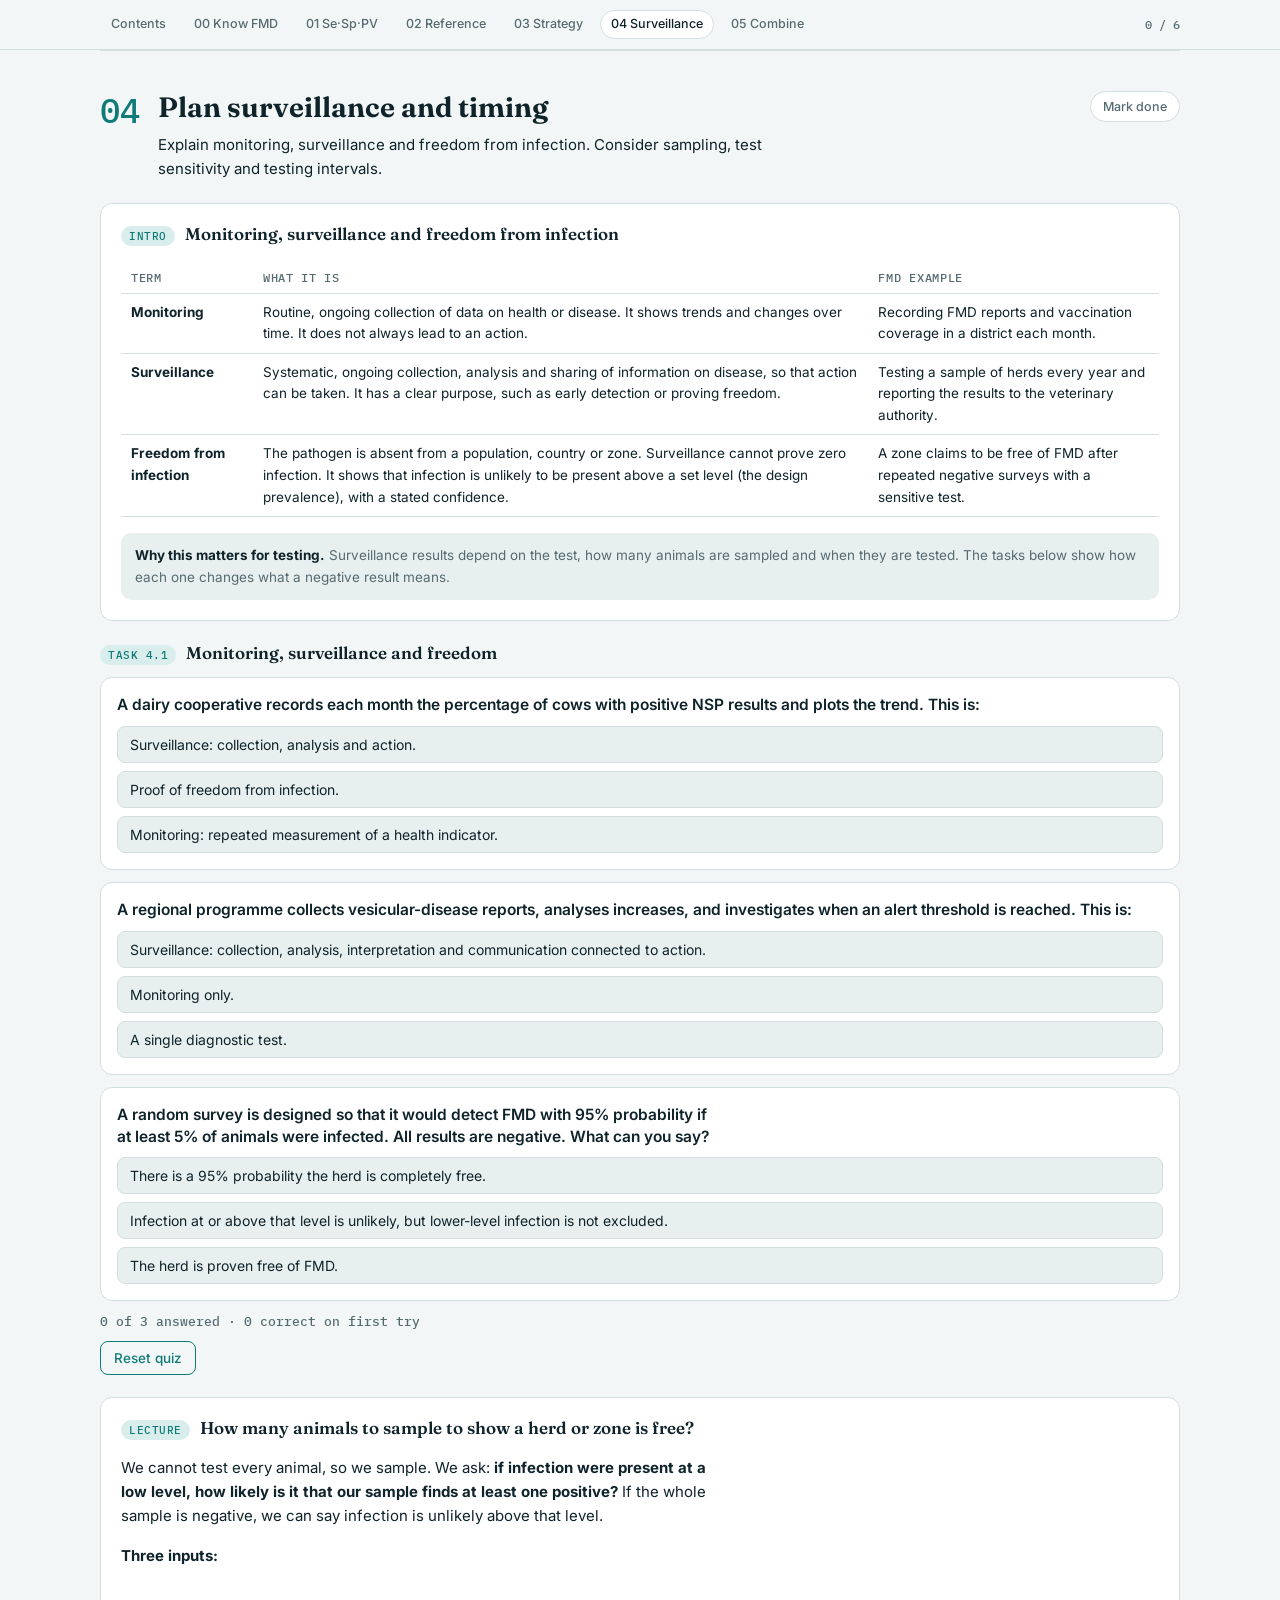
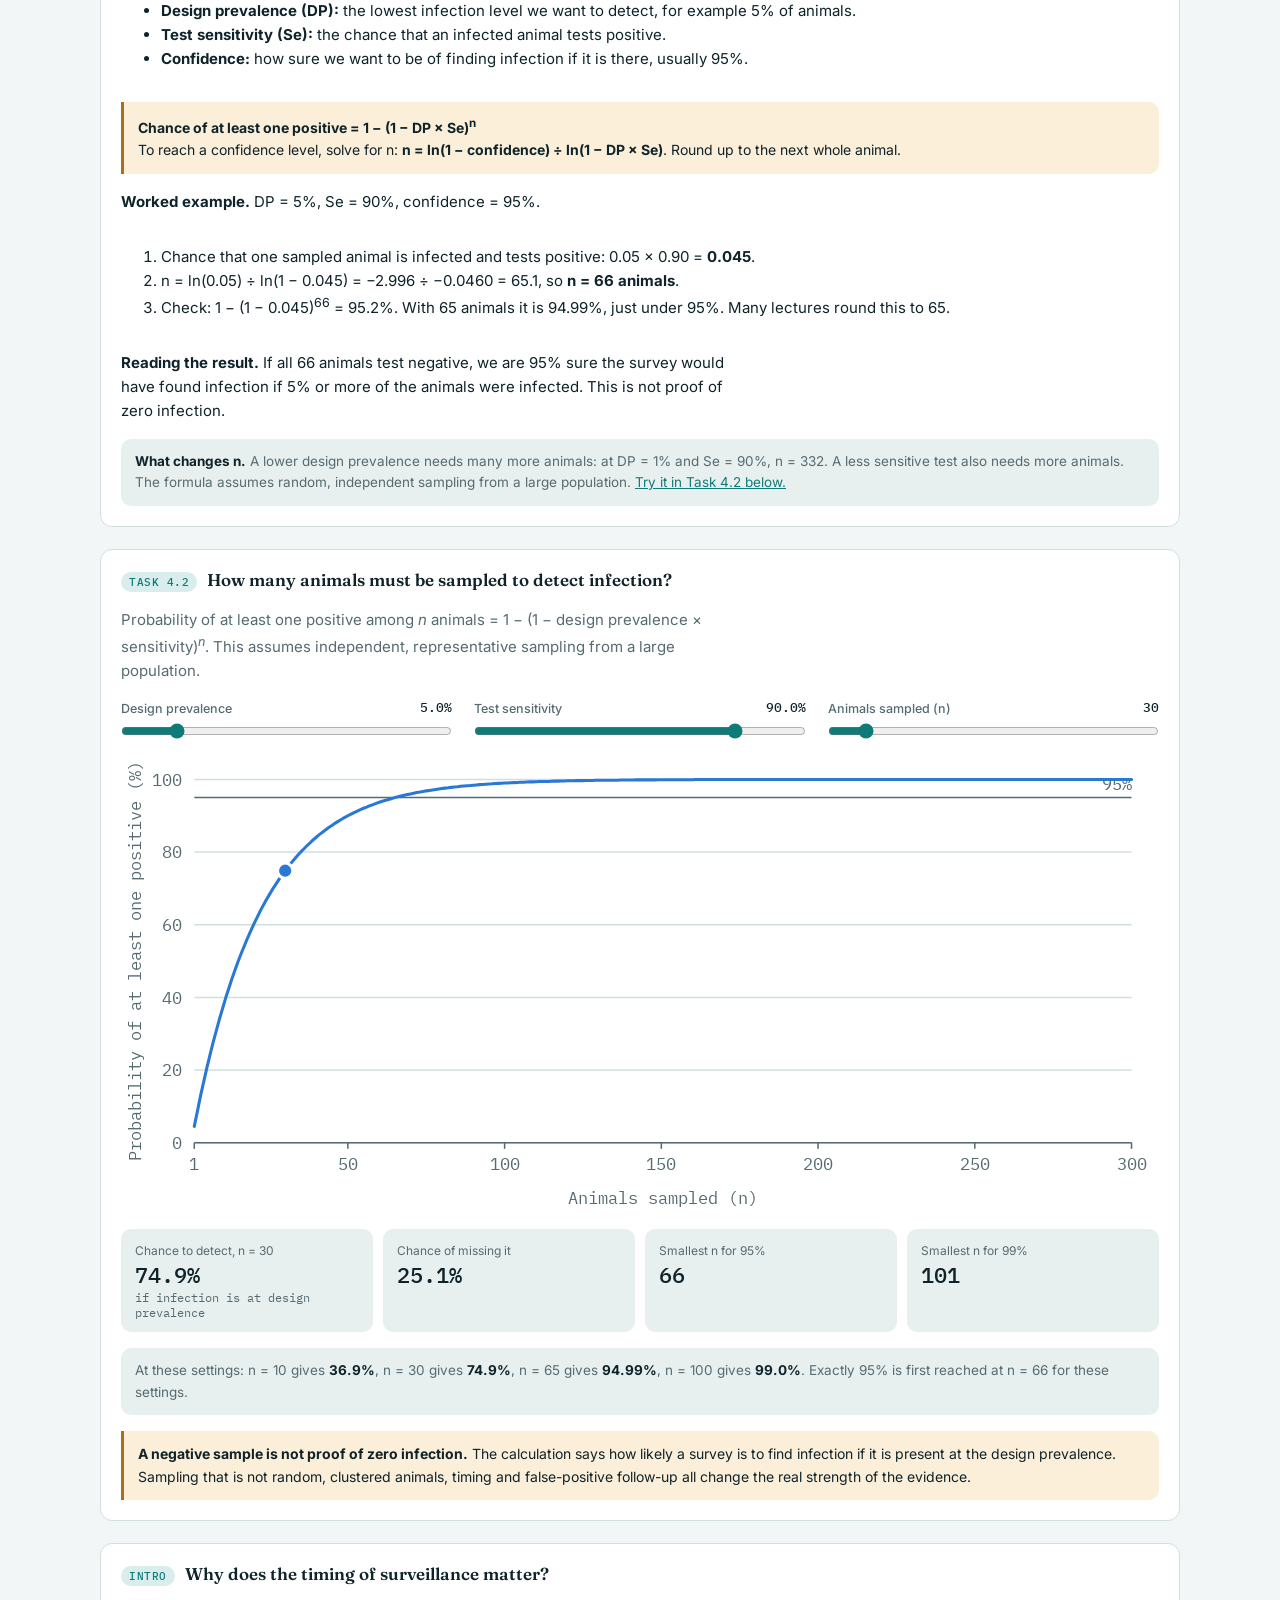
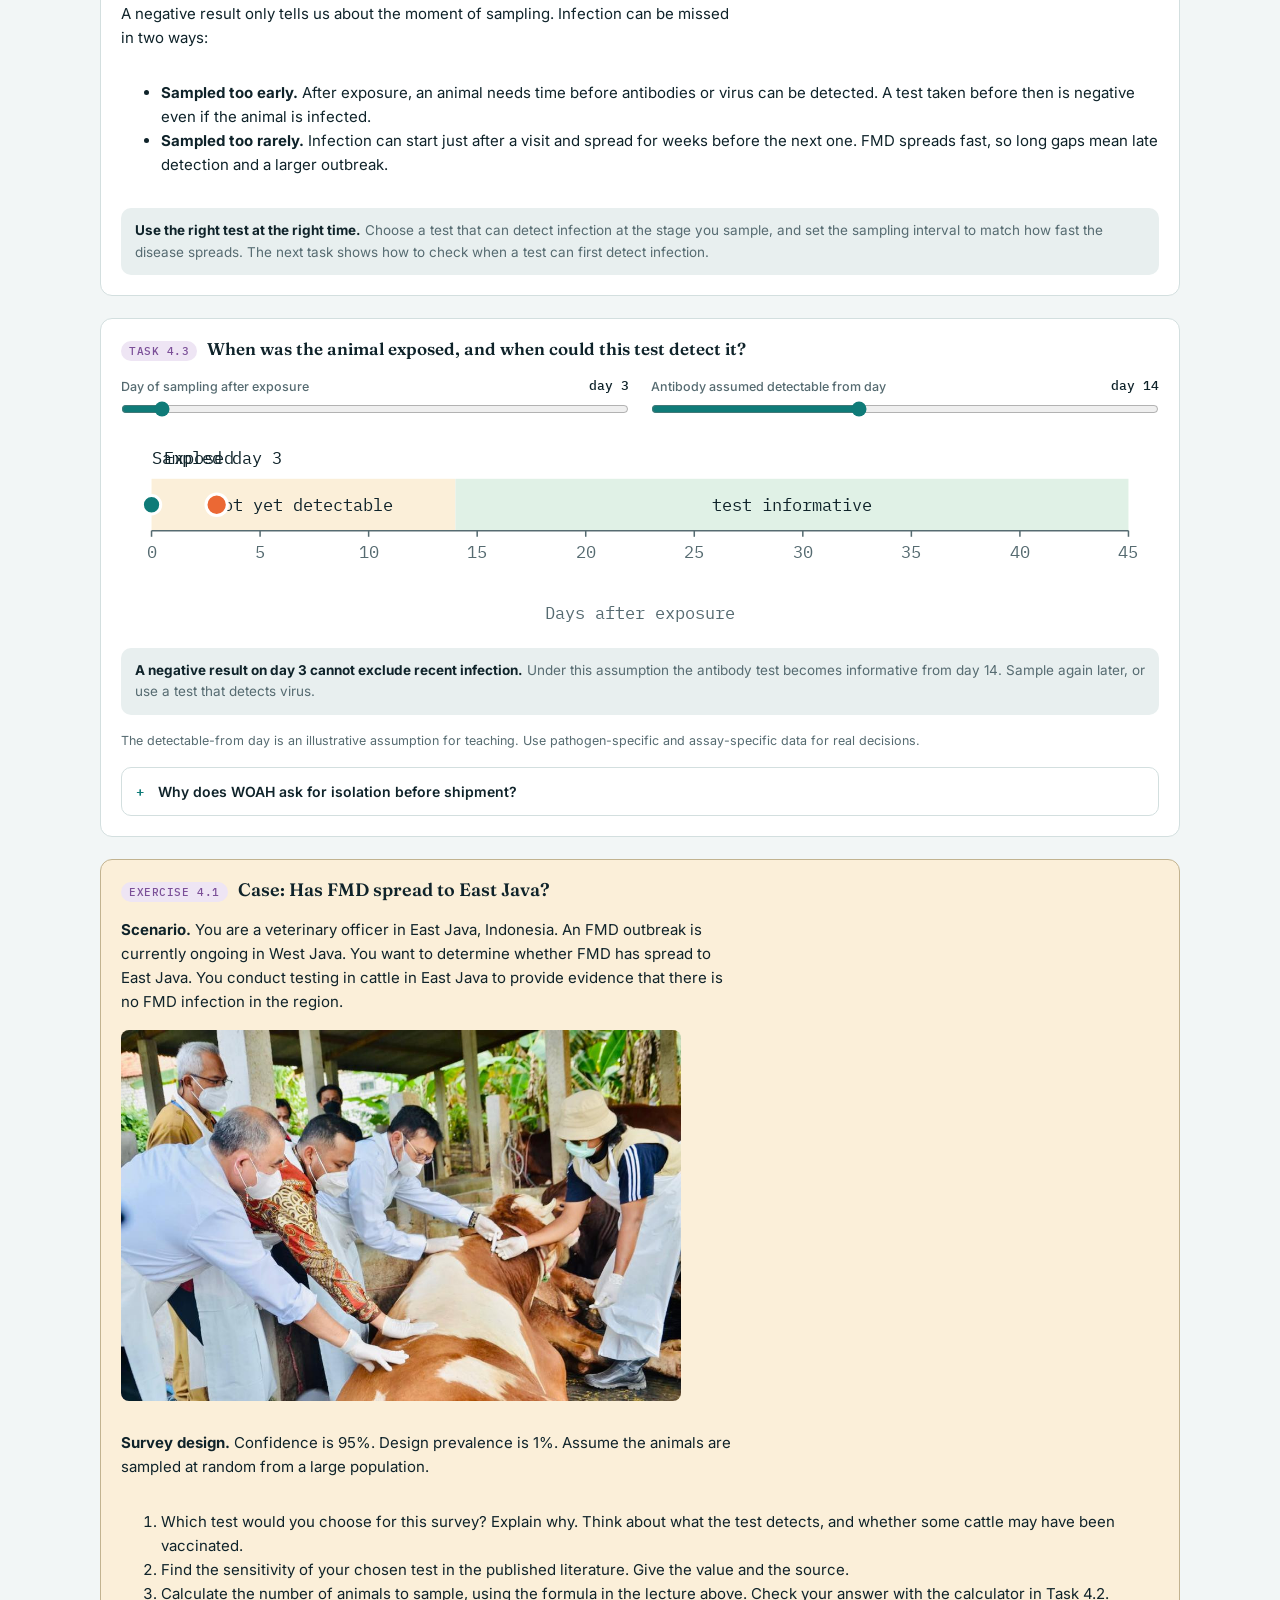
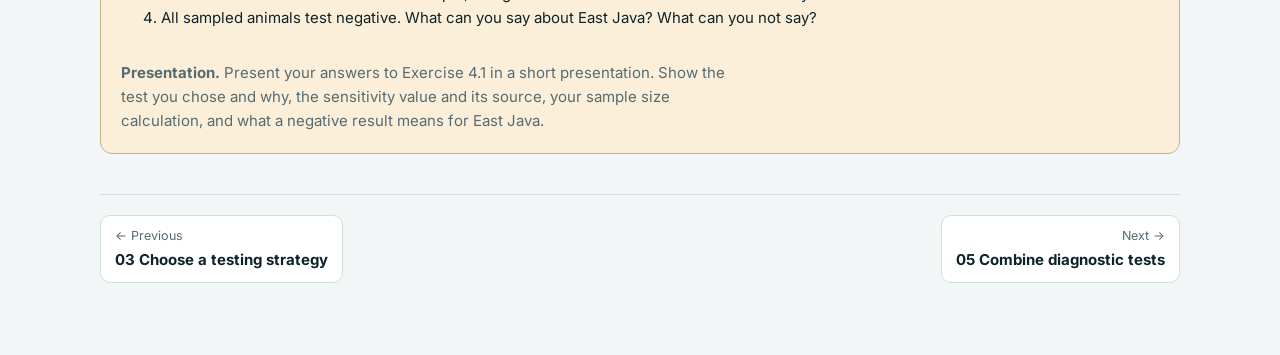
<file: 04-surveillance.html>
<!doctype html>
<html lang="en">
<head>
<meta charset="utf-8">
<meta name="viewport" content="width=device-width,initial-scale=1,viewport-fit=cover">
<title>04 Plan surveillance and timing · FMD Diagnostic Bench</title>
<meta name="description" content="Plan surveillance and timing. Module 1, Diagnostic tools in veterinary epidemiology, with foot-and-mouth disease as the case.">
<link rel="preconnect" href="https://fonts.googleapis.com">
<link rel="preconnect" href="https://fonts.gstatic.com" crossorigin>
<link rel="stylesheet" href="https://fonts.googleapis.com/css2?family=Fraunces:opsz,wght@9..144,500;9..144,650&family=Inter:wght@400;500;600&family=IBM+Plex+Mono:wght@400;500&display=swap">
<link rel="stylesheet" href="assets/style.css">
</head>
<body>
<nav class="top" aria-label="Sections"><div class="wrap" id="nav"><a href="index.html">Contents</a><a href="00-know-fmd.html" data-s="basics">00 Know FMD</a><a href="01-test-performance.html" data-s="lo1">01 Se·Sp·PV</a><a href="02-reference-standards.html" data-s="lo2">02 Reference</a><a href="03-testing-strategy.html" data-s="lo3">03 Strategy</a><a href="04-surveillance.html" data-s="lo4" aria-current="page">04 Surveillance</a><a href="05-combining-tests.html" data-s="lo5">05 Combine</a><span class="prog" id="prog">0 / 7</span></div></nav>
<div class="wrap">
<section class="lo" id="lo4">
  <div class="lohead"><span class="lonum">04</span><h1>Plan surveillance and timing</h1><button class="donebtn" data-sec="lo4" aria-pressed="false" type="button">Mark done</button>
    <p>Explain monitoring, surveillance and freedom from infection. Consider sampling, test sensitivity and testing intervals.</p></div>
  <div class="panel">
    <div class="step"><span class="tag v">Intro</span><h3>Monitoring, surveillance and freedom from infection</h3></div>
    <div class="tw"><table class="labt"><thead><tr><th>Term</th><th>What it is</th><th>FMD example</th></tr></thead><tbody>
      <tr><td><b>Monitoring</b></td><td>Routine, ongoing collection of data on health or disease. It shows trends and changes over time. It does not always lead to an action.</td><td>Recording FMD reports and vaccination coverage in a district each month.</td></tr>
      <tr><td><b>Surveillance</b></td><td>Systematic, ongoing collection, analysis and sharing of information on disease, so that action can be taken. It has a clear purpose, such as early detection or proving freedom.</td><td>Testing a sample of herds every year and reporting the results to the veterinary authority.</td></tr>
      <tr><td><b>Freedom from infection</b></td><td>The pathogen is absent from a population, country or zone. Surveillance cannot prove zero infection. It shows that infection is unlikely to be present above a set level (the design prevalence), with a stated confidence.</td><td>A zone claims to be free of FMD after repeated negative surveys with a sensitive test.</td></tr>
    </tbody></table></div>
    <p class="note"><b>Why this matters for testing.</b> Surveillance results depend on the test, how many animals are sampled and when they are tested. The tasks below show how each one changes what a negative result means.</p>
  </div>
  <div class="scen" id="q51"></div>
  <div class="panel">
    <div class="step"><span class="tag v">Lecture</span><h3>How many animals to sample to show a herd or zone is free?</h3></div>
    <p>We cannot test every animal, so we sample. We ask: <b>if infection were present at a low level, how likely is it that our sample finds at least one positive?</b> If the whole sample is negative, we can say infection is unlikely above that level.</p>
    <p><b>Three inputs:</b></p>
    <ul>
      <li><b>Design prevalence (DP):</b> the lowest infection level we want to detect, for example 5% of animals.</li>
      <li><b>Test sensitivity (Se):</b> the chance that an infected animal tests positive.</li>
      <li><b>Confidence:</b> how sure we want to be of finding infection if it is there, usually 95%.</li>
    </ul>
    <div class="callout"><b>Chance of at least one positive = 1 − (1 − DP × Se)<sup>n</sup></b><br>
      To reach a confidence level, solve for n: <b>n = ln(1 − confidence) ÷ ln(1 − DP × Se)</b>. Round up to the next whole animal.</div>
    <p><b>Worked example.</b> DP = 5%, Se = 90%, confidence = 95%.</p>
    <ol>
      <li>Chance that one sampled animal is infected and tests positive: 0.05 × 0.90 = <b>0.045</b>.</li>
      <li>n = ln(0.05) ÷ ln(1 − 0.045) = −2.996 ÷ −0.0460 = 65.1, so <b>n = 66 animals</b>.</li>
      <li>Check: 1 − (1 − 0.045)<sup>66</sup> = 95.2%. With 65 animals it is 94.99%, just under 95%. Many lectures round this to 65.</li>
    </ol>
    <p><b>Reading the result.</b> If all 66 animals test negative, we are 95% sure the survey would have found infection if 5% or more of the animals were infected. This is not proof of zero infection.</p>
    <p class="note"><b>What changes n.</b> A lower design prevalence needs many more animals: at DP = 1% and Se = 90%, n = 332. A less sensitive test also needs more animals. The formula assumes random, independent sampling from a large population. <a href="#t42">Try it in Task 4.2 below.</a></p>
  </div>
  <div class="panel" id="t42">
    <div class="step"><span class="tag v">Task 4.2</span><h3>How many animals must be sampled to detect infection?</h3></div>
    <p class="muted">Probability of at least one positive among <i>n</i> animals = 1 − (1 − design prevalence × sensitivity)<sup><i>n</i></sup>. This assumes independent, representative sampling from a large population.</p>
    <div class="sliders">
      <label class="sl" for="fdP"><span class="sh"><span>Design prevalence</span><output id="fdPO"></output></span><input type="range" id="fdP" min="0.5" max="30" step="0.5" value="5"></label>
      <label class="sl" for="fdS"><span class="sh"><span>Test sensitivity</span><output id="fdSO"></output></span><input type="range" id="fdS" min="50" max="100" step="0.1" value="90"></label>
      <label class="sl" for="fdN"><span class="sh"><span>Animals sampled (n)</span><output id="fdNO"></output></span><input type="range" id="fdN" min="1" max="300" step="1" value="30"></label>
    </div>
    <div class="chartbox" id="fdChart"></div>
    <div class="kpis" id="fdK"></div>
    <p class="note" id="fdTxt"></p>
    <div class="callout"><b>A negative sample is not proof of zero infection.</b> The calculation says how likely a survey is to find infection if it is present at the design prevalence. Sampling that is not random, clustered animals, timing and false-positive follow-up all change the real strength of the evidence.</div>
  </div>
  <div class="panel">
    <div class="step"><span class="tag v">Intro</span><h3>Why does the timing of surveillance matter?</h3></div>
    <p>A negative result only tells us about the moment of sampling. Infection can be missed in two ways:</p>
    <ul>
      <li><b>Sampled too early.</b> After exposure, an animal needs time before antibodies or virus can be detected. A test taken before then is negative even if the animal is infected.</li>
      <li><b>Sampled too rarely.</b> Infection can start just after a visit and spread for weeks before the next one. FMD spreads fast, so long gaps mean late detection and a larger outbreak.</li>
    </ul>
    <p class="note"><b>Use the right test at the right time.</b> Choose a test that can detect infection at the stage you sample, and set the sampling interval to match how fast the disease spreads. The next task shows how to check when a test can first detect infection.</p>
  </div>
  <div class="panel">
      <div class="step"><span class="tag a">Task 4.3</span><h3>When was the animal exposed, and when could this test detect it?</h3></div>
      <div class="sliders">
        <label class="sl" for="tmD"><span class="sh"><span>Day of sampling after exposure</span><output id="tmDO"></output></span><input type="range" id="tmD" min="0" max="45" step="1" value="3"></label>
        <label class="sl" for="tmW"><span class="sh"><span>Antibody assumed detectable from day</span><output id="tmWO"></output></span><input type="range" id="tmW" min="3" max="30" step="1" value="14"></label>
      </div>
      <div class="chartbox" id="tmSvg"></div>
      <p class="note" id="tmTxt"></p>
      <small class="muted">The detectable-from day is an illustrative assumption for teaching. Use pathogen-specific and assay-specific data for real decisions.</small>
      <details class="task"><summary>Why does WOAH ask for isolation before shipment?</summary><div class="body"><ul>
        <li>A 30-day isolation window guarantees that any animal exposed to the virus right before entering isolation has ample time to pass the incubation phase and develop visible clinical signs of the disease.</li>
        <li>Animals must undergo diagnostic virological and serological testing to prove they are negative for FMDV.</li>
        <li>WOAH requires that test samples are collected at least 28 days after the start of the isolation period. This deliberate delay gives an animal that was infected just as isolation began enough time to develop a detectable viral load or immune response (antibodies). This removes the risk of a false-negative result.</li>
      </ul></div></details>
    </div>
  <div class="panel chap ex" id="ex41">
    <div class="step"><span class="tag a">Exercise 4.1</span><h3>Case: Has FMD spread to East Java?</h3></div>
    <p><b>Scenario.</b> You are a veterinary officer in East Java, Indonesia. An FMD outbreak is currently ongoing in West Java. You want to determine whether FMD has spread to East Java. You conduct testing in cattle in East Java to provide evidence that there is no FMD infection in the region.</p>
    <figure style="margin:0 0 14px;max-width:560px">
      <a href="photos/fmd-cattle-vaccination-sampling.jpg" target="_blank" rel="noopener"><img src="photos/fmd-cattle-vaccination-sampling.jpg" width="1024" height="678" loading="lazy" alt="Veterinary staff in white coats, aprons, masks and gloves work on a brown and white cow lying on its side in a cattle shed. One person holds a syringe at the animal's neck." style="width:100%;height:auto;border-radius:8px;display:block"></a>
    </figure>
    <p><b>Survey design.</b> Confidence is 95%. Design prevalence is 1%. Assume the animals are sampled at random from a large population.</p>
    <ol class="q">
      <li>Which test would you choose for this survey? Explain why. Think about what the test detects, and whether some cattle may have been vaccinated.</li>
      <li>Find the sensitivity of your chosen test in the published literature. Give the value and the source.</li>
      <li>Calculate the number of animals to sample, using the formula in the lecture above. Check your answer with the calculator in Task 4.2.</li>
      <li>All sampled animals test negative. What can you say about East Java? What can you not say?</li>
    </ol>
    <p class="muted"><b>Presentation.</b> Present your answers to Exercise 4.1 in a short presentation. Show the test you chose and why, the sensitivity value and its source, your sample size calculation, and what a negative result means for East Java.</p>
  </div>
</section>

<div class="pager"><a href="03-testing-strategy.html"><small>← Previous</small><b>03 Choose a testing strategy</b></a><a class="nx" href="05-combining-tests.html"><small>Next →</small><b>05 Combine diagnostic tests</b></a></div>
</div>
<script src="assets/common.js"></script>
<script src="assets/s04.js"></script>
<script>initProgress();</script>
</body>
</html>
</file>
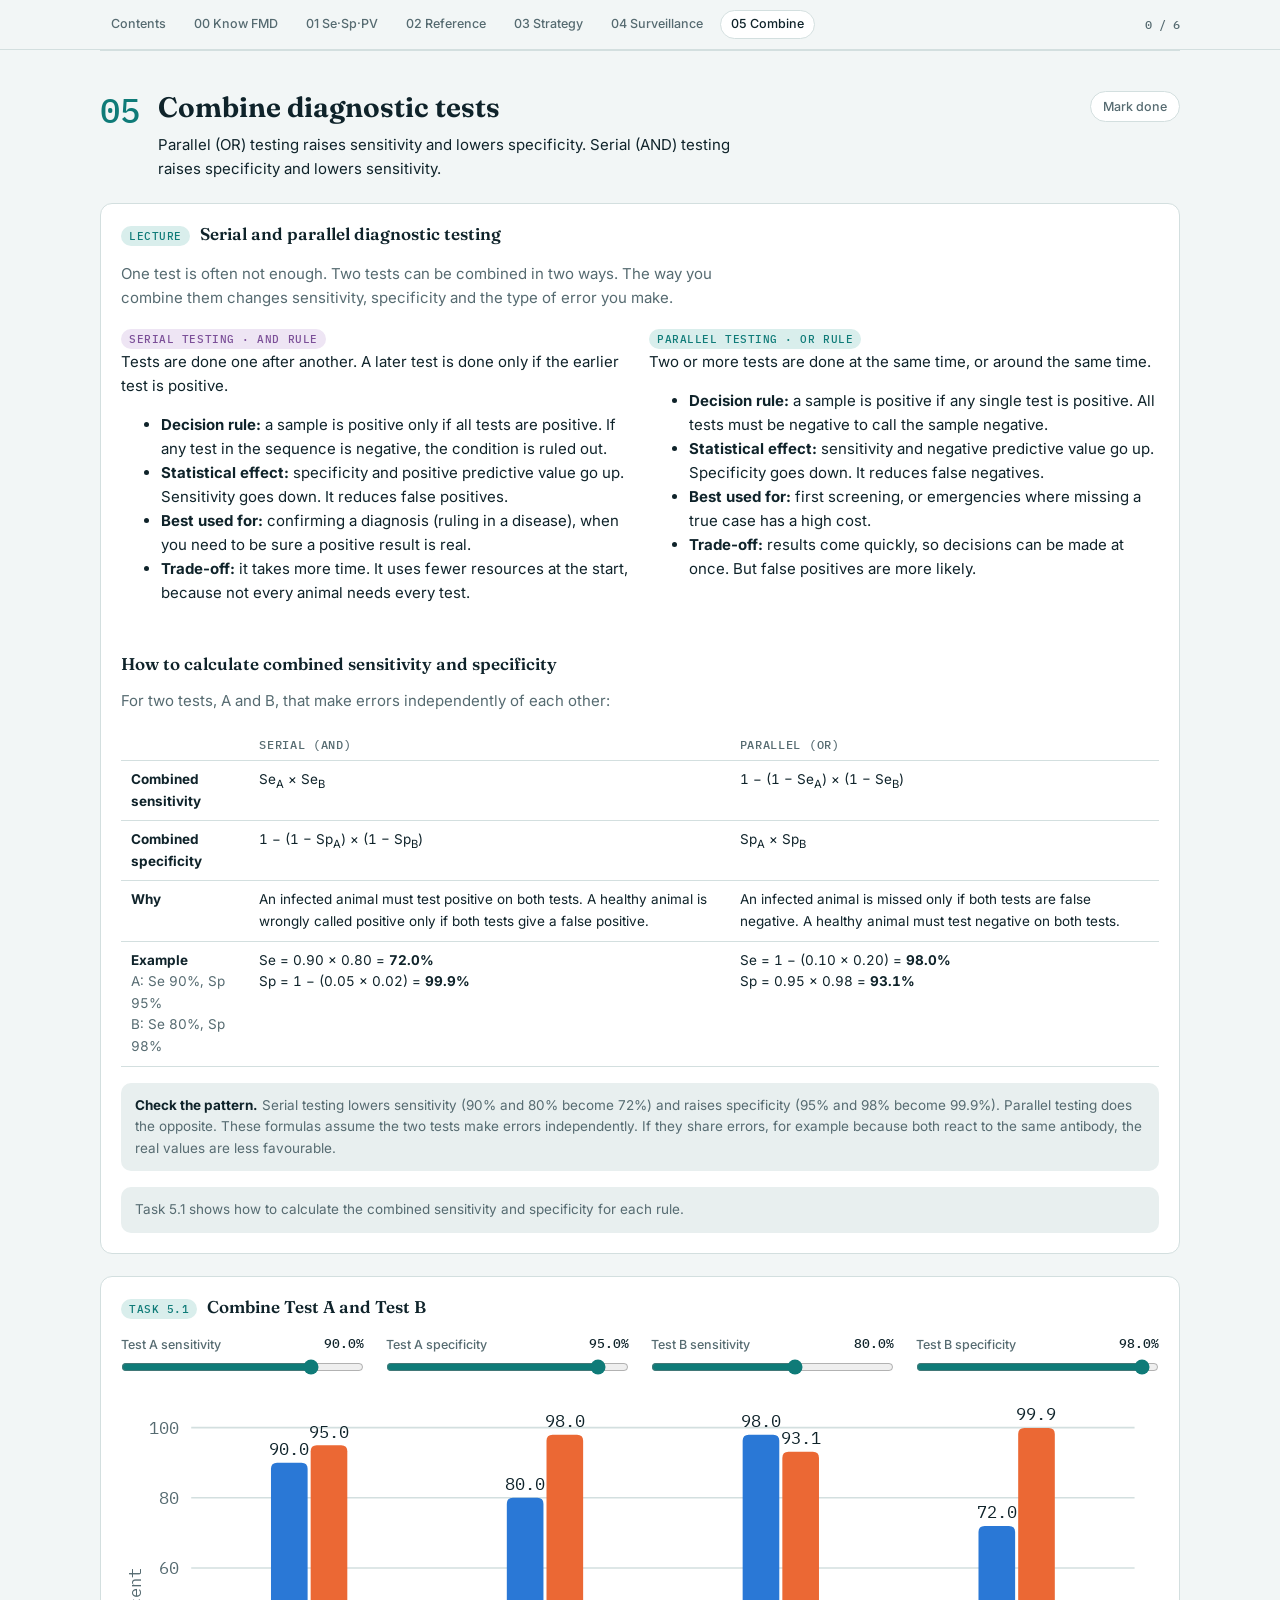
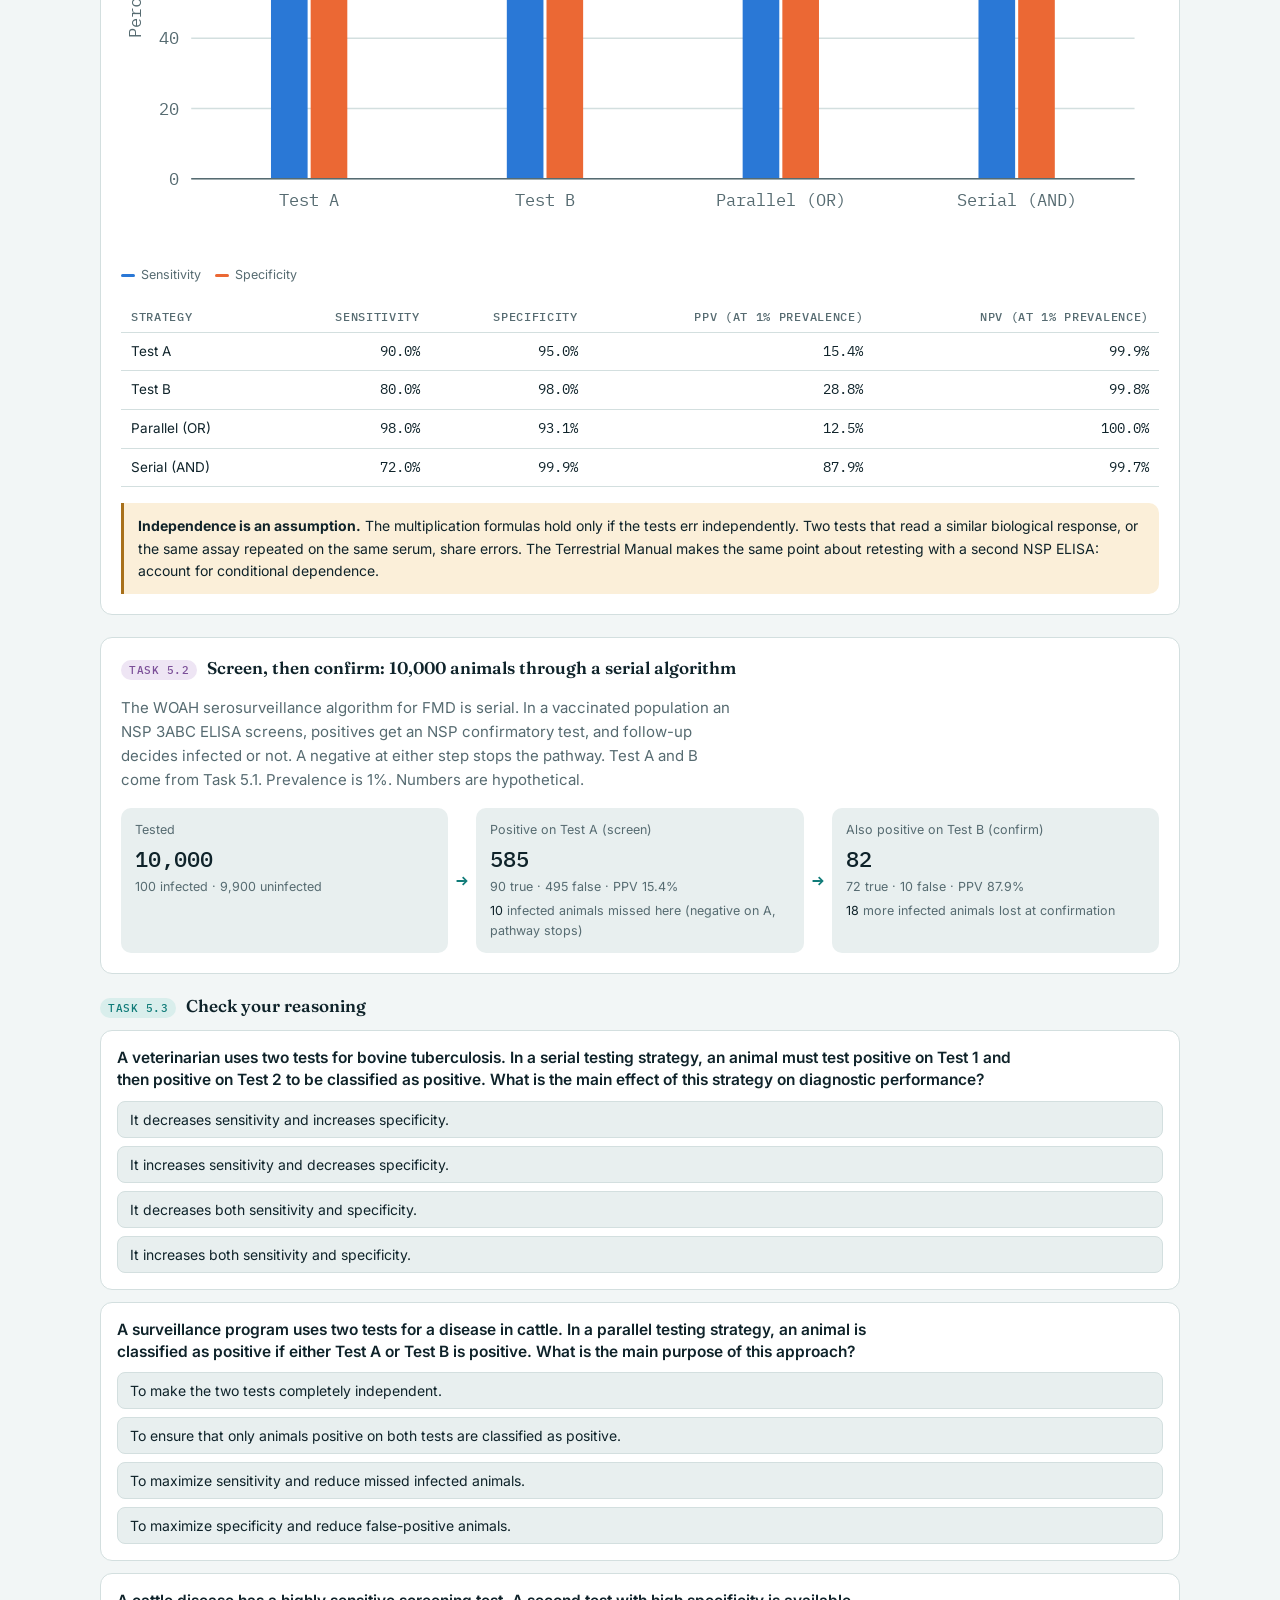
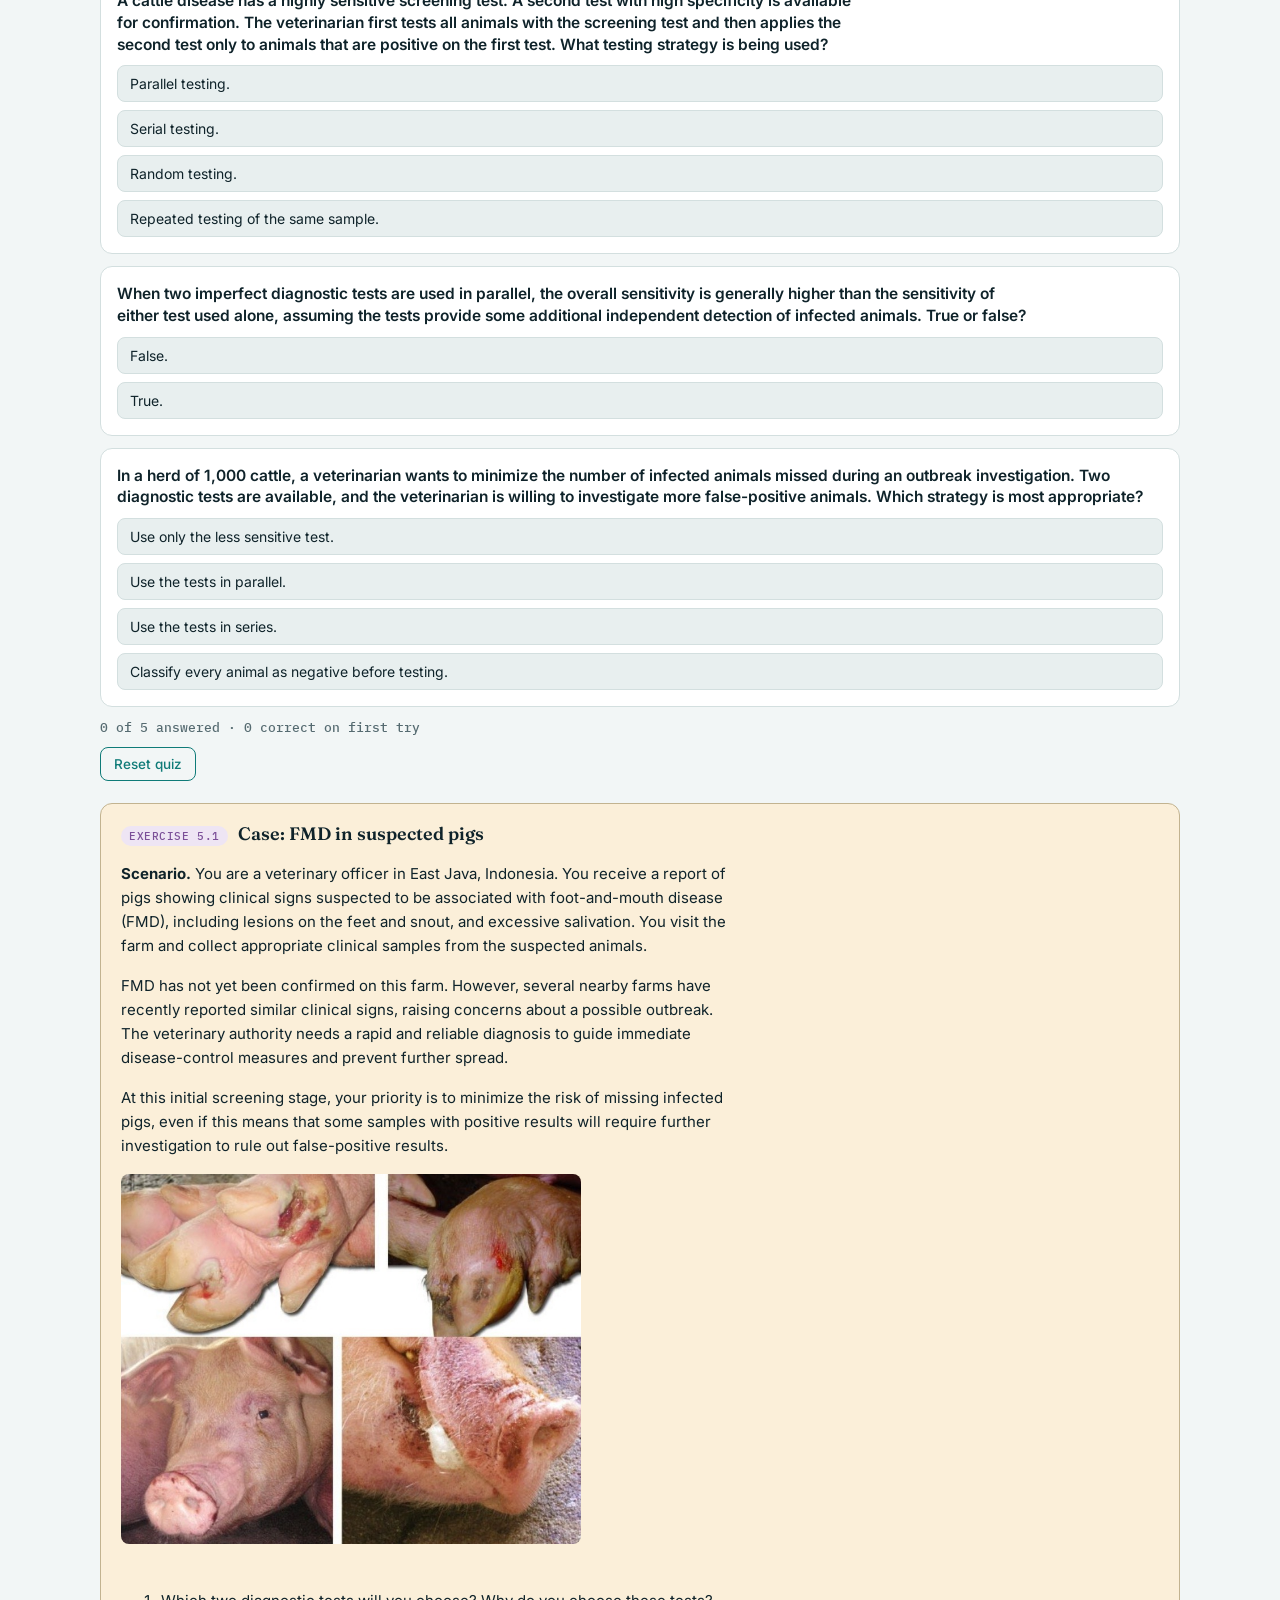
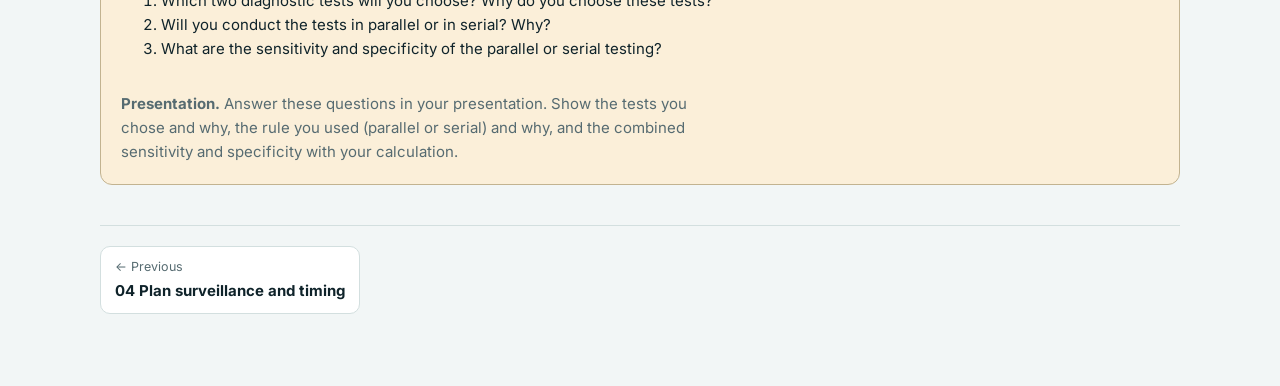
<file: 05-combining-tests.html>
<!doctype html>
<html lang="en">
<head>
<meta charset="utf-8">
<meta name="viewport" content="width=device-width,initial-scale=1,viewport-fit=cover">
<title>05 Combine diagnostic tests · FMD Diagnostic Bench</title>
<meta name="description" content="Combine diagnostic tests. Module 1, Diagnostic tools in veterinary epidemiology, with foot-and-mouth disease as the case.">
<link rel="preconnect" href="https://fonts.googleapis.com">
<link rel="preconnect" href="https://fonts.gstatic.com" crossorigin>
<link rel="stylesheet" href="https://fonts.googleapis.com/css2?family=Fraunces:opsz,wght@9..144,500;9..144,650&family=Inter:wght@400;500;600&family=IBM+Plex+Mono:wght@400;500&display=swap">
<link rel="stylesheet" href="assets/style.css">
</head>
<body>
<nav class="top" aria-label="Sections"><div class="wrap" id="nav"><a href="index.html">Contents</a><a href="00-know-fmd.html" data-s="basics">00 Know FMD</a><a href="01-test-performance.html" data-s="lo1">01 Se·Sp·PV</a><a href="02-reference-standards.html" data-s="lo2">02 Reference</a><a href="03-testing-strategy.html" data-s="lo3">03 Strategy</a><a href="04-surveillance.html" data-s="lo4">04 Surveillance</a><a href="05-combining-tests.html" data-s="lo5" aria-current="page">05 Combine</a><span class="prog" id="prog">0 / 7</span></div></nav>
<div class="wrap">
<section class="lo" id="lo5">
  <div class="lohead"><span class="lonum">05</span><h1>Combine diagnostic tests</h1><button class="donebtn" data-sec="lo5" aria-pressed="false" type="button">Mark done</button>
    <p>Parallel (OR) testing raises sensitivity and lowers specificity. Serial (AND) testing raises specificity and lowers sensitivity.</p></div>
  <div class="panel">
    <div class="step"><span class="tag v">Lecture</span><h3>Serial and parallel diagnostic testing</h3></div>
    <p class="muted">One test is often not enough. Two tests can be combined in two ways. The way you combine them changes sensitivity, specificity and the type of error you make.</p>
    <div class="grid2">
      <div>
        <p><span class="tag a">Serial testing · AND rule</span></p>
        <p>Tests are done one after another. A later test is done only if the earlier test is positive.</p>
        <ul>
          <li><b>Decision rule:</b> a sample is positive only if all tests are positive. If any test in the sequence is negative, the condition is ruled out.</li>
          <li><b>Statistical effect:</b> specificity and positive predictive value go up. Sensitivity goes down. It reduces false positives.</li>
          <li><b>Best used for:</b> confirming a diagnosis (ruling in a disease), when you need to be sure a positive result is real.</li>
          <li><b>Trade-off:</b> it takes more time. It uses fewer resources at the start, because not every animal needs every test.</li>
        </ul>
      </div>
      <div>
        <p><span class="tag v">Parallel testing · OR rule</span></p>
        <p>Two or more tests are done at the same time, or around the same time.</p>
        <ul>
          <li><b>Decision rule:</b> a sample is positive if any single test is positive. All tests must be negative to call the sample negative.</li>
          <li><b>Statistical effect:</b> sensitivity and negative predictive value go up. Specificity goes down. It reduces false negatives.</li>
          <li><b>Best used for:</b> first screening, or emergencies where missing a true case has a high cost.</li>
          <li><b>Trade-off:</b> results come quickly, so decisions can be made at once. But false positives are more likely.</li>
        </ul>
      </div>
    </div>
    <h3 style="margin-top:18px">How to calculate combined sensitivity and specificity</h3>
    <p class="muted">For two tests, A and B, that make errors independently of each other:</p>
    <div class="tw"><table class="labt"><thead><tr><th></th><th>Serial (AND)</th><th>Parallel (OR)</th></tr></thead><tbody>
      <tr><td><b>Combined sensitivity</b></td><td>Se<sub>A</sub> × Se<sub>B</sub></td><td>1 − (1 − Se<sub>A</sub>) × (1 − Se<sub>B</sub>)</td></tr>
      <tr><td><b>Combined specificity</b></td><td>1 − (1 − Sp<sub>A</sub>) × (1 − Sp<sub>B</sub>)</td><td>Sp<sub>A</sub> × Sp<sub>B</sub></td></tr>
      <tr><td><b>Why</b></td><td>An infected animal must test positive on both tests. A healthy animal is wrongly called positive only if both tests give a false positive.</td><td>An infected animal is missed only if both tests are false negative. A healthy animal must test negative on both tests.</td></tr>
      <tr><td><b>Example</b><br><span class="muted">A: Se 90%, Sp 95%<br>B: Se 80%, Sp 98%</span></td><td>Se = 0.90 × 0.80 = <b>72.0%</b><br>Sp = 1 − (0.05 × 0.02) = <b>99.9%</b></td><td>Se = 1 − (0.10 × 0.20) = <b>98.0%</b><br>Sp = 0.95 × 0.98 = <b>93.1%</b></td></tr>
    </tbody></table></div>
    <p class="note"><b>Check the pattern.</b> Serial testing lowers sensitivity (90% and 80% become 72%) and raises specificity (95% and 98% become 99.9%). Parallel testing does the opposite. These formulas assume the two tests make errors independently. If they share errors, for example because both react to the same antibody, the real values are less favourable.</p>
    <p class="note">Task 5.1 shows how to calculate the combined sensitivity and specificity for each rule.</p>
  </div>
  <div class="panel">
    <div class="step"><span class="tag v">Task 5.1</span><h3>Combine Test A and Test B</h3></div>
    <div class="sliders">
      <label class="sl" for="cSeA"><span class="sh"><span>Test A sensitivity</span><output id="cSeAO"></output></span><input type="range" id="cSeA" min="50" max="100" step="0.1" value="90"></label>
      <label class="sl" for="cSpA"><span class="sh"><span>Test A specificity</span><output id="cSpAO"></output></span><input type="range" id="cSpA" min="50" max="100" step="0.1" value="95"></label>
      <label class="sl" for="cSeB"><span class="sh"><span>Test B sensitivity</span><output id="cSeBO"></output></span><input type="range" id="cSeB" min="50" max="100" step="0.1" value="80"></label>
      <label class="sl" for="cSpB"><span class="sh"><span>Test B specificity</span><output id="cSpBO"></output></span><input type="range" id="cSpB" min="50" max="100" step="0.1" value="98"></label>
    </div>
    <div class="chartbox" id="cChart"></div>
    <div class="legend"><span><i style="background:var(--s1)"></i>Sensitivity</span><span><i style="background:var(--s2)"></i>Specificity</span></div>
    <div class="tw"><table><thead><tr><th>Strategy</th><th>Sensitivity</th><th>Specificity</th><th>PPV (at 1% prevalence)</th><th>NPV (at 1% prevalence)</th></tr></thead><tbody id="cTab"></tbody></table></div>
    <div class="callout"><b>Independence is an assumption.</b> The multiplication formulas hold only if the tests err independently. Two tests that read a similar biological response, or the same assay repeated on the same serum, share errors. The Terrestrial Manual makes the same point about retesting with a second NSP ELISA: account for conditional dependence.</div>
  </div>
  <div class="panel">
    <div class="step"><span class="tag a">Task 5.2</span><h3>Screen, then confirm: 10,000 animals through a serial algorithm</h3></div>
    <p class="muted">The WOAH serosurveillance algorithm for FMD is serial. In a vaccinated population an NSP 3ABC ELISA screens, positives get an NSP confirmatory test, and follow-up decides infected or not. A negative at either step stops the pathway. Test A and B come from Task 5.1. Prevalence is 1%. Numbers are hypothetical.</p>
    <div class="flow" id="casc"></div>
  </div>
  <div class="scen" id="q6"></div>
  <div class="panel chap ex" id="ex51">
    <div class="step"><span class="tag a">Exercise 5.1</span><h3>Case: FMD in suspected pigs</h3></div>
    <p><b>Scenario.</b> You are a veterinary officer in East Java, Indonesia. You receive a report of pigs showing clinical signs suspected to be associated with foot-and-mouth disease (FMD), including lesions on the feet and snout, and excessive salivation. You visit the farm and collect appropriate clinical samples from the suspected animals.</p>
    <p>FMD has not yet been confirmed on this farm. However, several nearby farms have recently reported similar clinical signs, raising concerns about a possible outbreak. The veterinary authority needs a rapid and reliable diagnosis to guide immediate disease-control measures and prevent further spread.</p>
    <p>At this initial screening stage, your priority is to minimize the risk of missing infected pigs, even if this means that some samples with positive results will require further investigation to rule out false-positive results.</p>
    <figure style="margin:0 0 14px;max-width:460px">
      <a href="photos/fmd-pig-lesions.jpg" target="_blank" rel="noopener"><img src="photos/fmd-pig-lesions.jpg" width="811" height="653" loading="lazy" alt="Four photos of pigs with suspected FMD lesions. Top: foot lesions with raw, red erosions at the coronary band and between the claws. Bottom: lesions on the snout and a salivary discharge near the mouth." style="width:100%;height:auto;border-radius:8px;display:block"></a>
    </figure>
    <ol class="q">
      <li>Which two diagnostic tests will you choose? Why do you choose these tests?</li>
      <li>Will you conduct the tests in parallel or in serial? Why?</li>
      <li>What are the sensitivity and specificity of the parallel or serial testing?</li>
    </ol>
    <p class="muted"><b>Presentation.</b> Answer these questions in your presentation. Show the tests you chose and why, the rule you used (parallel or serial) and why, and the combined sensitivity and specificity with your calculation.</p>
  </div>
</section>

<div class="pager"><a href="04-surveillance.html"><small>← Previous</small><b>04 Plan surveillance and timing</b></a></div>
</div>
<script src="assets/common.js"></script>
<script src="assets/s05.js"></script>
<script>initProgress();</script>
</body>
</html>
</file>
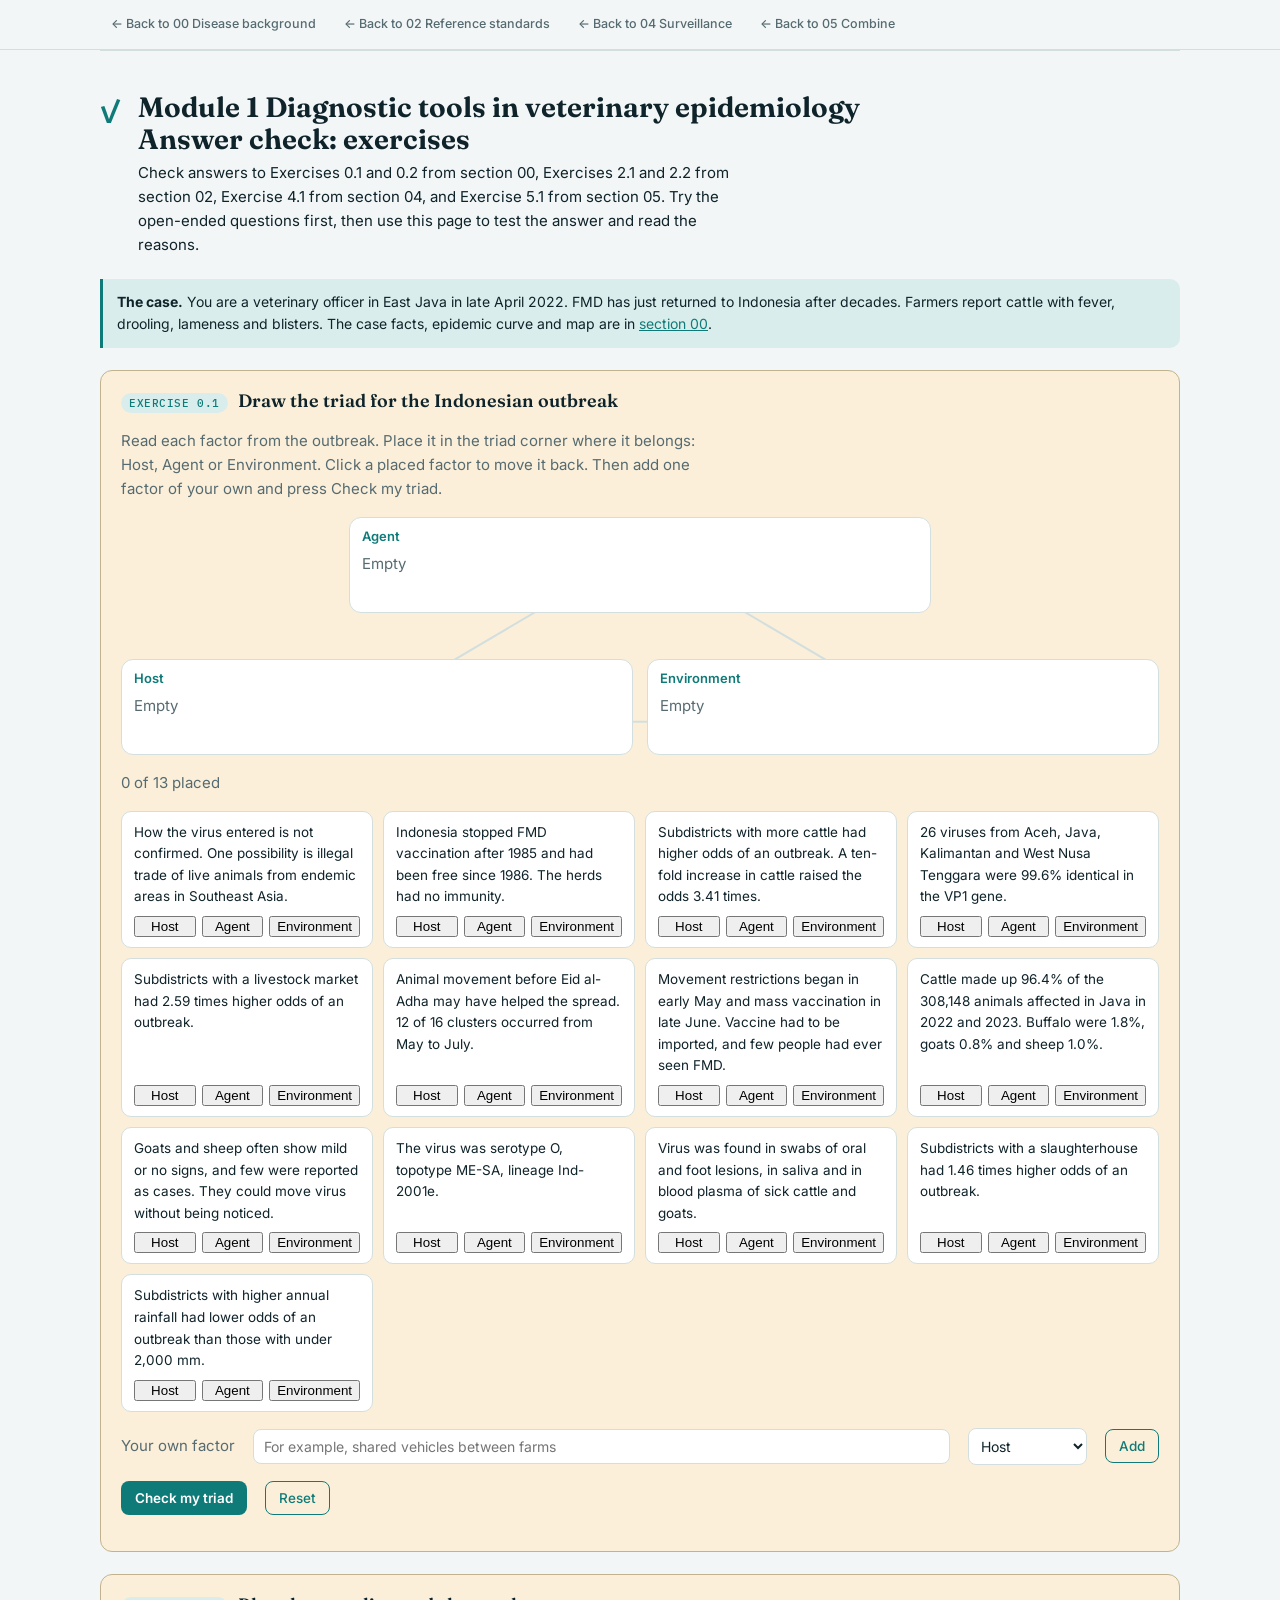
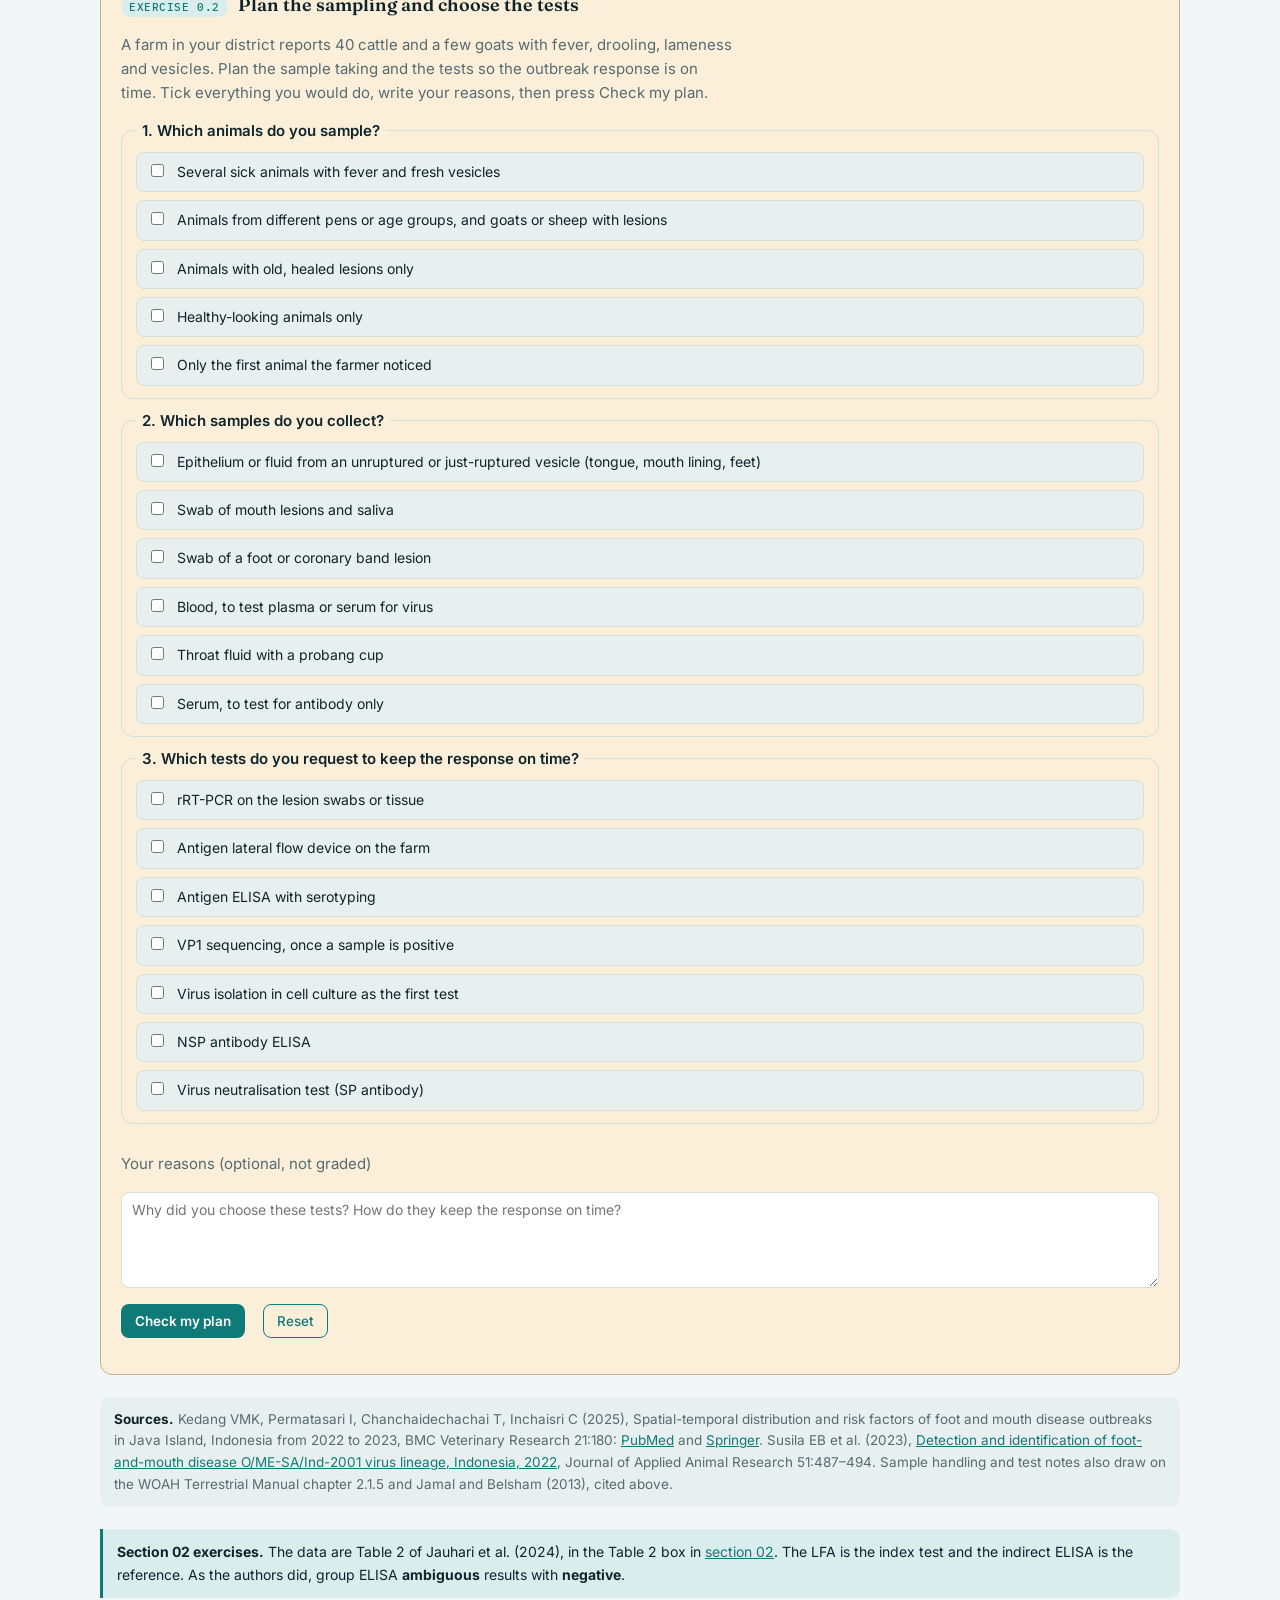
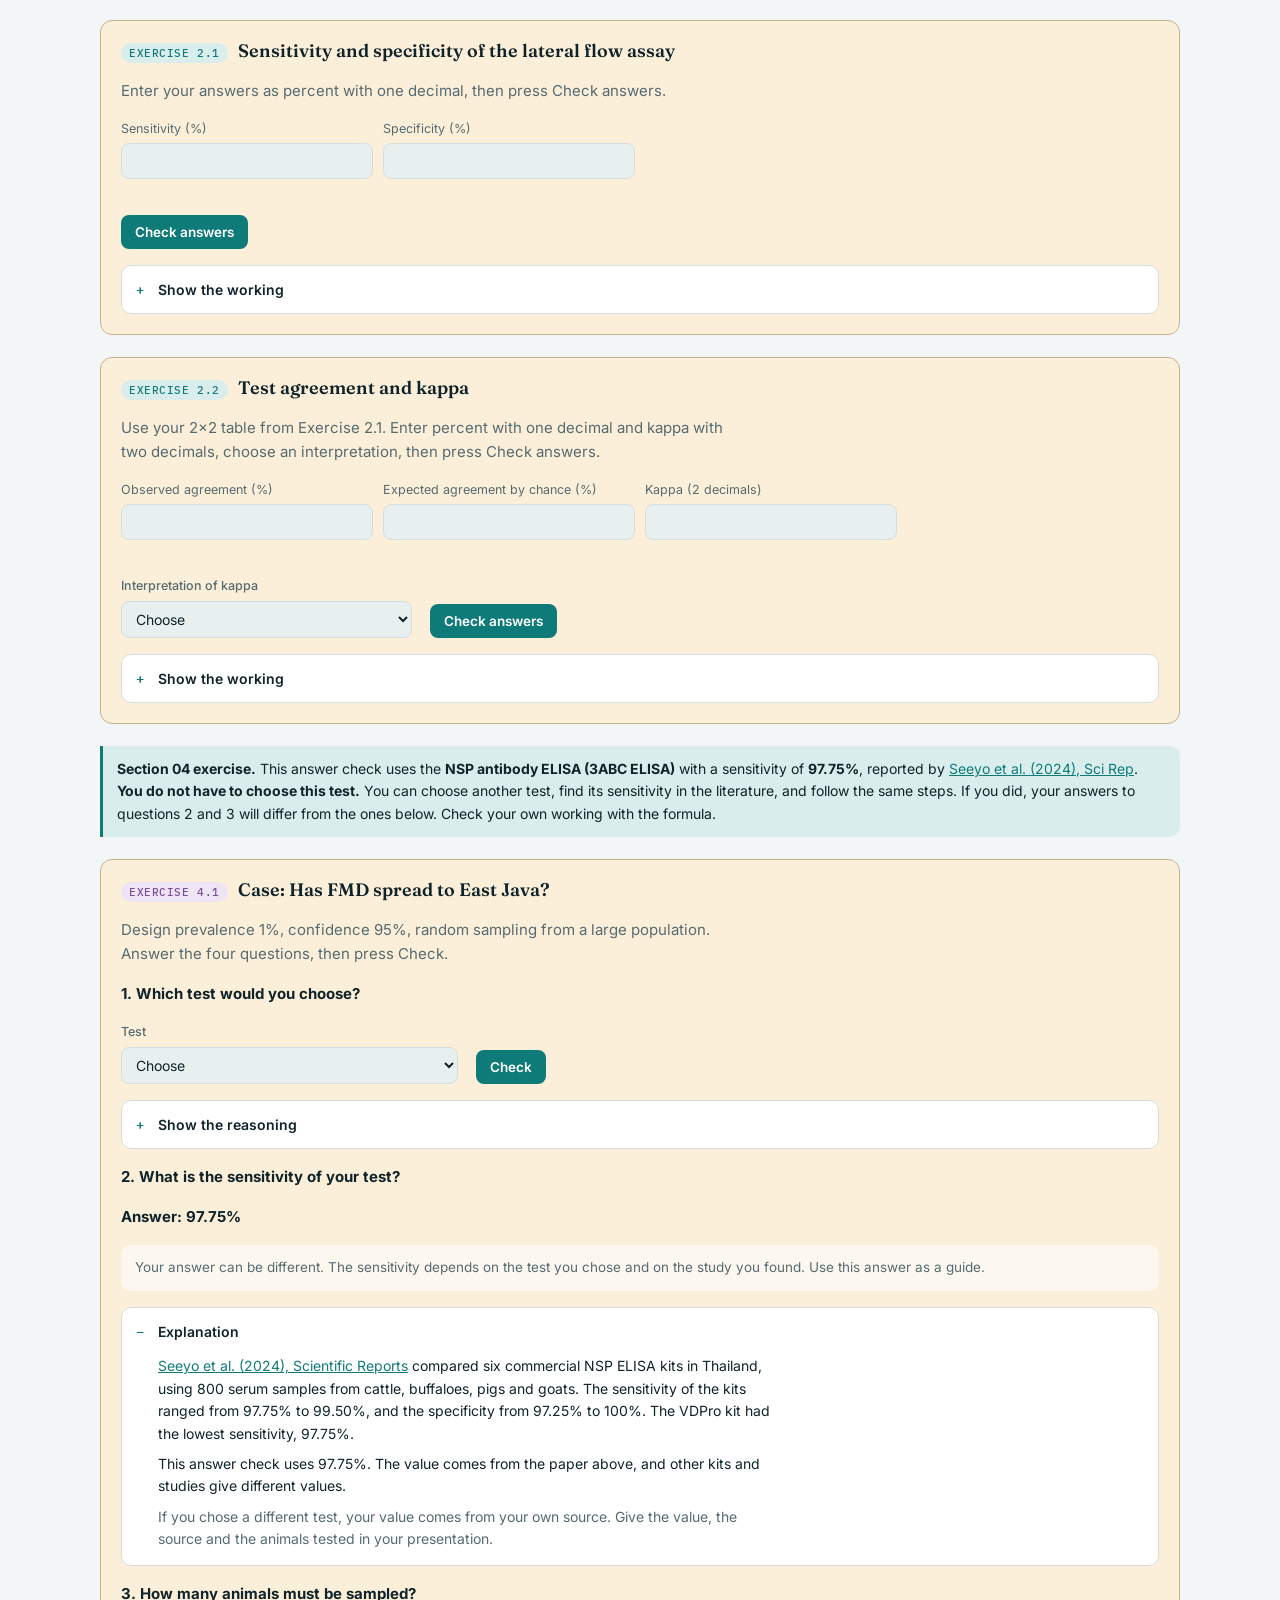
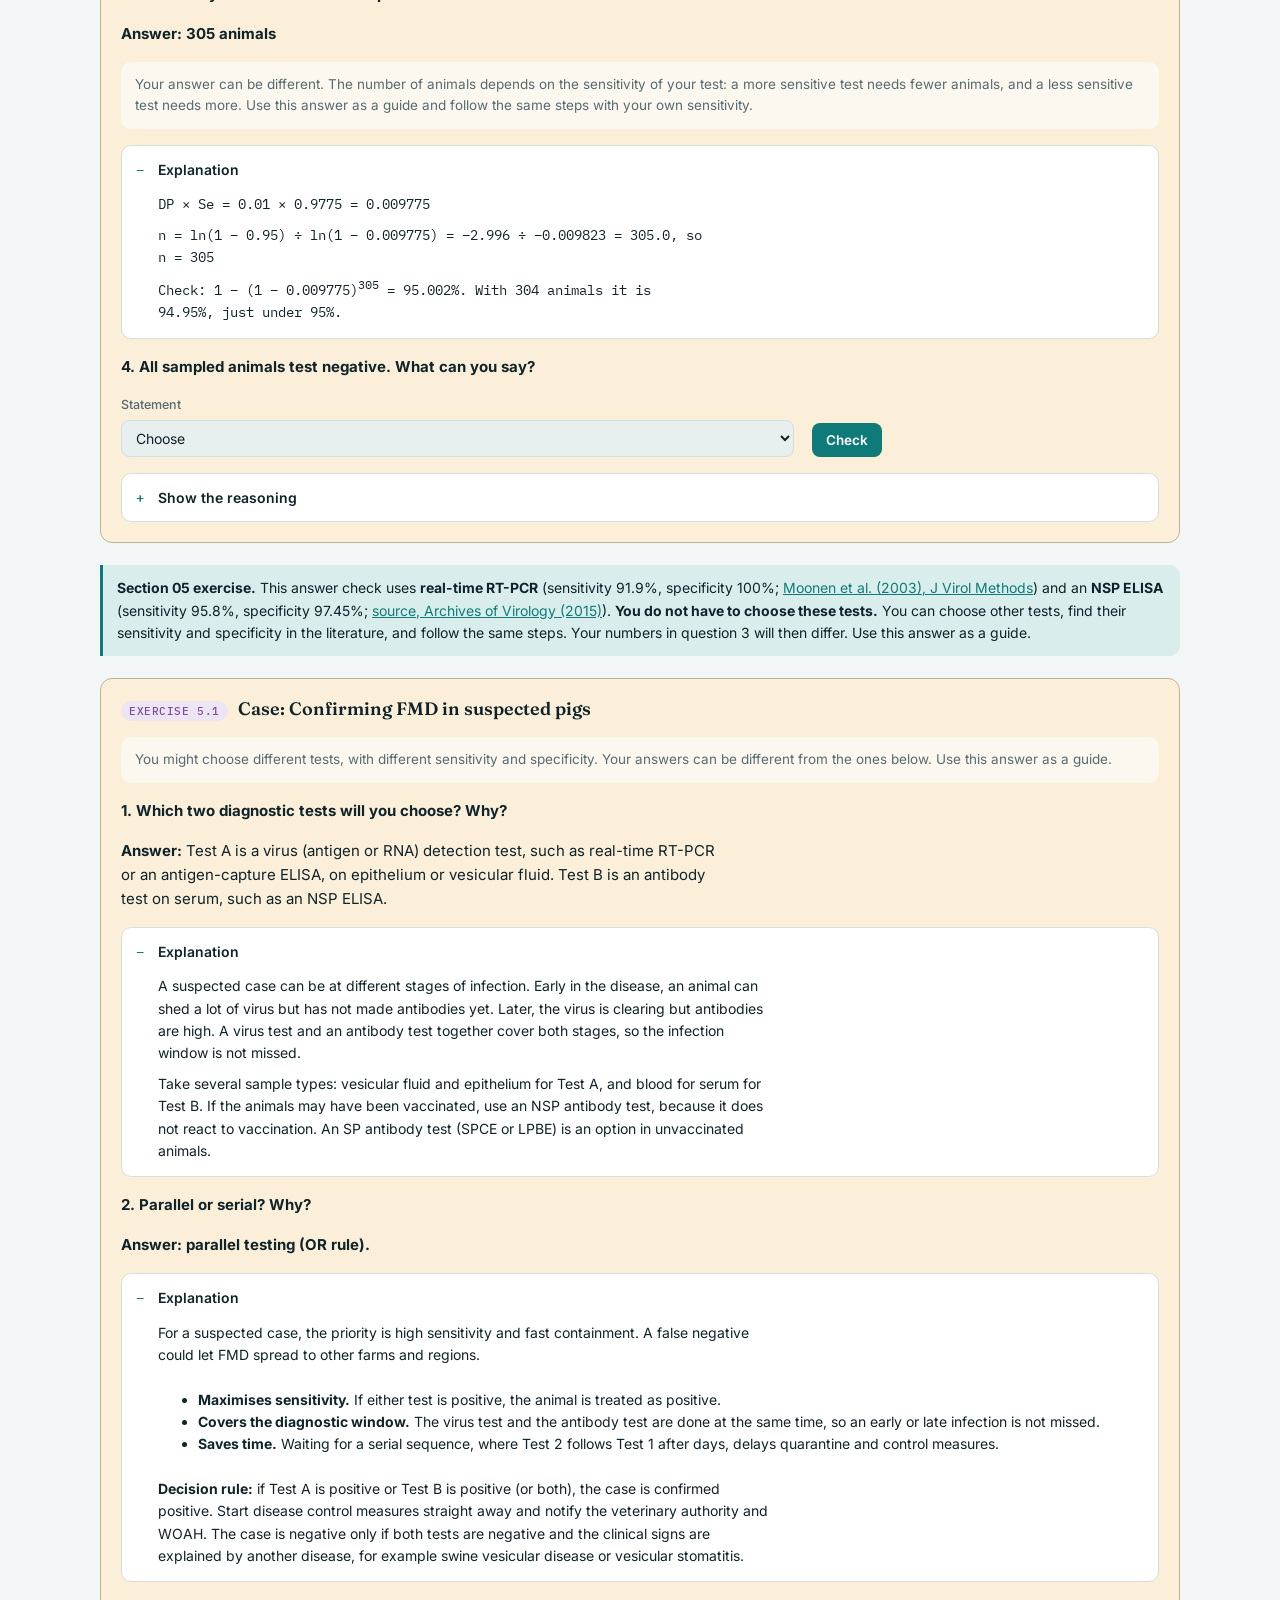
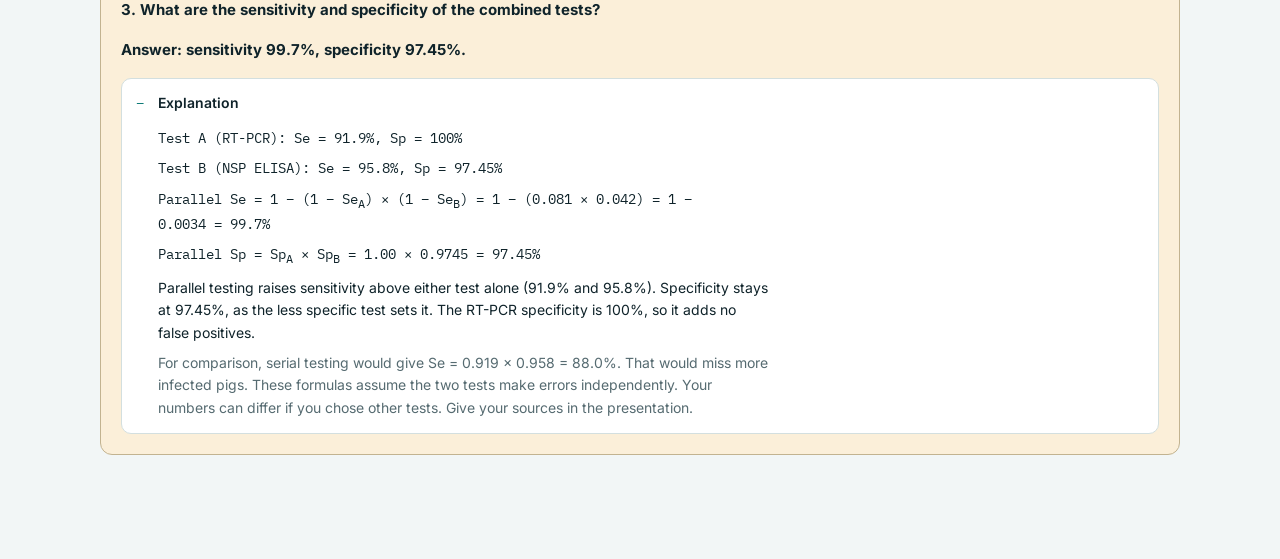
<file: answer-check.html>
<!doctype html>
<html lang="en">
<head>
<meta charset="utf-8">
<meta name="viewport" content="width=device-width,initial-scale=1,viewport-fit=cover">
<title>Answer check · Exercises · FMD Diagnostic Bench</title>
<meta name="description" content="Answer check for the exercises in sections 00, 02, 04 and 05.">
<link rel="preconnect" href="https://fonts.googleapis.com">
<link rel="preconnect" href="https://fonts.gstatic.com" crossorigin>
<link rel="stylesheet" href="https://fonts.googleapis.com/css2?family=Fraunces:opsz,wght@9..144,500;9..144,650&family=Inter:wght@400;500;600&family=IBM+Plex+Mono:wght@400;500&display=swap">
<link rel="stylesheet" href="assets/style.css">
<style>
.tri2{position:relative;display:grid;grid-template-columns:1fr 1fr;grid-template-areas:"a a" "h e";gap:46px 14px}
.tri2 .tlines{position:absolute;inset:0;width:100%;height:100%;pointer-events:none}
.tri2 .tlines line{stroke:var(--line);stroke-width:2;vector-effect:non-scaling-stroke}
.zone{position:relative;background:var(--surface);border:1px solid var(--line);border-radius:12px;padding:10px 12px;min-height:96px;display:grid;gap:8px;align-content:start;min-width:0}
.zone h4{font:600 13px var(--body);color:var(--accent)}
.z-agent{grid-area:a;justify-self:center;width:min(100%,56%)}.z-host{grid-area:h}.z-env{grid-area:e}
.zl{display:flex;flex-wrap:wrap;gap:6px}
.zc{font:500 12px var(--body);color:var(--ink);background:var(--accent-soft);border:1px solid var(--accent);border-radius:999px;padding:4px 10px;cursor:pointer;text-align:left}
.zc.own{background:var(--ab-soft);border-color:var(--ab);cursor:default}
.zc.ok{background:var(--good-soft);border-color:var(--good)}.zc.bad{background:var(--crit-soft);border-color:var(--crit)}
.zc:disabled{cursor:default;opacity:1}
.fcards{display:grid;grid-template-columns:repeat(auto-fill,minmax(250px,1fr));gap:10px}
.fc{border:1px solid var(--line);border-radius:10px;background:var(--surface);padding:10px 12px;display:grid;gap:8px;align-content:space-between;font-size:13.5px}
.fc p{max-width:none}
.fb{display:flex;gap:6px;flex-wrap:wrap}
.fb .dc{flex:1}
.controls.own{align-items:center;flex-wrap:wrap}
.controls.own input,#exPlanWhy{font:14px var(--body);color:var(--ink);background:var(--surface);border:1px solid var(--line);border-radius:8px;padding:8px 10px}
.controls.own input{flex:1;min-width:200px}
.controls.own select{font:14px var(--body);color:var(--ink);background:var(--surface);border:1px solid var(--line);border-radius:8px;padding:8px}
#exPlanWhy{width:100%;resize:vertical}
.pq{border:1px solid var(--line);border-radius:12px;padding:12px 14px;display:grid;gap:8px;margin:0 0 12px;min-width:0}
.pq legend{font:600 15px var(--body);padding:0 6px}
.po{display:grid;grid-template-columns:auto 1fr;gap:2px 10px;align-items:start;border:1px solid var(--line);border-radius:8px;padding:8px 10px;background:var(--sunk);font-size:14px;cursor:pointer}
.po .pt{grid-column:2}.po .pw{grid-column:2;font-size:13px;color:var(--muted)}
.po.ok{background:var(--good-soft);border-color:var(--good)}.po.bad{background:var(--crit-soft);border-color:var(--crit)}
.pscore{font-size:13.5px}
@media (max-width:760px){.z-agent{width:100%}.tri2{gap:20px 10px}.tri2 .tlines{display:none}}
.callout ul{margin:6px 0 0;padding-left:20px;display:grid;gap:4px}
</style>
<body>
<nav class="top" aria-label="Sections"><div class="wrap"><a href="00-know-fmd.html">← Back to 00 Disease background</a><a href="02-reference-standards.html">← Back to 02 Reference standards</a><a href="04-surveillance.html">← Back to 04 Surveillance</a><a href="05-combining-tests.html">← Back to 05 Combine</a></div></nav>
<div class="wrap">
<section class="lo" id="answercheck">
  <div class="lohead"><span class="lonum">✓</span><h1>Module 1 Diagnostic tools in veterinary epidemiology<br>Answer check: exercises</h1>
    <p>Check answers to Exercises 0.1 and 0.2 from section 00, Exercises 2.1 and 2.2 from section 02, Exercise 4.1 from section 04, and Exercise 5.1 from section 05. Try the open-ended questions first, then use this page to test the answer and read the reasons.</p></div>
  <div class="callout" style="border-left-color:var(--accent);background:var(--accent-soft)"><b>The case.</b> You are a veterinary officer in East Java in late April 2022. FMD has just returned to Indonesia after decades. Farmers report cattle with fever, drooling, lameness and blisters. The case facts, epidemic curve and map are in <a href="00-know-fmd.html#case">section 00</a>.</div>
  <div class="panel chap ex" id="ex1">
    <div class="step"><span class="tag v">Exercise 0.1</span><h3>Draw the triad for the Indonesian outbreak</h3></div>
    <p class="muted">Read each factor from the outbreak. Place it in the triad corner where it belongs: Host, Agent or Environment. Click a placed factor to move it back. Then add one factor of your own and press Check my triad.</p>
    <div class="tri2" id="exTriBoard"></div>
    <p class="muted" id="exTriCount" aria-live="polite"></p>
    <div id="exTriCards" class="fcards"></div>
    <div class="controls own"><label for="exTriOwn" class="muted">Your own factor</label><input type="text" id="exTriOwn" maxlength="80" placeholder="For example, shared vehicles between farms"><select id="exTriOwnK" aria-label="Corner for your factor"><option value="host">Host</option><option value="agent">Agent</option><option value="env">Environment</option></select><button class="ghost" type="button" id="exTriOwnAdd">Add</button></div>
    <div class="controls"><button class="btn" type="button" id="exTriCheck" disabled>Check my triad</button><button class="ghost" type="button" id="exTriReset">Reset</button></div>
    <div id="exTriOut" aria-live="polite"></div>
  </div>

  <div class="panel chap ex" id="ex2">
    <div class="step"><span class="tag v">Exercise 0.2</span><h3>Plan the sampling and choose the tests</h3></div>
    <p class="muted">A farm in your district reports 40 cattle and a few goats with fever, drooling, lameness and vesicles. Plan the sample taking and the tests so the outbreak response is on time. Tick everything you would do, write your reasons, then press Check my plan.</p>
    <div id="exPlan"></div>
    <label class="muted" for="exPlanWhy">Your reasons (optional, not graded)</label>
    <textarea id="exPlanWhy" rows="3" placeholder="Why did you choose these tests? How do they keep the response on time?"></textarea>
    <div class="controls"><button class="btn" type="button" id="exPlanBtn">Check my plan</button><button class="ghost" type="button" id="exPlanReset">Reset</button></div>
    <div id="exPlanOut" aria-live="polite"></div>
  </div>
    <p class="note"><b>Sources.</b> Kedang VMK, Permatasari I, Chanchaidechachai T, Inchaisri C (2025), Spatial-temporal distribution and risk factors of foot and mouth disease outbreaks in Java Island, Indonesia from 2022 to 2023, BMC Veterinary Research 21:180: <a href="https://pubmed.ncbi.nlm.nih.gov/40102856/" target="_blank" rel="noopener">PubMed</a> and <a href="https://link.springer.com/article/10.1186/s12917-025-04621-2" target="_blank" rel="noopener">Springer</a>. Susila EB et al. (2023), <a href="https://www.tandfonline.com/doi/full/10.1080/09712119.2023.2229414#abstract" target="_blank" rel="noopener">Detection and identification of foot-and-mouth disease O/ME-SA/Ind-2001 virus lineage, Indonesia, 2022</a>, Journal of Applied Animal Research 51:487–494. Sample handling and test notes also draw on the WOAH Terrestrial Manual chapter 2.1.5 and Jamal and Belsham (2013), cited above.</p>

  <div class="callout" style="border-left-color:var(--accent);background:var(--accent-soft)"><b>Section 02 exercises.</b> The data are Table 2 of Jauhari et al. (2024), in the Table 2 box in <a href="02-reference-standards.html">section 02</a>. The LFA is the index test and the indirect ELISA is the reference. As the authors did, group ELISA <b>ambiguous</b> results with <b>negative</b>.</div>

  <div class="panel chap ex" id="ex21">
    <div class="step"><span class="tag v">Exercise 2.1</span><h3>Sensitivity and specificity of the lateral flow assay</h3></div>
    <p class="muted">Enter your answers as percent with one decimal, then press Check answers.</p>
    <div class="check" id="chkE1">
      <label>Sensitivity (%)<input type="number" step="0.1" inputmode="decimal" data-ans="95.2" data-tol="0.15" aria-label="Sensitivity percent"><span class="fb"></span></label>
      <label>Specificity (%)<input type="number" step="0.1" inputmode="decimal" data-ans="100" data-tol="0.15" aria-label="Specificity percent"><span class="fb"></span></label>
    </div>
    <div class="controls"><button class="btn" type="button" data-check="chkE1">Check answers</button></div>
    <details class="task"><summary>Show the working</summary><div class="body">
      <p class="mono">2×2 table: TP = 20, FP = 0, FN = 1, TN = 11 (8 negative + 3 ambiguous)</p>
      <p class="mono">Sensitivity = TP ÷ (TP + FN) = 20 ÷ 21 = 95.2%</p>
      <p class="mono">Specificity = TN ÷ (TN + FP) = 11 ÷ 11 = 100%</p>
      <p class="muted">The one false negative is serum SL9: ELISA positive (35.1%), LFA negative.</p>
    </div></details>
  </div>

  <div class="panel chap ex" id="ex22">
    <div class="step"><span class="tag v">Exercise 2.2</span><h3>Test agreement and kappa</h3></div>
    <p class="muted">Use your 2×2 table from Exercise 2.1. Enter percent with one decimal and kappa with two decimals, choose an interpretation, then press Check answers.</p>
    <div class="check" id="chkE2">
      <label>Observed agreement (%)<input type="number" step="0.1" inputmode="decimal" data-ans="96.9" data-tol="0.15" aria-label="Observed agreement percent"><span class="fb"></span></label>
      <label>Expected agreement by chance (%)<input type="number" step="0.1" inputmode="decimal" data-ans="53.9" data-tol="0.15" aria-label="Expected agreement percent"><span class="fb"></span></label>
      <label>Kappa (2 decimals)<input type="number" step="0.01" inputmode="decimal" data-ans="0.93" data-tol="0.015" aria-label="Kappa"><span class="fb"></span></label>
    </div>
    <div class="controls">
      <label class="f" for="kInt">Interpretation of kappa<select id="kInt"><option value="">Choose</option><option value="slight">Slight agreement (0.00–0.20)</option><option value="fair">Fair agreement (0.21–0.40)</option><option value="moderate">Moderate agreement (0.41–0.60)</option><option value="substantial">Substantial agreement (0.61–0.80)</option><option value="almost">Almost perfect agreement (0.81–1.00)</option></select></label>
      <button class="btn" type="button" data-check="chkE2">Check answers</button><span class="muted" id="kFb"></span>
    </div>
    <details class="task"><summary>Show the working</summary><div class="body">
      <p class="mono">Observed agreement = (20 + 11) ÷ 32 = 31 ÷ 32 = 96.9%</p>
      <p class="mono">Expected = [(20 × 21) + (12 × 11)] ÷ 32² = (420 + 132) ÷ 1,024 = 53.9%</p>
      <p class="mono">Kappa = (0.969 − 0.539) ÷ (1 − 0.539) = 0.93</p>
      <p class="muted">A kappa of 0.93 is almost perfect agreement on the usual scale (Landis and Koch). The authors call it excellent. Kappa measures agreement between two tests. It does not say how many infected animals the strip finds, and with only 32 sera it is imprecise.</p>
    </div></details>
  </div>
  <div class="callout" style="border-left-color:var(--accent);background:var(--accent-soft)"><b>Section 04 exercise.</b> This answer check uses the <b>NSP antibody ELISA (3ABC ELISA)</b> with a sensitivity of <b>97.75%</b>, reported by <a href="https://www.nature.com/articles/s41598-024-75793-4" target="_blank" rel="noopener">Seeyo et al. (2024), Sci Rep</a>. <b>You do not have to choose this test.</b> You can choose another test, find its sensitivity in the literature, and follow the same steps. If you did, your answers to questions 2 and 3 will differ from the ones below. Check your own working with the formula.</div>

  <div class="panel chap ex" id="ex41">
    <div class="step"><span class="tag a">Exercise 4.1</span><h3>Case: Has FMD spread to East Java?</h3></div>
    <p class="muted">Design prevalence 1%, confidence 95%, random sampling from a large population. Answer the four questions, then press Check.</p>

    <p><b>1. Which test would you choose?</b></p>
    <div class="controls">
      <label class="f" for="e41Test">Test<select id="e41Test"><option value="">Choose</option><option value="nsp">NSP antibody test (3ABC ELISA)</option><option value="rt">RT-PCR (detects viral RNA)</option><option value="sp">SP antibody test (VNT, SPCE or LPBE ELISA)</option></select></label>
      <button class="btn" type="button" id="e41TestBtn">Check</button><span class="muted" id="e41TestFb" aria-live="polite"></span>
    </div>
    <details class="task"><summary>Show the reasoning</summary><div class="body">
      <p>Some cattle may have been vaccinated, so the test must not react to vaccination. Antibodies to structural proteins (SP) are produced by vaccine and by infection, so an SP test cannot separate them.</p>
      <p><b>NSP antibody tests</b> (3ABC ELISA) are the usual DIVA choice. They detect antibody to non-structural proteins, which appear after infection, not after a purified vaccine. They also find animals that were infected earlier, even when the virus has gone.</p>
      <p><b>RT-PCR</b> is not a good choice here. It detects viral RNA, so it only finds an animal while it carries the virus. We are not testing an active case yet. We are looking for evidence of spread, and a negative RT-PCR on an animal that has cleared the virus would miss it.</p>
    </div></details>

    <p><b>2. What is the sensitivity of your test?</b></p>
    <p><b>Answer: 97.75%</b></p>
    <p class="note">Your answer can be different. The sensitivity depends on the test you chose and on the study you found. Use this answer as a guide.</p>
    <details class="task" open><summary>Explanation</summary><div class="body">
      <p><a href="https://www.nature.com/articles/s41598-024-75793-4" target="_blank" rel="noopener">Seeyo et al. (2024), Scientific Reports</a> compared six commercial NSP ELISA kits in Thailand, using 800 serum samples from cattle, buffaloes, pigs and goats. The sensitivity of the kits ranged from 97.75% to 99.50%, and the specificity from 97.25% to 100%. The VDPro kit had the lowest sensitivity, 97.75%.</p>
      <p>This answer check uses 97.75%. The value comes from the paper above, and other kits and studies give different values.</p>
      <p class="muted">If you chose a different test, your value comes from your own source. Give the value, the source and the animals tested in your presentation.</p>
    </div></details>

    <p><b>3. How many animals must be sampled?</b></p>
    <p><b>Answer: 305 animals</b></p>
    <p class="note">Your answer can be different. The number of animals depends on the sensitivity of your test: a more sensitive test needs fewer animals, and a less sensitive test needs more. Use this answer as a guide and follow the same steps with your own sensitivity.</p>
    <details class="task" open><summary>Explanation</summary><div class="body">
      <p class="mono">DP × Se = 0.01 × 0.9775 = 0.009775</p>
      <p class="mono">n = ln(1 − 0.95) ÷ ln(1 − 0.009775) = −2.996 ÷ −0.009823 = 305.0, so n = 305</p>
      <p class="mono">Check: 1 − (1 − 0.009775)<sup>305</sup> = 95.002%. With 304 animals it is 94.95%, just under 95%.</p>
    </div></details>

    <p><b>4. All sampled animals test negative. What can you say?</b></p>
    <div class="controls">
      <label class="f" for="e41Res">Statement<select id="e41Res"><option value="">Choose</option><option value="proof">East Java has no infected animals.</option><option value="conf">With 95% confidence, infection is not present at 1% or higher. A lower level cannot be excluded.</option><option value="95">95% of the animals in East Java are free of infection.</option><option value="se">The test is 95% sensitive.</option></select></label>
      <button class="btn" type="button" id="e41ResBtn">Check</button><span class="muted" id="e41ResFb" aria-live="polite"></span>
    </div>
    <details class="task"><summary>Show the reasoning</summary><div class="body">
      <p><b>You can say:</b> if at least 1% of the animals were infected, this survey would have found at least one positive with 95% probability. All negative means infection at or above 1% is unlikely.</p>
      <p><b>You cannot say:</b> that there is no infection at all. A few infected animals could remain below 1%.</p>
      <p><b>Limits to mention:</b> the sample must be random and cover the whole region. The 97.75% sensitivity comes from one study and is the lowest of the six kits it tested. Sensitivity can differ in other animal populations, so some infected animals could still be missed. Repeat the survey over time to build confidence.</p>
    </div></details>
  </div>
  <div class="callout" style="border-left-color:var(--accent);background:var(--accent-soft)"><b>Section 05 exercise.</b> This answer check uses <b>real-time RT-PCR</b> (sensitivity 91.9%, specificity 100%; <a href="https://www.sciencedirect.com/science/article/abs/pii/S0166093403002209" target="_blank" rel="noopener">Moonen et al. (2003), J Virol Methods</a>) and an <b>NSP ELISA</b> (sensitivity 95.8%, specificity 97.45%; <a href="https://link.springer.com/article/10.1007/s00705-015-2339-9" target="_blank" rel="noopener">source, Archives of Virology (2015)</a>). <b>You do not have to choose these tests.</b> You can choose other tests, find their sensitivity and specificity in the literature, and follow the same steps. Your numbers in question 3 will then differ. Use this answer as a guide.</div>

  <div class="panel chap ex" id="ex51">
    <div class="step"><span class="tag a">Exercise 5.1</span><h3>Case: Confirming FMD in suspected pigs</h3></div>
    <p class="note">You might choose different tests, with different sensitivity and specificity. Your answers can be different from the ones below. Use this answer as a guide.</p>

    <p><b>1. Which two diagnostic tests will you choose? Why?</b></p>
    <p><b>Answer:</b> Test A is a virus (antigen or RNA) detection test, such as real-time RT-PCR or an antigen-capture ELISA, on epithelium or vesicular fluid. Test B is an antibody test on serum, such as an NSP ELISA.</p>
    <details class="task" open><summary>Explanation</summary><div class="body">
      <p>A suspected case can be at different stages of infection. Early in the disease, an animal can shed a lot of virus but has not made antibodies yet. Later, the virus is clearing but antibodies are high. A virus test and an antibody test together cover both stages, so the infection window is not missed.</p>
      <p>Take several sample types: vesicular fluid and epithelium for Test A, and blood for serum for Test B. If the animals may have been vaccinated, use an NSP antibody test, because it does not react to vaccination. An SP antibody test (SPCE or LPBE) is an option in unvaccinated animals.</p>
    </div></details>

    <p><b>2. Parallel or serial? Why?</b></p>
    <p><b>Answer: parallel testing (OR rule).</b></p>
    <details class="task" open><summary>Explanation</summary><div class="body">
      <p>For a suspected case, the priority is high sensitivity and fast containment. A false negative could let FMD spread to other farms and regions.</p>
      <ul>
        <li><b>Maximises sensitivity.</b> If either test is positive, the animal is treated as positive.</li>
        <li><b>Covers the diagnostic window.</b> The virus test and the antibody test are done at the same time, so an early or late infection is not missed.</li>
        <li><b>Saves time.</b> Waiting for a serial sequence, where Test 2 follows Test 1 after days, delays quarantine and control measures.</li>
      </ul>
      <p><b>Decision rule:</b> if Test A is positive or Test B is positive (or both), the case is confirmed positive. Start disease control measures straight away and notify the veterinary authority and WOAH. The case is negative only if both tests are negative and the clinical signs are explained by another disease, for example swine vesicular disease or vesicular stomatitis.</p>
    </div></details>

    <p><b>3. What are the sensitivity and specificity of the combined tests?</b></p>
    <p><b>Answer: sensitivity 99.7%, specificity 97.45%.</b></p>
    <details class="task" open><summary>Explanation</summary><div class="body">
      <p class="mono">Test A (RT-PCR): Se = 91.9%, Sp = 100%</p>
      <p class="mono">Test B (NSP ELISA): Se = 95.8%, Sp = 97.45%</p>
      <p class="mono">Parallel Se = 1 − (1 − Se<sub>A</sub>) × (1 − Se<sub>B</sub>) = 1 − (0.081 × 0.042) = 1 − 0.0034 = 99.7%</p>
      <p class="mono">Parallel Sp = Sp<sub>A</sub> × Sp<sub>B</sub> = 1.00 × 0.9745 = 97.45%</p>
      <p>Parallel testing raises sensitivity above either test alone (91.9% and 95.8%). Specificity stays at 97.45%, as the less specific test sets it. The RT-PCR specificity is 100%, so it adds no false positives.</p>
      <p class="muted">For comparison, serial testing would give Se = 0.919 × 0.958 = 88.0%. That would miss more infected pigs. These formulas assume the two tests make errors independently. Your numbers can differ if you chose other tests. Give your sources in the presentation.</p>
    </div></details>
  </div>
</section>
</div>
<script src="assets/common.js"></script>
<script src="assets/s00-case.js"></script>
<script>
wireChecks();
$('[data-check="chkE2"]').addEventListener('click',()=>{
  const v=$('#kInt').value,fb=$('#kFb');
  fb.textContent=!v?'Choose an interpretation.':v==='almost'?'✓ Almost perfect (0.81–1.00). The authors call it excellent.':'✗ not yet. Compare kappa with the ranges.';
});

$('#e41TestBtn').addEventListener('click',()=>{
  const v=$('#e41Test').value,fb=$('#e41TestFb');
  fb.textContent=!v?'Choose a test.':v==='nsp'?'✓ Good choice. NSP antibodies appear after infection, not after vaccination (DIVA), and remain after the virus has gone.':v==='rt'?'✗ not a good choice. RT-PCR only finds animals that carry the virus now. We are not testing an active case yet.':'✗ not yet. Vaccinated animals also have SP antibodies.';
});
$('#e41ResBtn').addEventListener('click',()=>{
  const v=$('#e41Res').value,fb=$('#e41ResFb');
  fb.textContent=!v?'Choose a statement.':v==='conf'?'✓ Correct. It is not proof of zero infection.':'✗ not yet. Think about what the design prevalence and confidence mean.';
});
</script>
</body>
</html>
</file>
<file: assets/style.css>
/* Layout: sticky section nav, then seven numbered work sections that each end in a "mark done" control. */
:root{
  --bg:#F2F6F6; --surface:#FFFFFF; --sunk:#E8EFEF; --ink:#0F232A; --muted:#566B71; --line:#D3DFDF;
  --accent:#0F7B78; --accent-soft:#D9EEEC; --ab:#7B4F98; --ab-soft:#EEE5F4;
  --good:#2D7A4C; --good-soft:#E0F1E6; --warn:#A8701A; --warn-soft:#FBEFD9; --crit:#AE3A2D; --crit-soft:#F8E1DD;
  --s1:#2a78d6; --s2:#eb6834;
  --display:"Fraunces",Georgia,"Times New Roman",serif; --body:"Inter",system-ui,-apple-system,"Segoe UI",sans-serif; --mono:"IBM Plex Mono",ui-monospace,Menlo,Consolas,monospace;
}
@media (prefers-color-scheme:dark){:root:not([data-theme="light"]){
  color-scheme:dark;--bg:#0D1719;--surface:#142124;--sunk:#0F1B1E;--ink:#E3EEEE;--muted:#93A8AC;--line:#26393D;
  --accent:#4FC2BC;--accent-soft:#163A3A;--ab:#C29BE0;--ab-soft:#2D2238;
  --good:#6CC794;--good-soft:#163024;--warn:#E3AE5A;--warn-soft:#352914;--crit:#EE8A7C;--crit-soft:#3A1D19;
  --s1:#3987e5;--s2:#d95926;}}
:root[data-theme="dark"]{
  color-scheme:dark;--bg:#0D1719;--surface:#142124;--sunk:#0F1B1E;--ink:#E3EEEE;--muted:#93A8AC;--line:#26393D;
  --accent:#4FC2BC;--accent-soft:#163A3A;--ab:#C29BE0;--ab-soft:#2D2238;
  --good:#6CC794;--good-soft:#163024;--warn:#E3AE5A;--warn-soft:#352914;--crit:#EE8A7C;--crit-soft:#3A1D19;
  --s1:#3987e5;--s2:#d95926;}
*{box-sizing:border-box}
body{background:var(--bg);color:var(--ink);font:15px/1.6 var(--body);padding-inline:16px;padding-block:0 64px;margin:0}
.wrap{max-width:1080px;margin:0 auto}
h1,h2,h3{font-family:var(--display);font-weight:650;text-wrap:balance;line-height:1.15;margin:0}
h1{font-size:clamp(28px,4.4vw,42px)} h2{font-size:clamp(22px,3vw,28px)} h3{font-size:17px;font-weight:600}
h4{font:600 14px var(--body);margin:0}
p{margin:0;max-width:68ch}
ul.kl{margin:0;padding-left:18px;display:grid;gap:6px;font-size:14px} ul.kl li::marker{color:var(--accent)}
.mono,.num{font-family:var(--mono);font-variant-numeric:tabular-nums}
.eyebrow{font:500 11.5px/1 var(--mono);letter-spacing:.12em;text-transform:uppercase;color:var(--accent)}
.muted{color:var(--muted)} small{font-size:12.5px}
a{color:var(--accent)}
/* nav */
nav.top{position:sticky;top:env(safe-area-inset-top,0px);z-index:5;background:color-mix(in srgb,var(--bg) 92%,transparent);backdrop-filter:blur(8px);border-bottom:1px solid var(--line);margin-inline:-16px;padding:10px 16px}
nav.top .wrap{display:flex;gap:6px;overflow-x:auto;align-items:center;scrollbar-width:thin}
nav.top a{flex:none;text-decoration:none;color:var(--muted);font:500 12.5px/1 var(--body);padding:7px 10px;border-radius:999px;border:1px solid transparent;white-space:nowrap}
nav.top a:hover{color:var(--ink);border-color:var(--line)}
nav.top a.done{color:var(--good)} nav.top a.done::before{content:"✓ "}
nav.top .prog{margin-left:auto;flex:none;font:500 12px var(--mono);color:var(--muted);padding-left:10px}
/* hero */
header.hero{padding-block:40px 28px;display:grid;gap:18px}
.cite{border-left:3px solid var(--accent);padding:4px 0 4px 14px;font-size:14px;color:var(--muted)}
.cite b{color:var(--ink);font-weight:600}
.stats{display:grid;grid-template-columns:repeat(4,1fr);gap:1px;background:var(--line);border:1px solid var(--line);border-radius:10px;overflow:hidden}
.stats div{background:var(--surface);padding:14px 16px}
.stats b{display:block;font:500 24px/1.1 var(--mono);font-variant-numeric:tabular-nums}
.stats span{font-size:12.5px;color:var(--muted)}
@media (max-width:640px){.stats{grid-template-columns:repeat(2,1fr)}}
/* sections */
section.lo{padding-block:40px;border-top:1px solid var(--line);display:grid;gap:22px;scroll-margin-top:60px}
.lohead{display:grid;grid-template-columns:auto 1fr auto;gap:6px 18px;align-items:start}
.lonum{font:500 34px/1 var(--mono);color:var(--accent);padding-top:2px}
.lohead p{grid-column:2}
.donebtn{grid-row:1;grid-column:3;font:500 12.5px var(--body);border:1px solid var(--line);background:var(--surface);color:var(--muted);border-radius:999px;padding:7px 12px;cursor:pointer;white-space:nowrap}
.donebtn[aria-pressed="true"]{background:var(--good-soft);color:var(--good);border-color:transparent}
@media (max-width:600px){.lohead{grid-template-columns:auto 1fr}.donebtn{grid-column:1/-1;grid-row:auto;justify-self:start}.lohead p{grid-column:1/-1}}
.goal{font-size:13.5px;color:var(--muted);border-top:1px dashed var(--line);padding-top:10px;max-width:none}
.goal b{color:var(--ink);font-weight:600}
.panel{background:var(--surface);border:1px solid var(--line);border-radius:12px;padding:20px;display:grid;gap:16px;min-width:0}
.panel>.tag,.form>.tag{justify-self:start}
.grid2{display:grid;grid-template-columns:1fr 1fr;gap:18px}
.grid3{display:grid;grid-template-columns:repeat(3,1fr);gap:14px}
@media (max-width:820px){.grid2,.grid3{grid-template-columns:1fr}}
.grid2>*,.grid3>*{min-width:0}
.step{display:flex;gap:10px;align-items:baseline;flex-wrap:wrap}
.step .tag{flex:none}
.controls{display:flex;flex-wrap:wrap;gap:12px 18px;align-items:end}
label.f{display:grid;gap:5px;font-size:12.5px;color:var(--muted);font-weight:500}
select,input[type=number],input[type=text],textarea{font:14px var(--body);color:var(--ink);background:var(--sunk);border:1px solid var(--line);border-radius:8px;padding:8px 10px;min-width:0}
input[type=number]{width:96px;font-family:var(--mono)}
textarea{width:100%;min-height:96px;resize:vertical;line-height:1.5}
input[type=range]{width:100%;accent-color:var(--accent);margin:0}
.sl{display:grid;gap:4px;font-size:12.5px;color:var(--muted);font-weight:500;min-width:0}
.sl .sh{display:flex;justify-content:space-between;gap:8px}
.sl output{font:500 12.5px var(--mono);color:var(--ink)}
.sliders{display:grid;grid-template-columns:repeat(auto-fit,minmax(200px,1fr));gap:14px 22px}
button.btn{font:600 13.5px var(--body);background:var(--accent);color:var(--surface);border:0;border-radius:8px;padding:9px 14px;cursor:pointer}
button.ghost{font:500 13.5px var(--body);background:transparent;color:var(--accent);border:1px solid var(--accent);border-radius:8px;padding:8px 13px;cursor:pointer}
button:focus-visible,select:focus-visible,input:focus-visible,textarea:focus-visible,a:focus-visible,summary:focus-visible{outline:2px solid var(--accent);outline-offset:2px}
.chips{display:flex;flex-wrap:wrap;gap:8px}
.chip{font:500 12.5px var(--body);border:1px solid var(--line);background:var(--sunk);color:var(--ink);border-radius:999px;padding:6px 11px;cursor:pointer}
.chip[aria-pressed="true"]{background:var(--accent);color:var(--surface);border-color:var(--accent)}
/* tables */
.tw{overflow-x:auto}
table{border-collapse:collapse;width:100%;font-size:13.5px}
th,td{padding:8px 10px;border-bottom:1px solid var(--line);text-align:right;font-variant-numeric:tabular-nums;vertical-align:top}
th{font:500 11.5px var(--mono);letter-spacing:.06em;text-transform:uppercase;color:var(--muted)}
th:first-child,td:first-child,.labt td,.labt th{text-align:left}
td.n{font-family:var(--mono)}
.tt{display:grid;grid-template-columns:auto 1fr 1fr auto;border:1px solid var(--line);border-radius:10px;overflow:hidden;font-variant-numeric:tabular-nums}
.tt>div{padding:10px 12px;border-right:1px solid var(--line);border-bottom:1px solid var(--line);font-size:13px;min-width:0}
.tt .h{background:var(--sunk);font:500 11.5px var(--mono);color:var(--muted);text-transform:uppercase;letter-spacing:.05em}
.tt .c{font:500 22px var(--mono);text-align:center}
.tt .c small{display:block;font:500 11px var(--mono);color:var(--muted);letter-spacing:.06em}
.tt .tp,.tt .tn{background:var(--good-soft)} .tt .fp{background:var(--crit-soft)} .tt .fn{background:var(--warn-soft)}
.tt .tot{font-family:var(--mono);text-align:center;color:var(--muted)}
.kpis{display:grid;grid-template-columns:repeat(4,1fr);gap:10px}
@media (max-width:640px){.kpis{grid-template-columns:repeat(2,1fr)}}
.kpi{background:var(--sunk);border-radius:10px;padding:12px 14px;min-width:0}
.kpi span{font-size:12px;color:var(--muted);display:block}
.kpi b{font:500 22px var(--mono);font-variant-numeric:tabular-nums}
.kpi em{font-style:normal;font:12px var(--mono);color:var(--muted);display:block}
.tag{display:inline-block;font:500 11px var(--mono);letter-spacing:.05em;padding:3px 8px;border-radius:999px;text-transform:uppercase;white-space:nowrap}
.tag.v{background:var(--accent-soft);color:var(--accent)} .tag.a{background:var(--ab-soft);color:var(--ab)}
.tag.ok{background:var(--good-soft);color:var(--good)} .tag.w{background:var(--warn-soft);color:var(--warn)} .tag.x{background:var(--crit-soft);color:var(--crit)}
.note{background:var(--sunk);border-radius:10px;padding:12px 14px;font-size:13.5px;color:var(--muted);max-width:none}
.note b{color:var(--ink)}
.callout{border-left:3px solid var(--warn);background:var(--warn-soft);padding:12px 14px;border-radius:0 10px 10px 0;font-size:14px;max-width:none}
details.task{border:1px solid var(--line);border-radius:10px;background:var(--surface)}
details.task summary{cursor:pointer;padding:12px 14px;font-weight:600;font-size:14px;list-style:none;display:flex;gap:10px;align-items:baseline}
details.task summary::before{content:"+";font-family:var(--mono);color:var(--accent);width:12px;flex:none}
details.task[open] summary::before{content:"–"}
details.task .body{padding:0 14px 14px 36px;display:grid;gap:8px;font-size:14px}
.check{display:grid;grid-template-columns:repeat(4,minmax(0,1fr));gap:10px}
@media (max-width:640px){.check{grid-template-columns:repeat(2,minmax(0,1fr))}}
.check label{display:grid;gap:4px;font-size:12.5px;color:var(--muted)}
.check input{width:100%}
.check .fb{font:500 12px var(--mono);min-height:1.3em}
.fb.ok{color:var(--good)} .fb.no{color:var(--crit)}
/* charts */
svg text{font-family:var(--mono);font-size:11px;fill:var(--muted)}
svg .grid{stroke:var(--line);stroke-width:1}
svg .axis{stroke:var(--muted);stroke-width:1}
svg .ln{fill:none;stroke-width:2;stroke-linejoin:round;stroke-linecap:round}
svg .l1{stroke:var(--s1)} svg .l2{stroke:var(--s2)}
svg .f1{fill:var(--s1)} svg .f2{fill:var(--s2)}
svg .ring{stroke:var(--surface);stroke-width:2}
svg .ref{stroke:var(--muted);stroke-width:1;stroke-dasharray:none}
svg text.lbl{fill:var(--ink)}
.chartbox{position:relative;overflow-x:auto}
.chartbox svg{display:block;width:100%;min-width:520px;height:auto}
.tip{position:absolute;pointer-events:none;background:var(--surface);color:var(--ink);border:1px solid var(--line);border-radius:8px;padding:7px 10px;font:12.5px/1.4 var(--body);box-shadow:0 4px 14px rgba(0,0,0,.14);white-space:nowrap;z-index:3}
.tip b{font-family:var(--mono);font-weight:500}
.legend{display:flex;flex-wrap:wrap;gap:14px;font-size:12.5px;color:var(--muted)}
.legend i{display:inline-block;width:14px;height:3px;border-radius:2px;vertical-align:middle;margin-right:6px}
.legend i.dot{width:10px;height:10px;border-radius:50%;height:10px}
/* quiz */
.scen{display:grid;gap:12px}
.scard{border:1px solid var(--line);border-radius:12px;padding:16px;background:var(--surface);display:grid;gap:10px;min-width:0}
.scard h3{font-size:15.5px;font-family:var(--body);font-weight:600;line-height:1.4}
.opts{display:grid;gap:8px}
.opt{text-align:left;font:14px var(--body);color:var(--ink);background:var(--sunk);border:1px solid var(--line);border-radius:8px;padding:9px 12px;cursor:pointer}
.opt:disabled{cursor:default}
.opt.right{background:var(--good-soft);border-color:var(--good)} .opt.wrong{background:var(--crit-soft);border-color:var(--crit)}
.opt.pick{background:var(--accent-soft);border-color:var(--accent)}
.why{font-size:14px;border-top:1px dashed var(--line);padding-top:10px}
.score{font:500 12.5px var(--mono);color:var(--muted)}
/* small parts */
.triad{display:grid;grid-template-columns:repeat(3,1fr);gap:14px}
@media (max-width:860px){.triad{grid-template-columns:1fr}}
.triad .panel{align-content:start}
.dtable{max-height:340px;overflow:auto;border:1px solid var(--line);border-radius:10px}
.dtable th{position:sticky;top:0;background:var(--surface)}
.pos{color:var(--crit);font-weight:500}
.flow{display:grid;grid-template-columns:1fr auto 1fr auto 1fr;gap:8px;align-items:stretch}
.flow .box{background:var(--sunk);border-radius:10px;padding:12px 14px;display:grid;gap:4px;align-content:start;min-width:0}
.flow .box b{font:500 22px var(--mono)}
.flow .box small{color:var(--muted)}
.flow .arr{align-self:center;font:500 20px var(--mono);color:var(--accent)}
@media (max-width:720px){.flow{grid-template-columns:1fr}.flow .arr{transform:rotate(90deg);justify-self:center}}
.big{font:500 30px/1 var(--mono);font-variant-numeric:tabular-nums}
.bar{height:10px;border-radius:5px;background:var(--sunk);overflow:hidden}
.bar i{display:block;height:100%;background:var(--accent);transition:width .25s}
.rate{display:grid;grid-template-columns:minmax(0,150px) 1fr auto;gap:10px;align-items:center;font-size:13px}
.rate .bar{height:14px}
.rate .bar i.w{background:var(--warn)}
.tr td,.tr th{text-align:center}
.mtx td{font-family:var(--mono)}
.sel-ok{color:var(--good)} .sel-no{color:var(--crit)}
@media (prefers-reduced-motion:reduce){*{transition:none!important;scroll-behavior:auto!important}}
footer{border-top:1px solid var(--line);padding-top:24px;font-size:13px;color:var(--muted);display:grid;gap:8px}
footer p{max-width:80ch}
/* section 00 story */
#basics{border-top:0;padding-top:24px}
.flow.txt .box b{font:600 15px/1.3 var(--body)}
.labt{min-width:560px}
.chap .step h3{font-size:18px}
.tri{display:grid;grid-template-columns:minmax(0,300px) 1fr;gap:22px;align-items:center}
@media (max-width:760px){.tri{grid-template-columns:1fr}}
.tri svg{width:100%;max-width:320px;height:auto;margin-inline:auto;display:block}
.tri svg .edge{stroke:var(--line);stroke-width:2}
.tri svg .ctr{font:500 13px var(--mono);fill:var(--muted);letter-spacing:.1em}
.tri svg .nd{cursor:pointer;outline:none}
.tri svg .nd circle{fill:var(--sunk);stroke:var(--line);stroke-width:2;transition:fill .15s}
.tri svg .nd:hover circle{stroke:var(--accent)}
.tri svg .nd[aria-pressed="true"] circle{fill:var(--accent-soft);stroke:var(--accent)}
.tri svg .nd:focus-visible circle{stroke:var(--accent);stroke-width:4}
.tri svg .nd text{font:600 12.5px var(--body);fill:var(--ink);text-anchor:middle}
.tdet{display:grid;gap:10px;align-content:start;min-width:0}
.tdet .note b{color:var(--accent)}
.jobs{display:grid;grid-template-columns:repeat(auto-fit,minmax(170px,1fr));gap:10px}
.job{text-align:left;font:13px/1.35 var(--body);color:var(--ink);background:var(--sunk);border:1px solid var(--line);border-radius:10px;padding:10px 12px;cursor:pointer;display:grid;gap:3px}
.job b{font-weight:600}.job span{color:var(--muted);font-size:12.5px}
.job:hover,.job[aria-pressed="true"]{border-color:var(--accent);background:var(--accent-soft)}
.herd{display:grid;grid-template-columns:repeat(auto-fill,minmax(118px,1fr));gap:10px}
.an{border:1px solid var(--line);border-radius:10px;background:var(--surface);padding:9px 10px;display:grid;gap:6px;min-width:0;align-content:start}
.an.flag{border-color:var(--crit);background:var(--crit-soft)}
.an b{font:600 13px var(--body)}
.an .rr{display:flex;gap:6px;flex-wrap:wrap}
.rs{font:500 11.5px var(--mono);padding:2px 7px;border-radius:6px;background:var(--sunk);color:var(--muted);white-space:nowrap}
.rs.p{background:var(--accent-soft);color:var(--accent)}
.an .tr0{font-size:11.5px;min-height:1.4em}
.an .tr0 .tag{white-space:normal;font-size:10px;line-height:1.3}
.lohead h1{font-size:clamp(22px,3vw,28px)}
.pager{display:flex;justify-content:space-between;gap:12px;flex-wrap:wrap;border-top:1px solid var(--line);padding-block:20px 8px}
.pager a{display:grid;gap:2px;text-decoration:none;color:var(--ink);border:1px solid var(--line);background:var(--surface);border-radius:10px;padding:10px 14px;max-width:48%;min-width:0}
.pager a small{color:var(--muted)} .pager a:hover{border-color:var(--accent)} .pager a.nx{margin-left:auto;text-align:right}
.toc{display:grid;gap:10px;padding:0;margin:0;list-style:none}
.toc a{display:grid;grid-template-columns:auto 1fr auto;gap:4px 16px;align-items:baseline;text-decoration:none;color:var(--ink);background:var(--surface);border:1px solid var(--line);border-radius:12px;padding:14px 16px}
.toc a:hover{border-color:var(--accent)} .toc .n{font:500 24px/1 var(--mono);color:var(--accent)} .toc b{font-family:var(--display);font-size:17px;font-weight:600}
.toc small{grid-column:2;color:var(--muted)} .toc .ck{font:500 12px var(--mono);color:var(--good)}
header.home{padding-block:40px 20px;display:grid;gap:14px}


nav.top a[aria-current="page"]{color:var(--ink);border-color:var(--line);background:var(--surface)}
.panel.ex{background:var(--warn-soft);border-color:color-mix(in srgb,var(--warn) 40%,var(--line))}
.panel.ex .note{background:color-mix(in srgb,var(--surface) 60%,transparent)}
details.task.ex{background:var(--warn-soft);border-color:color-mix(in srgb,var(--warn) 40%,var(--line))}
</file>
